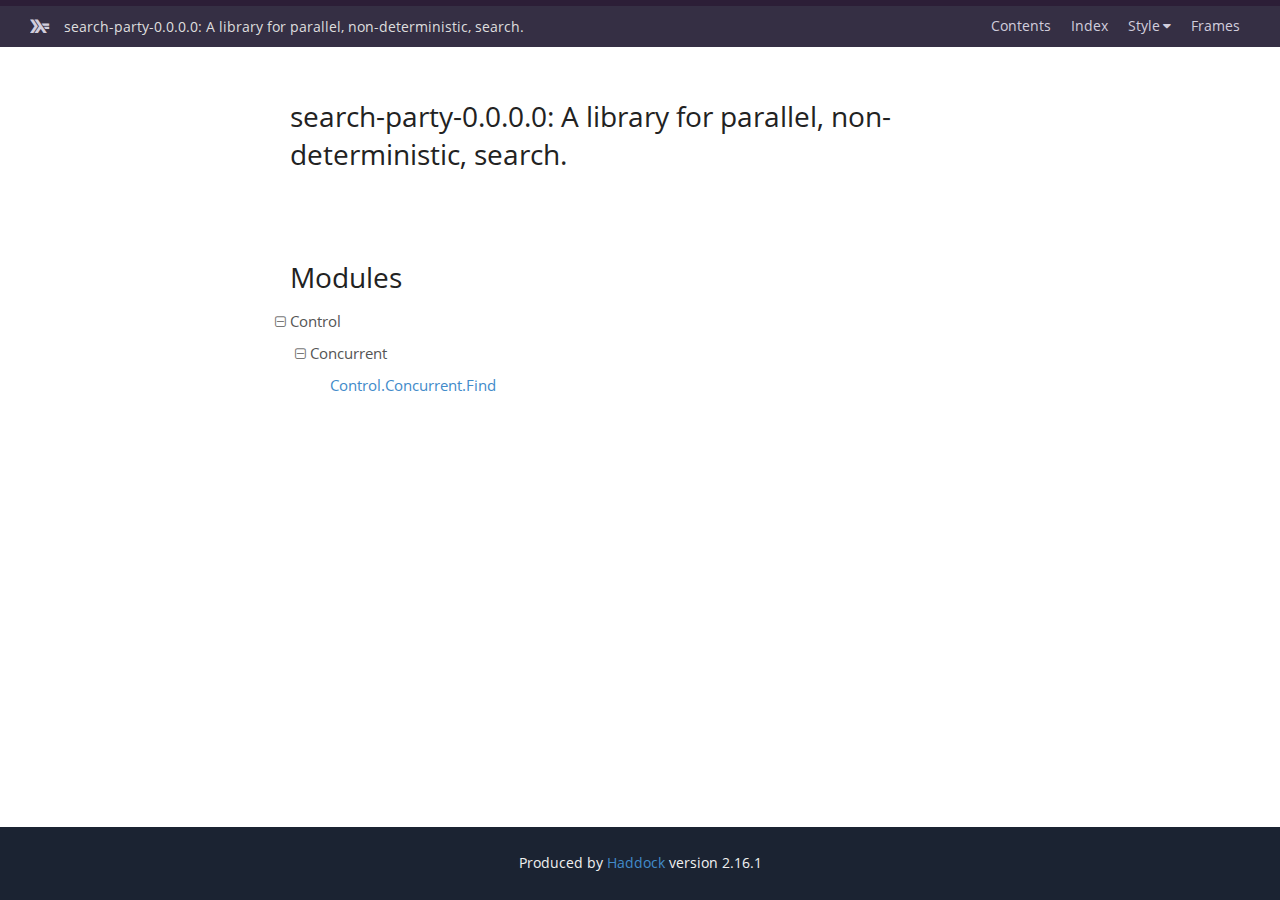
<file: index.html>
<!DOCTYPE html PUBLIC "-//W3C//DTD XHTML 1.0 Transitional//EN" "http://www.w3.org/TR/xhtml1/DTD/xhtml1-transitional.dtd"><html xmlns="http://www.w3.org/1999/xhtml"><head><meta http-equiv="Content-Type" content="text/html; charset=UTF-8" /><meta name="viewport" content="width=device-width, initial-scale=1.0" /><title>search-party-0.0.0.0: A library for parallel, non-deterministic, search.</title><link href="purity.css" rel="stylesheet" type="text/css" title="Purity" /><link href="ocean.css" rel="alternate stylesheet" type="text/css" title="Ocean" /><link href="xhaddock.css" rel="alternate stylesheet" type="text/css" title="Classic" /><script src="haddock-util.js" type="text/javascript"></script><script type="text/javascript">//<![CDATA[
window.onload = function () {pageLoad();};
//]]>
</script></head><body><div class="section" id="package-header"><ul class="links" id="page-menu"><li><a href="index.html">Contents</a></li><li><a href="doc-index.html">Index</a></li></ul><p class="caption">search-party-0.0.0.0: A library for parallel, non-deterministic, search.</p></div><div id="content"><div class="section" id="description"><h1>search-party-0.0.0.0: A library for parallel, non-deterministic, search.</h1><div class="doc empty">&nbsp;</div></div><div class="section" id="module-list"><p class="caption">Modules</p><ul><li><span id="control.n.1" class="module collapser" onclick="toggleSection('n.1')">Control</span><ul id="section.n.1" class="show"><li><span id="control.n.1.1" class="module collapser" onclick="toggleSection('n.1.1')">Concurrent</span><ul id="section.n.1.1" class="show"><li><span class="module"><a href="Control-Concurrent-Find.html">Control.Concurrent.Find</a></span></li></ul></li></ul></li></ul></div></div><div class="section" id="footer"><p>Produced by <a href="http://www.haskell.org/haddock/">Haddock</a> version 2.16.1</p></div></body></html>
</file>
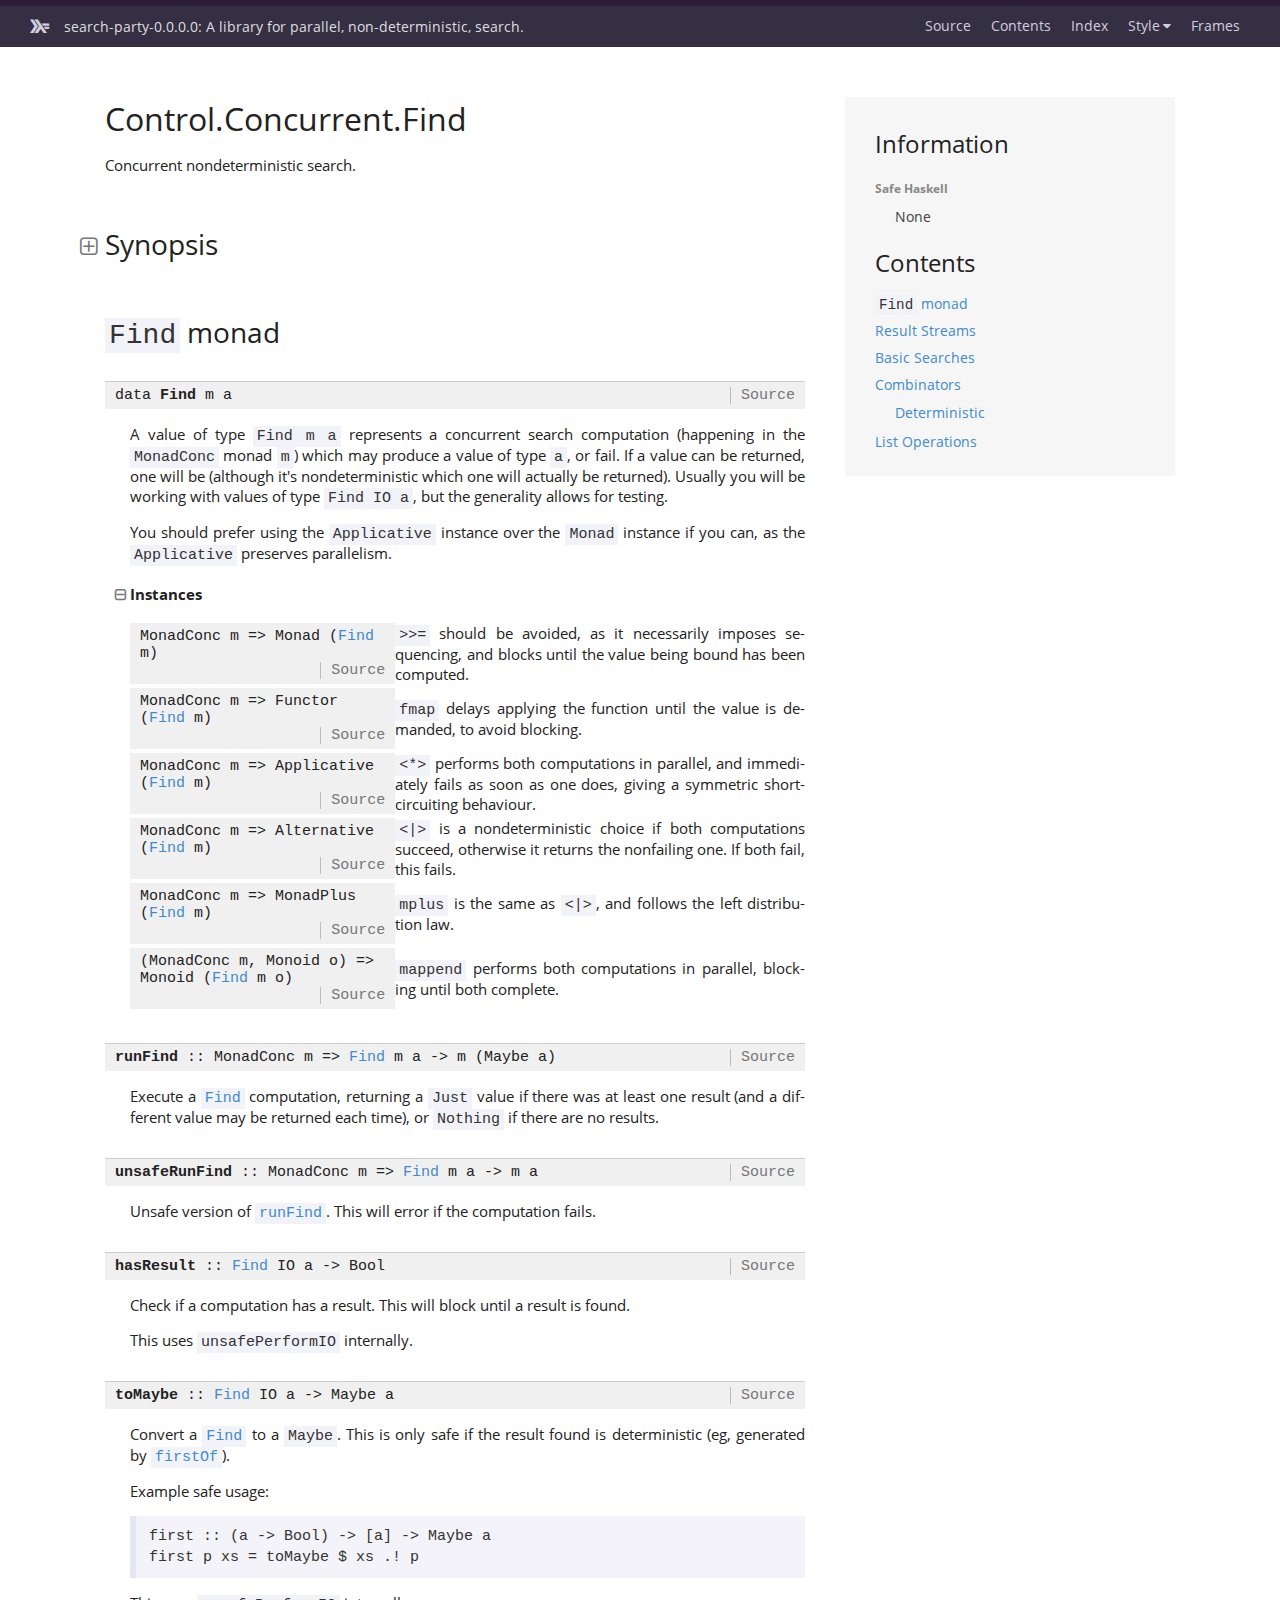
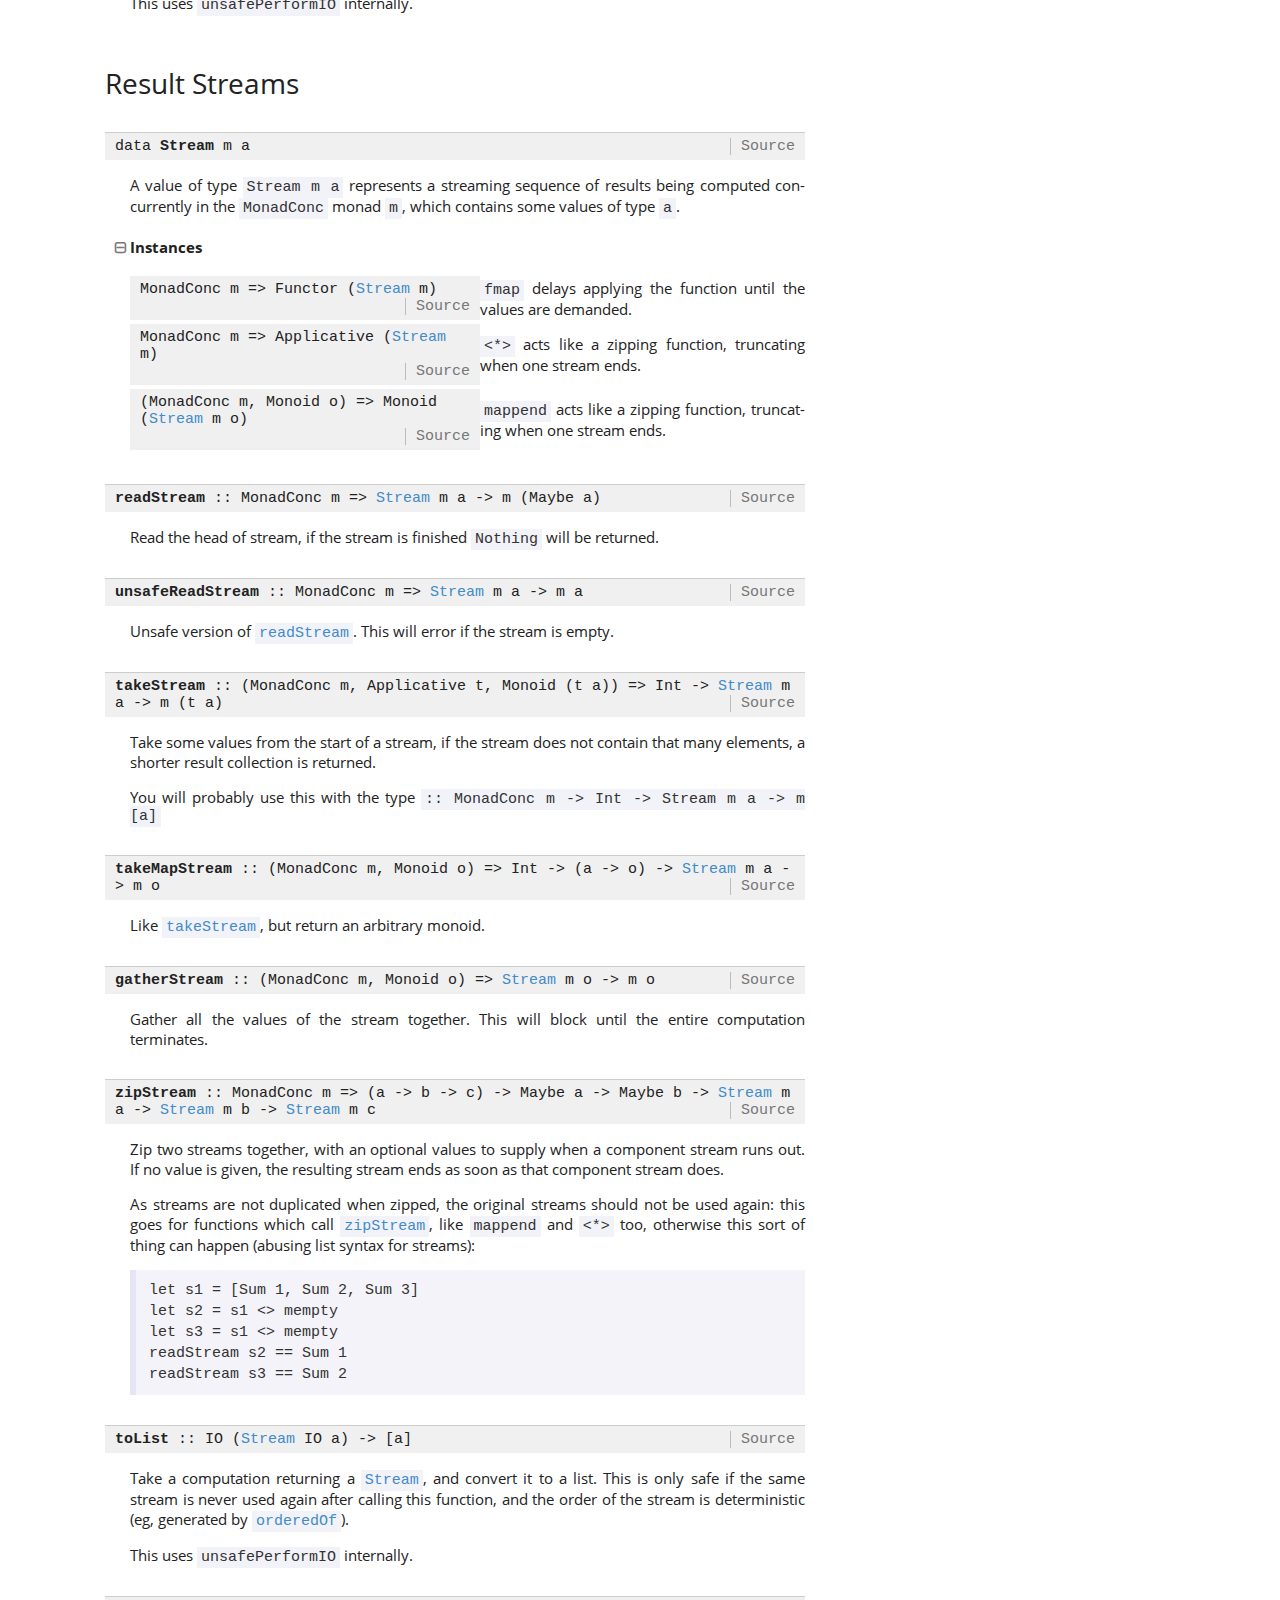
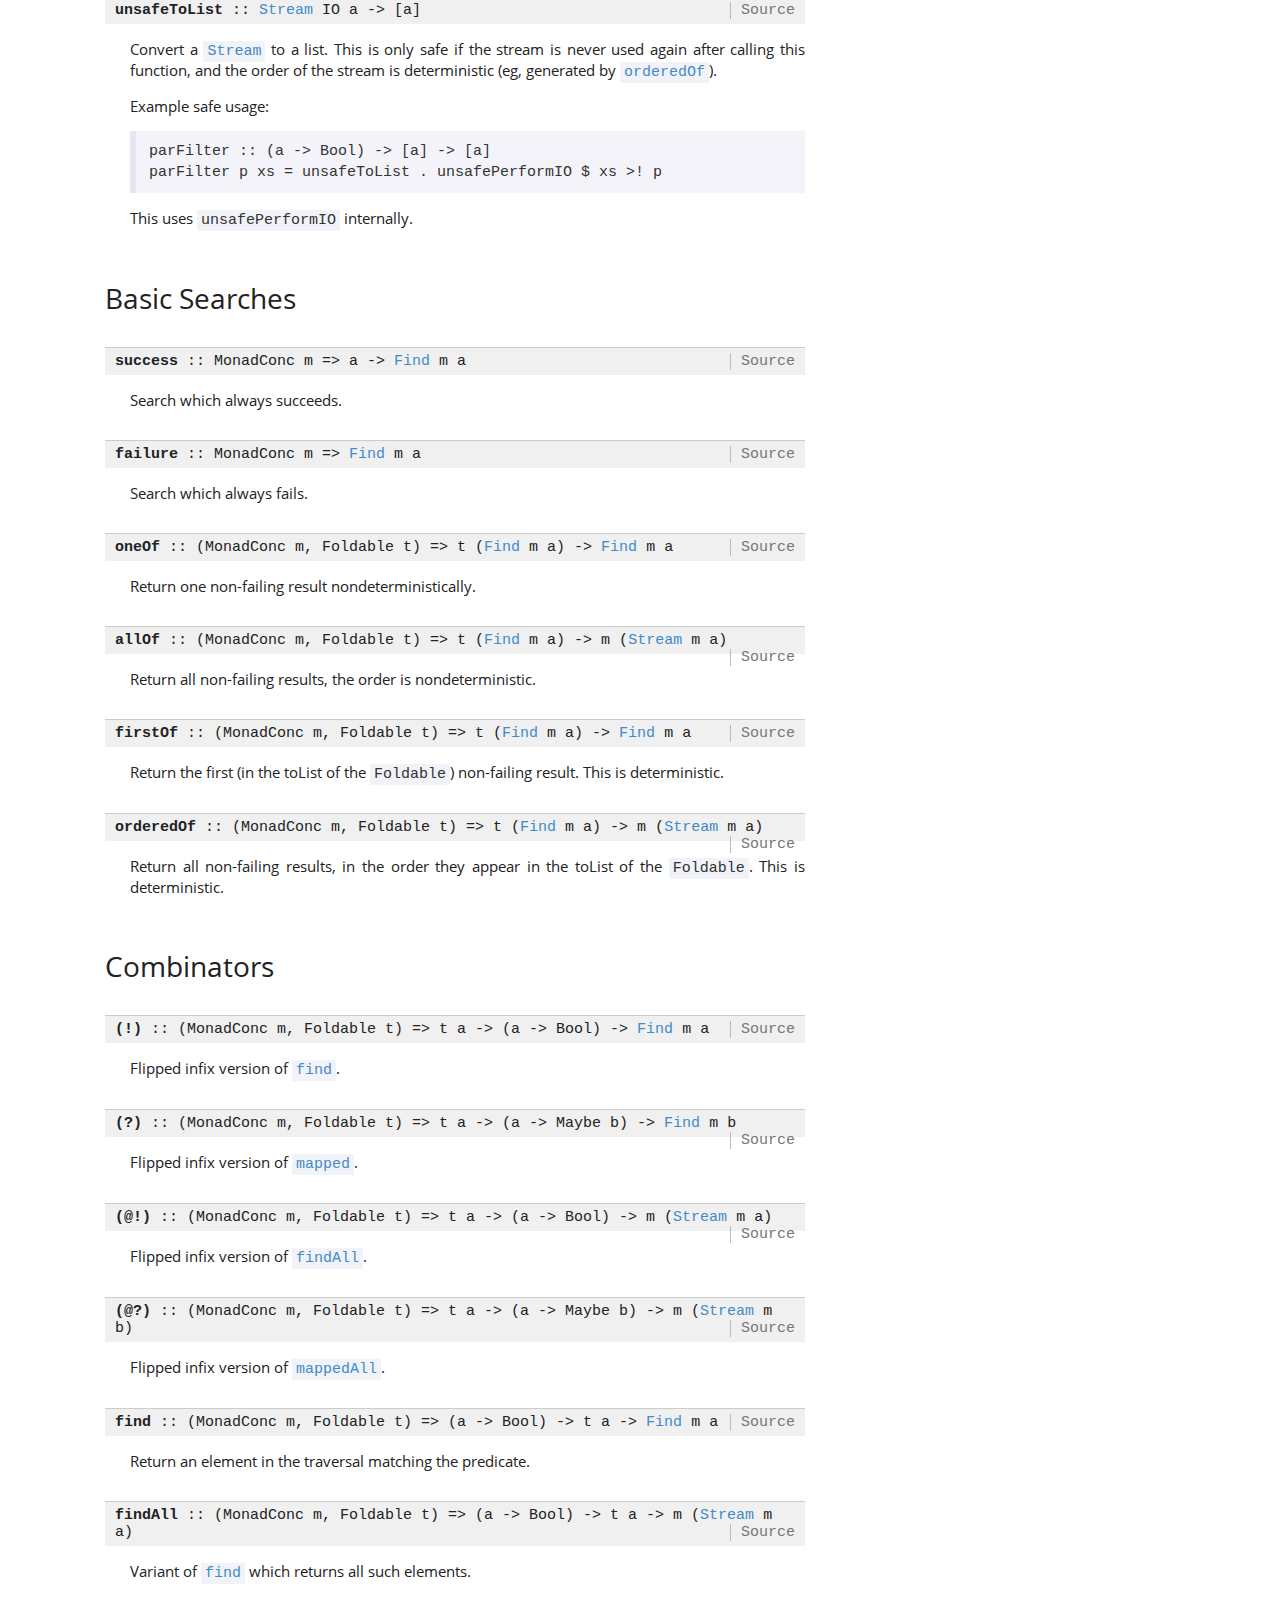
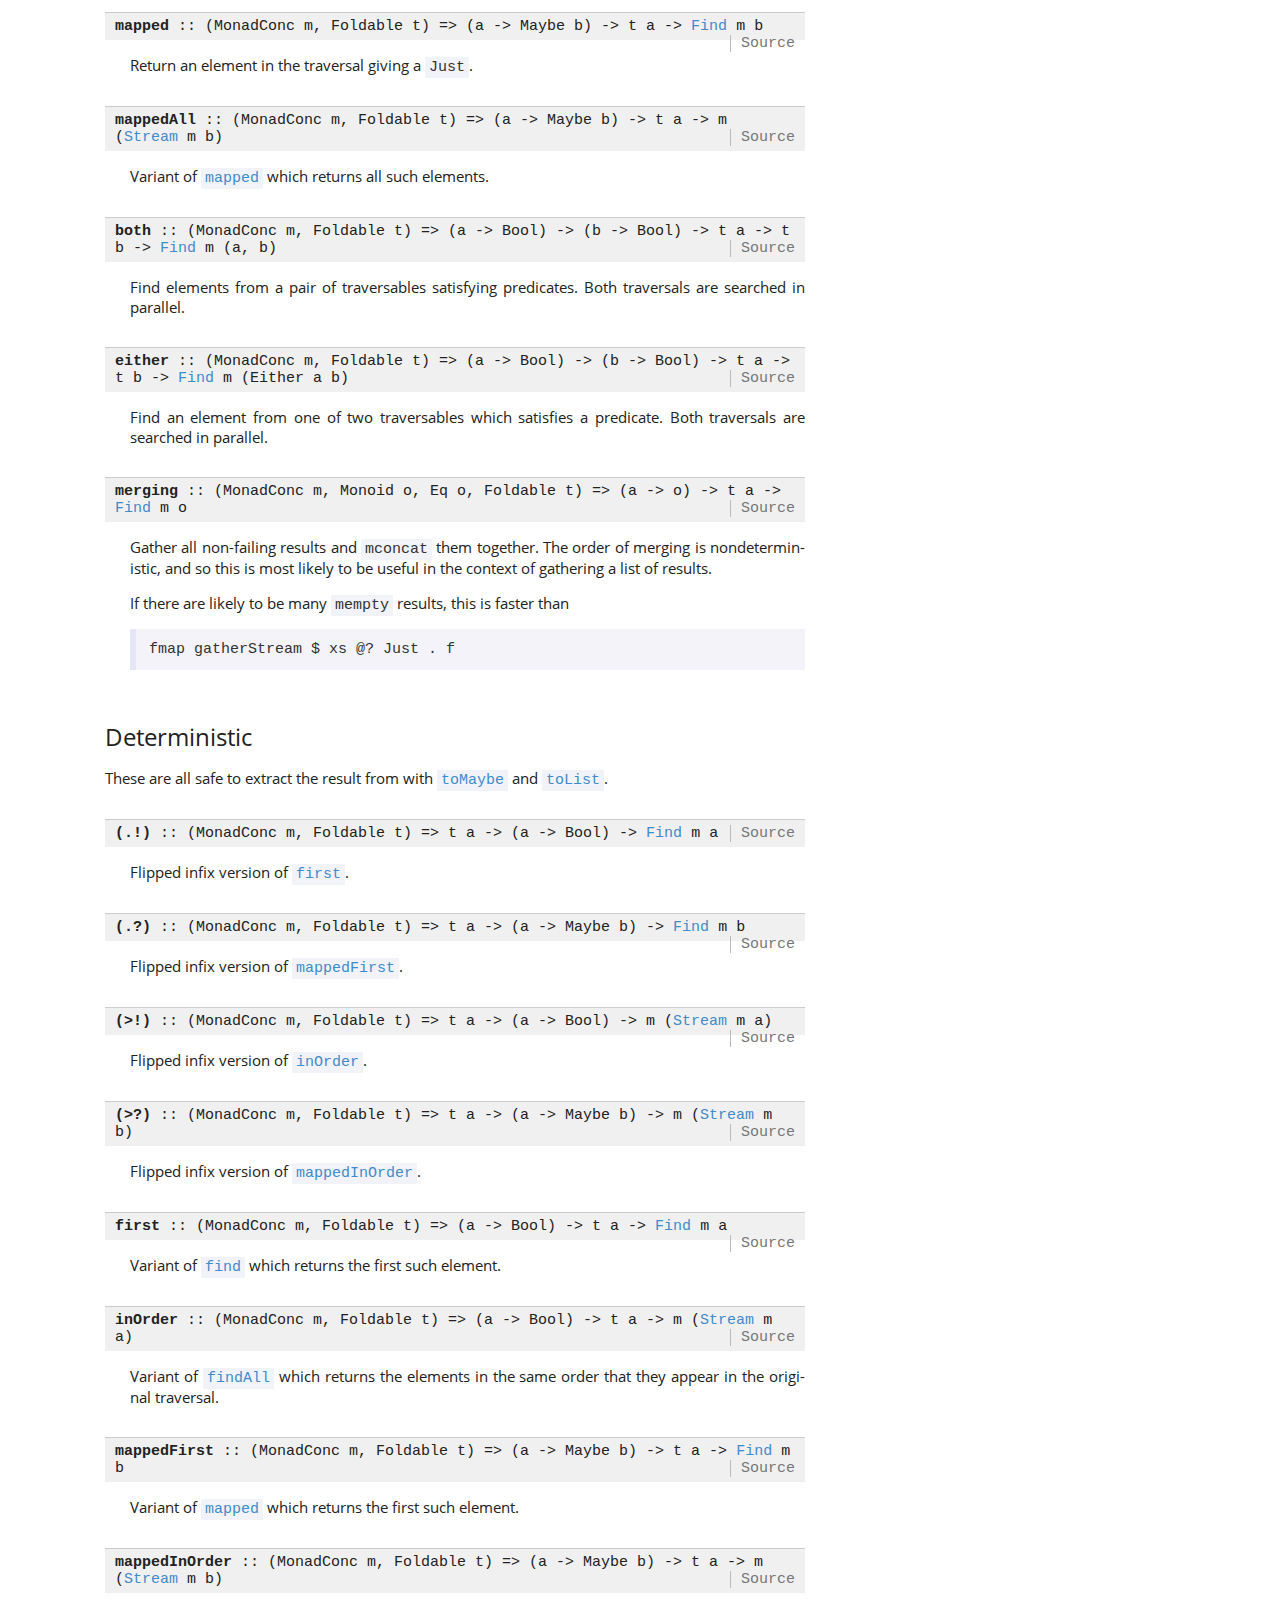
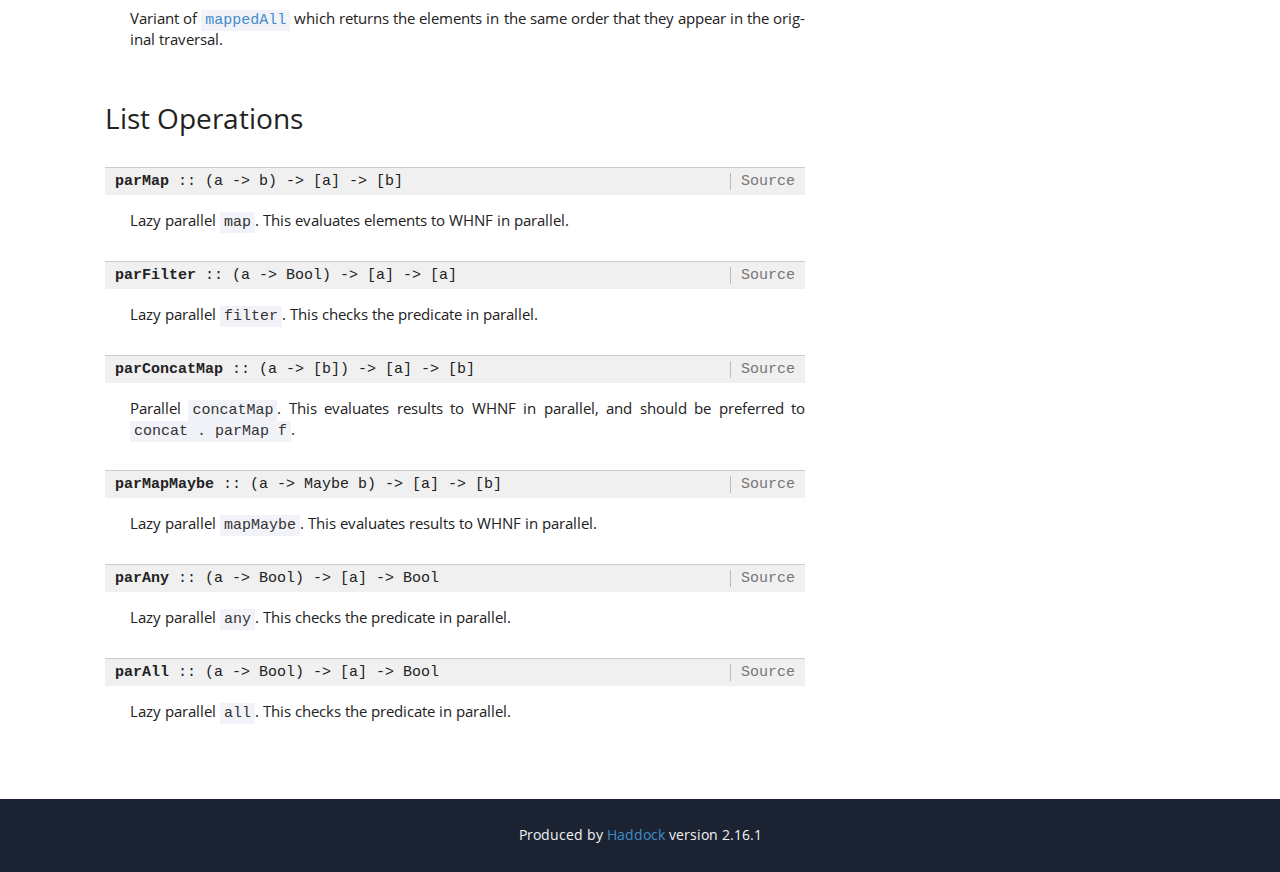
<file: Control-Concurrent-Find.html>
<!DOCTYPE html PUBLIC "-//W3C//DTD XHTML 1.0 Transitional//EN" "http://www.w3.org/TR/xhtml1/DTD/xhtml1-transitional.dtd"><html xmlns="http://www.w3.org/1999/xhtml"><head><meta http-equiv="Content-Type" content="text/html; charset=UTF-8" /><meta name="viewport" content="width=device-width, initial-scale=1.0" /><title>Control.Concurrent.Find</title><link href="purity.css" rel="stylesheet" type="text/css" title="Purity" /><link href="ocean.css" rel="alternate stylesheet" type="text/css" title="Ocean" /><link href="xhaddock.css" rel="alternate stylesheet" type="text/css" title="Classic" /><script src="haddock-util.js" type="text/javascript"></script><script type="text/javascript">//<![CDATA[
window.onload = function () {pageLoad();setSynopsis("mini_Control-Concurrent-Find.html");};
//]]>
</script></head><body><div class="section" id="package-header"><ul class="links" id="page-menu"><li><a href="http://barrucadu.github.io/search-party/source/Control-Concurrent-Find.html">Source</a></li><li><a href="index.html">Contents</a></li><li><a href="doc-index.html">Index</a></li></ul><p class="caption">search-party-0.0.0.0: A library for parallel, non-deterministic, search.</p></div><div id="content" class="has-sidebar"><h1 class="module-name">Control.Concurrent.Find</h1><div id="sidebar"><div class="section" id="module-info"><p class="caption">Information</p><table class="info"><tr><th>Safe Haskell</th><td>None</td></tr></table></div><div class="section" id="table-of-contents"><p class="caption">Contents</p><ul><li><a href="#g:1"><code>Find</code> monad</a></li><li><a href="#g:2">Result Streams</a></li><li><a href="#g:3">Basic Searches</a></li><li><a href="#g:4">Combinators</a><ul><li><a href="#g:5">Deterministic</a></li></ul></li><li><a href="#g:6">List Operations</a></li></ul></div></div><div class="section" id="description"><p class="caption">Description</p><div class="doc" lang="en"><p>Concurrent nondeterministic search.</p></div></div><div class="section" id="synopsis"><p id="control.syn" class="caption expander" onclick="toggleSection('syn')">Synopsis</p><ul id="section.syn" class="hide" onclick="toggleSection('syn')"><li class="src short"><span class="keyword">data</span> <a href="#t:Find">Find</a> m a</li><li class="src short"><a href="#v:runFind">runFind</a> :: MonadConc m =&gt; <a href="Control-Concurrent-Find.html#t:Find">Find</a> m a -&gt; m (Maybe a)</li><li class="src short"><a href="#v:unsafeRunFind">unsafeRunFind</a> :: MonadConc m =&gt; <a href="Control-Concurrent-Find.html#t:Find">Find</a> m a -&gt; m a</li><li class="src short"><a href="#v:hasResult">hasResult</a> :: <a href="Control-Concurrent-Find.html#t:Find">Find</a> IO a -&gt; Bool</li><li class="src short"><a href="#v:toMaybe">toMaybe</a> :: <a href="Control-Concurrent-Find.html#t:Find">Find</a> IO a -&gt; Maybe a</li><li class="src short"><span class="keyword">data</span> <a href="#t:Stream">Stream</a> m a</li><li class="src short"><a href="#v:readStream">readStream</a> :: MonadConc m =&gt; <a href="Control-Concurrent-Find.html#t:Stream">Stream</a> m a -&gt; m (Maybe a)</li><li class="src short"><a href="#v:unsafeReadStream">unsafeReadStream</a> :: MonadConc m =&gt; <a href="Control-Concurrent-Find.html#t:Stream">Stream</a> m a -&gt; m a</li><li class="src short"><a href="#v:takeStream">takeStream</a> :: (MonadConc m, Applicative t, Monoid (t a)) =&gt; Int -&gt; <a href="Control-Concurrent-Find.html#t:Stream">Stream</a> m a -&gt; m (t a)</li><li class="src short"><a href="#v:takeMapStream">takeMapStream</a> :: (MonadConc m, Monoid o) =&gt; Int -&gt; (a -&gt; o) -&gt; <a href="Control-Concurrent-Find.html#t:Stream">Stream</a> m a -&gt; m o</li><li class="src short"><a href="#v:gatherStream">gatherStream</a> :: (MonadConc m, Monoid o) =&gt; <a href="Control-Concurrent-Find.html#t:Stream">Stream</a> m o -&gt; m o</li><li class="src short"><a href="#v:zipStream">zipStream</a> :: MonadConc m =&gt; (a -&gt; b -&gt; c) -&gt; Maybe a -&gt; Maybe b -&gt; <a href="Control-Concurrent-Find.html#t:Stream">Stream</a> m a -&gt; <a href="Control-Concurrent-Find.html#t:Stream">Stream</a> m b -&gt; <a href="Control-Concurrent-Find.html#t:Stream">Stream</a> m c</li><li class="src short"><a href="#v:toList">toList</a> :: IO (<a href="Control-Concurrent-Find.html#t:Stream">Stream</a> IO a) -&gt; [a]</li><li class="src short"><a href="#v:unsafeToList">unsafeToList</a> :: <a href="Control-Concurrent-Find.html#t:Stream">Stream</a> IO a -&gt; [a]</li><li class="src short"><a href="#v:success">success</a> :: MonadConc m =&gt; a -&gt; <a href="Control-Concurrent-Find.html#t:Find">Find</a> m a</li><li class="src short"><a href="#v:failure">failure</a> :: MonadConc m =&gt; <a href="Control-Concurrent-Find.html#t:Find">Find</a> m a</li><li class="src short"><a href="#v:oneOf">oneOf</a> :: (MonadConc m, Foldable t) =&gt; t (<a href="Control-Concurrent-Find.html#t:Find">Find</a> m a) -&gt; <a href="Control-Concurrent-Find.html#t:Find">Find</a> m a</li><li class="src short"><a href="#v:allOf">allOf</a> :: (MonadConc m, Foldable t) =&gt; t (<a href="Control-Concurrent-Find.html#t:Find">Find</a> m a) -&gt; m (<a href="Control-Concurrent-Find.html#t:Stream">Stream</a> m a)</li><li class="src short"><a href="#v:firstOf">firstOf</a> :: (MonadConc m, Foldable t) =&gt; t (<a href="Control-Concurrent-Find.html#t:Find">Find</a> m a) -&gt; <a href="Control-Concurrent-Find.html#t:Find">Find</a> m a</li><li class="src short"><a href="#v:orderedOf">orderedOf</a> :: (MonadConc m, Foldable t) =&gt; t (<a href="Control-Concurrent-Find.html#t:Find">Find</a> m a) -&gt; m (<a href="Control-Concurrent-Find.html#t:Stream">Stream</a> m a)</li><li class="src short"><a href="#v:-33-">(!)</a> :: (MonadConc m, Foldable t) =&gt; t a -&gt; (a -&gt; Bool) -&gt; <a href="Control-Concurrent-Find.html#t:Find">Find</a> m a</li><li class="src short"><a href="#v:-63-">(?)</a> :: (MonadConc m, Foldable t) =&gt; t a -&gt; (a -&gt; Maybe b) -&gt; <a href="Control-Concurrent-Find.html#t:Find">Find</a> m b</li><li class="src short"><a href="#v:-64--33-">(@!)</a> :: (MonadConc m, Foldable t) =&gt; t a -&gt; (a -&gt; Bool) -&gt; m (<a href="Control-Concurrent-Find.html#t:Stream">Stream</a> m a)</li><li class="src short"><a href="#v:-64--63-">(@?)</a> :: (MonadConc m, Foldable t) =&gt; t a -&gt; (a -&gt; Maybe b) -&gt; m (<a href="Control-Concurrent-Find.html#t:Stream">Stream</a> m b)</li><li class="src short"><a href="#v:find">find</a> :: (MonadConc m, Foldable t) =&gt; (a -&gt; Bool) -&gt; t a -&gt; <a href="Control-Concurrent-Find.html#t:Find">Find</a> m a</li><li class="src short"><a href="#v:findAll">findAll</a> :: (MonadConc m, Foldable t) =&gt; (a -&gt; Bool) -&gt; t a -&gt; m (<a href="Control-Concurrent-Find.html#t:Stream">Stream</a> m a)</li><li class="src short"><a href="#v:mapped">mapped</a> :: (MonadConc m, Foldable t) =&gt; (a -&gt; Maybe b) -&gt; t a -&gt; <a href="Control-Concurrent-Find.html#t:Find">Find</a> m b</li><li class="src short"><a href="#v:mappedAll">mappedAll</a> :: (MonadConc m, Foldable t) =&gt; (a -&gt; Maybe b) -&gt; t a -&gt; m (<a href="Control-Concurrent-Find.html#t:Stream">Stream</a> m b)</li><li class="src short"><a href="#v:both">both</a> :: (MonadConc m, Foldable t) =&gt; (a -&gt; Bool) -&gt; (b -&gt; Bool) -&gt; t a -&gt; t b -&gt; <a href="Control-Concurrent-Find.html#t:Find">Find</a> m (a, b)</li><li class="src short"><a href="#v:either">either</a> :: (MonadConc m, Foldable t) =&gt; (a -&gt; Bool) -&gt; (b -&gt; Bool) -&gt; t a -&gt; t b -&gt; <a href="Control-Concurrent-Find.html#t:Find">Find</a> m (Either a b)</li><li class="src short"><a href="#v:merging">merging</a> :: (MonadConc m, Monoid o, Eq o, Foldable t) =&gt; (a -&gt; o) -&gt; t a -&gt; <a href="Control-Concurrent-Find.html#t:Find">Find</a> m o</li><li class="src short"><a href="#v:.-33-">(.!)</a> :: (MonadConc m, Foldable t) =&gt; t a -&gt; (a -&gt; Bool) -&gt; <a href="Control-Concurrent-Find.html#t:Find">Find</a> m a</li><li class="src short"><a href="#v:.-63-">(.?)</a> :: (MonadConc m, Foldable t) =&gt; t a -&gt; (a -&gt; Maybe b) -&gt; <a href="Control-Concurrent-Find.html#t:Find">Find</a> m b</li><li class="src short"><a href="#v:-62--33-">(&gt;!)</a> :: (MonadConc m, Foldable t) =&gt; t a -&gt; (a -&gt; Bool) -&gt; m (<a href="Control-Concurrent-Find.html#t:Stream">Stream</a> m a)</li><li class="src short"><a href="#v:-62--63-">(&gt;?)</a> :: (MonadConc m, Foldable t) =&gt; t a -&gt; (a -&gt; Maybe b) -&gt; m (<a href="Control-Concurrent-Find.html#t:Stream">Stream</a> m b)</li><li class="src short"><a href="#v:first">first</a> :: (MonadConc m, Foldable t) =&gt; (a -&gt; Bool) -&gt; t a -&gt; <a href="Control-Concurrent-Find.html#t:Find">Find</a> m a</li><li class="src short"><a href="#v:inOrder">inOrder</a> :: (MonadConc m, Foldable t) =&gt; (a -&gt; Bool) -&gt; t a -&gt; m (<a href="Control-Concurrent-Find.html#t:Stream">Stream</a> m a)</li><li class="src short"><a href="#v:mappedFirst">mappedFirst</a> :: (MonadConc m, Foldable t) =&gt; (a -&gt; Maybe b) -&gt; t a -&gt; <a href="Control-Concurrent-Find.html#t:Find">Find</a> m b</li><li class="src short"><a href="#v:mappedInOrder">mappedInOrder</a> :: (MonadConc m, Foldable t) =&gt; (a -&gt; Maybe b) -&gt; t a -&gt; m (<a href="Control-Concurrent-Find.html#t:Stream">Stream</a> m b)</li><li class="src short"><a href="#v:parMap">parMap</a> :: (a -&gt; b) -&gt; [a] -&gt; [b]</li><li class="src short"><a href="#v:parFilter">parFilter</a> :: (a -&gt; Bool) -&gt; [a] -&gt; [a]</li><li class="src short"><a href="#v:parConcatMap">parConcatMap</a> :: (a -&gt; [b]) -&gt; [a] -&gt; [b]</li><li class="src short"><a href="#v:parMapMaybe">parMapMaybe</a> :: (a -&gt; Maybe b) -&gt; [a] -&gt; [b]</li><li class="src short"><a href="#v:parAny">parAny</a> :: (a -&gt; Bool) -&gt; [a] -&gt; Bool</li><li class="src short"><a href="#v:parAll">parAll</a> :: (a -&gt; Bool) -&gt; [a] -&gt; Bool</li></ul></div><div class="section" id="interface"><h1 id="g:1"><code>Find</code> monad</h1><div class="top"><p class="src"><span class="keyword">data</span> <a name="t:Find" class="def">Find</a> m a <a href="http://barrucadu.github.io/search-party/source/Control-Concurrent-Find.html#Find" class="link">Source</a></p><div class="doc" lang="en"><p>A value of type <code>Find m a</code> represents a concurrent search
 computation (happening in the <code>MonadConc</code> monad <code>m</code>) which may
 produce a value of type <code>a</code>, or fail. If a value can be returned,
 one will be (although it's nondeterministic which one will actually
 be returned). Usually you will be working with values of type <code>Find
 IO a</code>, but the generality allows for testing.</p><p>You should prefer using the <code>Applicative</code> instance over the <code>Monad</code>
 instance if you can, as the <code>Applicative</code> preserves parallelism.</p></div><div class="subs instances"><p id="control.i:Find" class="caption collapser" onclick="toggleSection('i:Find')">Instances</p><div id="section.i:Find" class="show"><table><tr><td class="src clearfix"><span class="inst-left">MonadConc m =&gt; Monad (<a href="Control-Concurrent-Find.html#t:Find">Find</a> m)</span> <a href="http://barrucadu.github.io/search-party/source/Control-Concurrent-Find.html#line-107" class="link">Source</a></td><td class="doc" lang="en"><p><code>&gt;&gt;=</code> should be avoided, as it necessarily imposes sequencing,
 and blocks until the value being bound has been computed.</p></td></tr><tr><td class="src clearfix"><span class="inst-left">MonadConc m =&gt; Functor (<a href="Control-Concurrent-Find.html#t:Find">Find</a> m)</span> <a href="http://barrucadu.github.io/search-party/source/Control-Concurrent-Find.html#line-70" class="link">Source</a></td><td class="doc" lang="en"><p><code>fmap</code> delays applying the function until the value is demanded,
 to avoid blocking.</p></td></tr><tr><td class="src clearfix"><span class="inst-left">MonadConc m =&gt; Applicative (<a href="Control-Concurrent-Find.html#t:Find">Find</a> m)</span> <a href="http://barrucadu.github.io/search-party/source/Control-Concurrent-Find.html#line-81" class="link">Source</a></td><td class="doc" lang="en"><p><code>&lt;*&gt;</code> performs both computations in parallel, and immediately
 fails as soon as one does, giving a symmetric short-circuiting
 behaviour.</p></td></tr><tr><td class="src clearfix"><span class="inst-left">MonadConc m =&gt; Alternative (<a href="Control-Concurrent-Find.html#t:Find">Find</a> m)</span> <a href="http://barrucadu.github.io/search-party/source/Control-Concurrent-Find.html#line-122" class="link">Source</a></td><td class="doc" lang="en"><p><code>&lt;|&gt;</code> is a nondeterministic choice if both computations succeed,
 otherwise it returns the nonfailing one. If both fail, this fails.</p></td></tr><tr><td class="src clearfix"><span class="inst-left">MonadConc m =&gt; MonadPlus (<a href="Control-Concurrent-Find.html#t:Find">Find</a> m)</span> <a href="http://barrucadu.github.io/search-party/source/Control-Concurrent-Find.html#line-128" class="link">Source</a></td><td class="doc" lang="en"><p><code>mplus</code> is the same as <code>&lt;|&gt;</code>, and follows the left distribution
 law.</p></td></tr><tr><td class="src clearfix"><span class="inst-left">(MonadConc m, Monoid o) =&gt; Monoid (<a href="Control-Concurrent-Find.html#t:Find">Find</a> m o)</span> <a href="http://barrucadu.github.io/search-party/source/Control-Concurrent-Find.html#line-134" class="link">Source</a></td><td class="doc" lang="en"><p><code>mappend</code> performs both computations in parallel, blocking until
 both complete.</p></td></tr></table></div></div></div><div class="top"><p class="src"><a name="v:runFind" class="def">runFind</a> :: MonadConc m =&gt; <a href="Control-Concurrent-Find.html#t:Find">Find</a> m a -&gt; m (Maybe a) <a href="http://barrucadu.github.io/search-party/source/Control-Concurrent-Find.html#runFind" class="link">Source</a></p><div class="doc" lang="en"><p>Execute a <code><a href="Control-Concurrent-Find.html#t:Find">Find</a></code> computation, returning a <code>Just</code> value if there
 was at least one result (and a different value may be returned each
 time), or <code>Nothing</code> if there are no results.</p></div></div><div class="top"><p class="src"><a name="v:unsafeRunFind" class="def">unsafeRunFind</a> :: MonadConc m =&gt; <a href="Control-Concurrent-Find.html#t:Find">Find</a> m a -&gt; m a <a href="http://barrucadu.github.io/search-party/source/Control-Concurrent-Find.html#unsafeRunFind" class="link">Source</a></p><div class="doc" lang="en"><p>Unsafe version of <code><a href="Control-Concurrent-Find.html#v:runFind">runFind</a></code>. This will error if the computation
 fails.</p></div></div><div class="top"><p class="src"><a name="v:hasResult" class="def">hasResult</a> :: <a href="Control-Concurrent-Find.html#t:Find">Find</a> IO a -&gt; Bool <a href="http://barrucadu.github.io/search-party/source/Control-Concurrent-Find.html#hasResult" class="link">Source</a></p><div class="doc" lang="en"><p>Check if a computation has a result. This will block until a
 result is found.</p><p>This uses <code>unsafePerformIO</code> internally.</p></div></div><div class="top"><p class="src"><a name="v:toMaybe" class="def">toMaybe</a> :: <a href="Control-Concurrent-Find.html#t:Find">Find</a> IO a -&gt; Maybe a <a href="http://barrucadu.github.io/search-party/source/Control-Concurrent-Find.html#toMaybe" class="link">Source</a></p><div class="doc" lang="en"><p>Convert a <code><a href="Control-Concurrent-Find.html#t:Find">Find</a></code> to a <code>Maybe</code>. This is only safe if the result
 found is deterministic (eg, generated by <code><a href="Control-Concurrent-Find.html#v:firstOf">firstOf</a></code>).</p><p>Example safe usage:</p><pre>first :: (a -&gt; Bool) -&gt; [a] -&gt; Maybe a
first p xs = toMaybe $ xs .! p</pre><p>This uses <code>unsafePerformIO</code> internally.</p></div></div><h1 id="g:2">Result Streams</h1><div class="top"><p class="src"><span class="keyword">data</span> <a name="t:Stream" class="def">Stream</a> m a <a href="http://barrucadu.github.io/search-party/source/Control-Concurrent-Find.html#Stream" class="link">Source</a></p><div class="doc" lang="en"><p>A value of type <code>Stream m a</code> represents a streaming sequence of
 results being computed concurrently in the <code>MonadConc</code> monad <code>m</code>,
 which contains some values of type <code>a</code>.</p></div><div class="subs instances"><p id="control.i:Stream" class="caption collapser" onclick="toggleSection('i:Stream')">Instances</p><div id="section.i:Stream" class="show"><table><tr><td class="src clearfix"><span class="inst-left">MonadConc m =&gt; Functor (<a href="Control-Concurrent-Find.html#t:Stream">Stream</a> m)</span> <a href="http://barrucadu.github.io/search-party/source/Control-Concurrent-Find.html#line-75" class="link">Source</a></td><td class="doc" lang="en"><p><code>fmap</code> delays applying the function until the values are
 demanded.</p></td></tr><tr><td class="src clearfix"><span class="inst-left">MonadConc m =&gt; Applicative (<a href="Control-Concurrent-Find.html#t:Stream">Stream</a> m)</span> <a href="http://barrucadu.github.io/search-party/source/Control-Concurrent-Find.html#line-101" class="link">Source</a></td><td class="doc" lang="en"><p><code>&lt;*&gt;</code> acts like a zipping function, truncating when one stream
 ends.</p></td></tr><tr><td class="src clearfix"><span class="inst-left">(MonadConc m, Monoid o) =&gt; Monoid (<a href="Control-Concurrent-Find.html#t:Stream">Stream</a> m o)</span> <a href="http://barrucadu.github.io/search-party/source/Control-Concurrent-Find.html#line-151" class="link">Source</a></td><td class="doc" lang="en"><p><code>mappend</code> acts like a zipping function, truncating when one
 stream ends.</p></td></tr></table></div></div></div><div class="top"><p class="src"><a name="v:readStream" class="def">readStream</a> :: MonadConc m =&gt; <a href="Control-Concurrent-Find.html#t:Stream">Stream</a> m a -&gt; m (Maybe a) <a href="http://barrucadu.github.io/search-party/source/Control-Concurrent-Find.html#readStream" class="link">Source</a></p><div class="doc" lang="en"><p>Read the head of stream, if the stream is finished <code>Nothing</code> will
 be returned.</p></div></div><div class="top"><p class="src"><a name="v:unsafeReadStream" class="def">unsafeReadStream</a> :: MonadConc m =&gt; <a href="Control-Concurrent-Find.html#t:Stream">Stream</a> m a -&gt; m a <a href="http://barrucadu.github.io/search-party/source/Control-Concurrent-Find.html#unsafeReadStream" class="link">Source</a></p><div class="doc" lang="en"><p>Unsafe version of <code><a href="Control-Concurrent-Find.html#v:readStream">readStream</a></code>. This will error if the stream is
 empty.</p></div></div><div class="top"><p class="src"><a name="v:takeStream" class="def">takeStream</a> :: (MonadConc m, Applicative t, Monoid (t a)) =&gt; Int -&gt; <a href="Control-Concurrent-Find.html#t:Stream">Stream</a> m a -&gt; m (t a) <a href="http://barrucadu.github.io/search-party/source/Control-Concurrent-Find.html#takeStream" class="link">Source</a></p><div class="doc" lang="en"><p>Take some values from the start of a stream, if the stream does
 not contain that many elements, a shorter result collection is
 returned.</p><p>You will probably use this with the type <code>:: MonadConc m -&gt; Int -&gt; Stream m a -&gt; m [a]</code></p></div></div><div class="top"><p class="src"><a name="v:takeMapStream" class="def">takeMapStream</a> :: (MonadConc m, Monoid o) =&gt; Int -&gt; (a -&gt; o) -&gt; <a href="Control-Concurrent-Find.html#t:Stream">Stream</a> m a -&gt; m o <a href="http://barrucadu.github.io/search-party/source/Control-Concurrent-Find.html#takeMapStream" class="link">Source</a></p><div class="doc" lang="en"><p>Like <code><a href="Control-Concurrent-Find.html#v:takeStream">takeStream</a></code>, but return an arbitrary monoid.</p></div></div><div class="top"><p class="src"><a name="v:gatherStream" class="def">gatherStream</a> :: (MonadConc m, Monoid o) =&gt; <a href="Control-Concurrent-Find.html#t:Stream">Stream</a> m o -&gt; m o <a href="http://barrucadu.github.io/search-party/source/Control-Concurrent-Find.html#gatherStream" class="link">Source</a></p><div class="doc" lang="en"><p>Gather all the values of the stream together. This will block
 until the entire computation terminates.</p></div></div><div class="top"><p class="src"><a name="v:zipStream" class="def">zipStream</a> :: MonadConc m =&gt; (a -&gt; b -&gt; c) -&gt; Maybe a -&gt; Maybe b -&gt; <a href="Control-Concurrent-Find.html#t:Stream">Stream</a> m a -&gt; <a href="Control-Concurrent-Find.html#t:Stream">Stream</a> m b -&gt; <a href="Control-Concurrent-Find.html#t:Stream">Stream</a> m c <a href="http://barrucadu.github.io/search-party/source/Control-Concurrent-Find.html#zipStream" class="link">Source</a></p><div class="doc" lang="en"><p>Zip two streams together, with an optional values to supply when
 a component stream runs out. If no value is given, the resulting
 stream ends as soon as that component stream does.</p><p>As streams are not duplicated when zipped, the original streams
 should not be used again: this goes for functions which call
 <code><a href="Control-Concurrent-Find.html#v:zipStream">zipStream</a></code>, like <code>mappend</code> and <code>&lt;*&gt;</code> too, otherwise this sort of
 thing can happen (abusing list syntax for streams):</p><pre>let s1 = [Sum 1, Sum 2, Sum 3]
let s2 = s1 &lt;&gt; mempty
let s3 = s1 &lt;&gt; mempty
readStream s2 == Sum 1
readStream s3 == Sum 2</pre></div></div><div class="top"><p class="src"><a name="v:toList" class="def">toList</a> :: IO (<a href="Control-Concurrent-Find.html#t:Stream">Stream</a> IO a) -&gt; [a] <a href="http://barrucadu.github.io/search-party/source/Control-Concurrent-Find.html#toList" class="link">Source</a></p><div class="doc" lang="en"><p>Take a computation returning a <code><a href="Control-Concurrent-Find.html#t:Stream">Stream</a></code>, and convert it to a
 list. This is only safe if the same stream is never used again
 after calling this function, and the order of the stream is
 deterministic (eg, generated by <code><a href="Control-Concurrent-Find.html#v:orderedOf">orderedOf</a></code>).</p><p>This uses <code>unsafePerformIO</code> internally.</p></div></div><div class="top"><p class="src"><a name="v:unsafeToList" class="def">unsafeToList</a> :: <a href="Control-Concurrent-Find.html#t:Stream">Stream</a> IO a -&gt; [a] <a href="http://barrucadu.github.io/search-party/source/Control-Concurrent-Find.html#unsafeToList" class="link">Source</a></p><div class="doc" lang="en"><p>Convert a <code><a href="Control-Concurrent-Find.html#t:Stream">Stream</a></code> to a list. This is only safe if the stream is
 never used again after calling this function, and the order of the
 stream is deterministic (eg, generated by <code><a href="Control-Concurrent-Find.html#v:orderedOf">orderedOf</a></code>).</p><p>Example safe usage:</p><pre>parFilter :: (a -&gt; Bool) -&gt; [a] -&gt; [a]
parFilter p xs = unsafeToList . unsafePerformIO $ xs &gt;! p</pre><p>This uses <code>unsafePerformIO</code> internally.</p></div></div><h1 id="g:3">Basic Searches</h1><div class="top"><p class="src"><a name="v:success" class="def">success</a> :: MonadConc m =&gt; a -&gt; <a href="Control-Concurrent-Find.html#t:Find">Find</a> m a <a href="http://barrucadu.github.io/search-party/source/Control-Concurrent-Find.html#success" class="link">Source</a></p><div class="doc" lang="en"><p>Search which always succeeds.</p></div></div><div class="top"><p class="src"><a name="v:failure" class="def">failure</a> :: MonadConc m =&gt; <a href="Control-Concurrent-Find.html#t:Find">Find</a> m a <a href="http://barrucadu.github.io/search-party/source/Control-Concurrent-Find.html#failure" class="link">Source</a></p><div class="doc" lang="en"><p>Search which always fails.</p></div></div><div class="top"><p class="src"><a name="v:oneOf" class="def">oneOf</a> :: (MonadConc m, Foldable t) =&gt; t (<a href="Control-Concurrent-Find.html#t:Find">Find</a> m a) -&gt; <a href="Control-Concurrent-Find.html#t:Find">Find</a> m a <a href="http://barrucadu.github.io/search-party/source/Control-Concurrent-Find.html#oneOf" class="link">Source</a></p><div class="doc" lang="en"><p>Return one non-failing result nondeterministically.</p></div></div><div class="top"><p class="src"><a name="v:allOf" class="def">allOf</a> :: (MonadConc m, Foldable t) =&gt; t (<a href="Control-Concurrent-Find.html#t:Find">Find</a> m a) -&gt; m (<a href="Control-Concurrent-Find.html#t:Stream">Stream</a> m a) <a href="http://barrucadu.github.io/search-party/source/Control-Concurrent-Find.html#allOf" class="link">Source</a></p><div class="doc" lang="en"><p>Return all non-failing results, the order is nondeterministic.</p></div></div><div class="top"><p class="src"><a name="v:firstOf" class="def">firstOf</a> :: (MonadConc m, Foldable t) =&gt; t (<a href="Control-Concurrent-Find.html#t:Find">Find</a> m a) -&gt; <a href="Control-Concurrent-Find.html#t:Find">Find</a> m a <a href="http://barrucadu.github.io/search-party/source/Control-Concurrent-Find.html#firstOf" class="link">Source</a></p><div class="doc" lang="en"><p>Return the first (in the toList of the <code>Foldable</code>) non-failing
 result. This is deterministic.</p></div></div><div class="top"><p class="src"><a name="v:orderedOf" class="def">orderedOf</a> :: (MonadConc m, Foldable t) =&gt; t (<a href="Control-Concurrent-Find.html#t:Find">Find</a> m a) -&gt; m (<a href="Control-Concurrent-Find.html#t:Stream">Stream</a> m a) <a href="http://barrucadu.github.io/search-party/source/Control-Concurrent-Find.html#orderedOf" class="link">Source</a></p><div class="doc" lang="en"><p>Return all non-failing results, in the order they appear in the
 toList of the <code>Foldable</code>. This is deterministic.</p></div></div><h1 id="g:4">Combinators</h1><div class="top"><p class="src"><a name="v:-33-" class="def">(!)</a> :: (MonadConc m, Foldable t) =&gt; t a -&gt; (a -&gt; Bool) -&gt; <a href="Control-Concurrent-Find.html#t:Find">Find</a> m a <a href="http://barrucadu.github.io/search-party/source/Control-Concurrent-Find.html#%21" class="link">Source</a></p><div class="doc" lang="en"><p>Flipped infix version of <code><a href="Control-Concurrent-Find.html#v:find">find</a></code>.</p></div></div><div class="top"><p class="src"><a name="v:-63-" class="def">(?)</a> :: (MonadConc m, Foldable t) =&gt; t a -&gt; (a -&gt; Maybe b) -&gt; <a href="Control-Concurrent-Find.html#t:Find">Find</a> m b <a href="http://barrucadu.github.io/search-party/source/Control-Concurrent-Find.html#%3F" class="link">Source</a></p><div class="doc" lang="en"><p>Flipped infix version of <code><a href="Control-Concurrent-Find.html#v:mapped">mapped</a></code>.</p></div></div><div class="top"><p class="src"><a name="v:-64--33-" class="def">(@!)</a> :: (MonadConc m, Foldable t) =&gt; t a -&gt; (a -&gt; Bool) -&gt; m (<a href="Control-Concurrent-Find.html#t:Stream">Stream</a> m a) <a href="http://barrucadu.github.io/search-party/source/Control-Concurrent-Find.html#%40%21" class="link">Source</a></p><div class="doc" lang="en"><p>Flipped infix version of <code><a href="Control-Concurrent-Find.html#v:findAll">findAll</a></code>.</p></div></div><div class="top"><p class="src"><a name="v:-64--63-" class="def">(@?)</a> :: (MonadConc m, Foldable t) =&gt; t a -&gt; (a -&gt; Maybe b) -&gt; m (<a href="Control-Concurrent-Find.html#t:Stream">Stream</a> m b) <a href="http://barrucadu.github.io/search-party/source/Control-Concurrent-Find.html#%40%3F" class="link">Source</a></p><div class="doc" lang="en"><p>Flipped infix version of <code><a href="Control-Concurrent-Find.html#v:mappedAll">mappedAll</a></code>.</p></div></div><div class="top"><p class="src"><a name="v:find" class="def">find</a> :: (MonadConc m, Foldable t) =&gt; (a -&gt; Bool) -&gt; t a -&gt; <a href="Control-Concurrent-Find.html#t:Find">Find</a> m a <a href="http://barrucadu.github.io/search-party/source/Control-Concurrent-Find.html#find" class="link">Source</a></p><div class="doc" lang="en"><p>Return an element in the traversal matching the predicate.</p></div></div><div class="top"><p class="src"><a name="v:findAll" class="def">findAll</a> :: (MonadConc m, Foldable t) =&gt; (a -&gt; Bool) -&gt; t a -&gt; m (<a href="Control-Concurrent-Find.html#t:Stream">Stream</a> m a) <a href="http://barrucadu.github.io/search-party/source/Control-Concurrent-Find.html#findAll" class="link">Source</a></p><div class="doc" lang="en"><p>Variant of <code><a href="Control-Concurrent-Find.html#v:find">find</a></code> which returns all such elements.</p></div></div><div class="top"><p class="src"><a name="v:mapped" class="def">mapped</a> :: (MonadConc m, Foldable t) =&gt; (a -&gt; Maybe b) -&gt; t a -&gt; <a href="Control-Concurrent-Find.html#t:Find">Find</a> m b <a href="http://barrucadu.github.io/search-party/source/Control-Concurrent-Find.html#mapped" class="link">Source</a></p><div class="doc" lang="en"><p>Return an element in the traversal giving a <code>Just</code>.</p></div></div><div class="top"><p class="src"><a name="v:mappedAll" class="def">mappedAll</a> :: (MonadConc m, Foldable t) =&gt; (a -&gt; Maybe b) -&gt; t a -&gt; m (<a href="Control-Concurrent-Find.html#t:Stream">Stream</a> m b) <a href="http://barrucadu.github.io/search-party/source/Control-Concurrent-Find.html#mappedAll" class="link">Source</a></p><div class="doc" lang="en"><p>Variant of <code><a href="Control-Concurrent-Find.html#v:mapped">mapped</a></code> which returns all such elements.</p></div></div><div class="top"><p class="src"><a name="v:both" class="def">both</a> :: (MonadConc m, Foldable t) =&gt; (a -&gt; Bool) -&gt; (b -&gt; Bool) -&gt; t a -&gt; t b -&gt; <a href="Control-Concurrent-Find.html#t:Find">Find</a> m (a, b) <a href="http://barrucadu.github.io/search-party/source/Control-Concurrent-Find.html#both" class="link">Source</a></p><div class="doc" lang="en"><p>Find elements from a pair of traversables satisfying
 predicates. Both traversals are searched in parallel.</p></div></div><div class="top"><p class="src"><a name="v:either" class="def">either</a> :: (MonadConc m, Foldable t) =&gt; (a -&gt; Bool) -&gt; (b -&gt; Bool) -&gt; t a -&gt; t b -&gt; <a href="Control-Concurrent-Find.html#t:Find">Find</a> m (Either a b) <a href="http://barrucadu.github.io/search-party/source/Control-Concurrent-Find.html#either" class="link">Source</a></p><div class="doc" lang="en"><p>Find an element from one of two traversables which satisfies a
 predicate. Both traversals are searched in parallel.</p></div></div><div class="top"><p class="src"><a name="v:merging" class="def">merging</a> :: (MonadConc m, Monoid o, Eq o, Foldable t) =&gt; (a -&gt; o) -&gt; t a -&gt; <a href="Control-Concurrent-Find.html#t:Find">Find</a> m o <a href="http://barrucadu.github.io/search-party/source/Control-Concurrent-Find.html#merging" class="link">Source</a></p><div class="doc" lang="en"><p>Gather all non-failing results and <code>mconcat</code> them together. The
 order of merging is nondeterministic, and so this is most likely to
 be useful in the context of gathering a list of results.</p><p>If there are likely to be many <code>mempty</code> results, this is faster
 than</p><pre>fmap gatherStream $ xs @? Just . f</pre></div></div><h2 id="g:5">Deterministic</h2><div class="doc" lang="en"><p>These are all safe to extract the result from with
 <code><a href="Control-Concurrent-Find.html#v:toMaybe">toMaybe</a></code> and <code><a href="Control-Concurrent-Find.html#v:toList">toList</a></code>.</p></div><div class="top"><p class="src"><a name="v:.-33-" class="def">(.!)</a> :: (MonadConc m, Foldable t) =&gt; t a -&gt; (a -&gt; Bool) -&gt; <a href="Control-Concurrent-Find.html#t:Find">Find</a> m a <a href="http://barrucadu.github.io/search-party/source/Control-Concurrent-Find.html#.%21" class="link">Source</a></p><div class="doc" lang="en"><p>Flipped infix version of <code><a href="Control-Concurrent-Find.html#v:first">first</a></code>.</p></div></div><div class="top"><p class="src"><a name="v:.-63-" class="def">(.?)</a> :: (MonadConc m, Foldable t) =&gt; t a -&gt; (a -&gt; Maybe b) -&gt; <a href="Control-Concurrent-Find.html#t:Find">Find</a> m b <a href="http://barrucadu.github.io/search-party/source/Control-Concurrent-Find.html#.%3F" class="link">Source</a></p><div class="doc" lang="en"><p>Flipped infix version of <code><a href="Control-Concurrent-Find.html#v:mappedFirst">mappedFirst</a></code>.</p></div></div><div class="top"><p class="src"><a name="v:-62--33-" class="def">(&gt;!)</a> :: (MonadConc m, Foldable t) =&gt; t a -&gt; (a -&gt; Bool) -&gt; m (<a href="Control-Concurrent-Find.html#t:Stream">Stream</a> m a) <a href="http://barrucadu.github.io/search-party/source/Control-Concurrent-Find.html#%3E%21" class="link">Source</a></p><div class="doc" lang="en"><p>Flipped infix version of <code><a href="Control-Concurrent-Find.html#v:inOrder">inOrder</a></code>.</p></div></div><div class="top"><p class="src"><a name="v:-62--63-" class="def">(&gt;?)</a> :: (MonadConc m, Foldable t) =&gt; t a -&gt; (a -&gt; Maybe b) -&gt; m (<a href="Control-Concurrent-Find.html#t:Stream">Stream</a> m b) <a href="http://barrucadu.github.io/search-party/source/Control-Concurrent-Find.html#%3E%3F" class="link">Source</a></p><div class="doc" lang="en"><p>Flipped infix version of <code><a href="Control-Concurrent-Find.html#v:mappedInOrder">mappedInOrder</a></code>.</p></div></div><div class="top"><p class="src"><a name="v:first" class="def">first</a> :: (MonadConc m, Foldable t) =&gt; (a -&gt; Bool) -&gt; t a -&gt; <a href="Control-Concurrent-Find.html#t:Find">Find</a> m a <a href="http://barrucadu.github.io/search-party/source/Control-Concurrent-Find.html#first" class="link">Source</a></p><div class="doc" lang="en"><p>Variant of <code><a href="Control-Concurrent-Find.html#v:find">find</a></code> which returns the first such element.</p></div></div><div class="top"><p class="src"><a name="v:inOrder" class="def">inOrder</a> :: (MonadConc m, Foldable t) =&gt; (a -&gt; Bool) -&gt; t a -&gt; m (<a href="Control-Concurrent-Find.html#t:Stream">Stream</a> m a) <a href="http://barrucadu.github.io/search-party/source/Control-Concurrent-Find.html#inOrder" class="link">Source</a></p><div class="doc" lang="en"><p>Variant of <code><a href="Control-Concurrent-Find.html#v:findAll">findAll</a></code> which returns the elements in the same order
 that they appear in the original traversal.</p></div></div><div class="top"><p class="src"><a name="v:mappedFirst" class="def">mappedFirst</a> :: (MonadConc m, Foldable t) =&gt; (a -&gt; Maybe b) -&gt; t a -&gt; <a href="Control-Concurrent-Find.html#t:Find">Find</a> m b <a href="http://barrucadu.github.io/search-party/source/Control-Concurrent-Find.html#mappedFirst" class="link">Source</a></p><div class="doc" lang="en"><p>Variant of <code><a href="Control-Concurrent-Find.html#v:mapped">mapped</a></code> which returns the first such element.</p></div></div><div class="top"><p class="src"><a name="v:mappedInOrder" class="def">mappedInOrder</a> :: (MonadConc m, Foldable t) =&gt; (a -&gt; Maybe b) -&gt; t a -&gt; m (<a href="Control-Concurrent-Find.html#t:Stream">Stream</a> m b) <a href="http://barrucadu.github.io/search-party/source/Control-Concurrent-Find.html#mappedInOrder" class="link">Source</a></p><div class="doc" lang="en"><p>Variant of <code><a href="Control-Concurrent-Find.html#v:mappedAll">mappedAll</a></code> which returns the elements in the same
 order that they appear in the original traversal.</p></div></div><h1 id="g:6">List Operations</h1><div class="top"><p class="src"><a name="v:parMap" class="def">parMap</a> :: (a -&gt; b) -&gt; [a] -&gt; [b] <a href="http://barrucadu.github.io/search-party/source/Control-Concurrent-Find.html#parMap" class="link">Source</a></p><div class="doc" lang="en"><p>Lazy parallel <code>map</code>. This evaluates elements to WHNF in parallel.</p></div></div><div class="top"><p class="src"><a name="v:parFilter" class="def">parFilter</a> :: (a -&gt; Bool) -&gt; [a] -&gt; [a] <a href="http://barrucadu.github.io/search-party/source/Control-Concurrent-Find.html#parFilter" class="link">Source</a></p><div class="doc" lang="en"><p>Lazy parallel <code>filter</code>. This checks the predicate in parallel.</p></div></div><div class="top"><p class="src"><a name="v:parConcatMap" class="def">parConcatMap</a> :: (a -&gt; [b]) -&gt; [a] -&gt; [b] <a href="http://barrucadu.github.io/search-party/source/Control-Concurrent-Find.html#parConcatMap" class="link">Source</a></p><div class="doc" lang="en"><p>Parallel <code>concatMap</code>. This evaluates results to WHNF in parallel,
 and should be preferred to <code>concat . parMap f</code>.</p></div></div><div class="top"><p class="src"><a name="v:parMapMaybe" class="def">parMapMaybe</a> :: (a -&gt; Maybe b) -&gt; [a] -&gt; [b] <a href="http://barrucadu.github.io/search-party/source/Control-Concurrent-Find.html#parMapMaybe" class="link">Source</a></p><div class="doc" lang="en"><p>Lazy parallel <code>mapMaybe</code>. This evaluates results to WHNF in
 parallel.</p></div></div><div class="top"><p class="src"><a name="v:parAny" class="def">parAny</a> :: (a -&gt; Bool) -&gt; [a] -&gt; Bool <a href="http://barrucadu.github.io/search-party/source/Control-Concurrent-Find.html#parAny" class="link">Source</a></p><div class="doc" lang="en"><p>Lazy parallel <code>any</code>. This checks the predicate in parallel.</p></div></div><div class="top"><p class="src"><a name="v:parAll" class="def">parAll</a> :: (a -&gt; Bool) -&gt; [a] -&gt; Bool <a href="http://barrucadu.github.io/search-party/source/Control-Concurrent-Find.html#parAll" class="link">Source</a></p><div class="doc" lang="en"><p>Lazy parallel <code>all</code>. This checks the predicate in parallel.</p></div></div></div></div><div class="section" id="footer"><p>Produced by <a href="http://www.haskell.org/haddock/">Haddock</a> version 2.16.1</p></div></body></html>
</file>
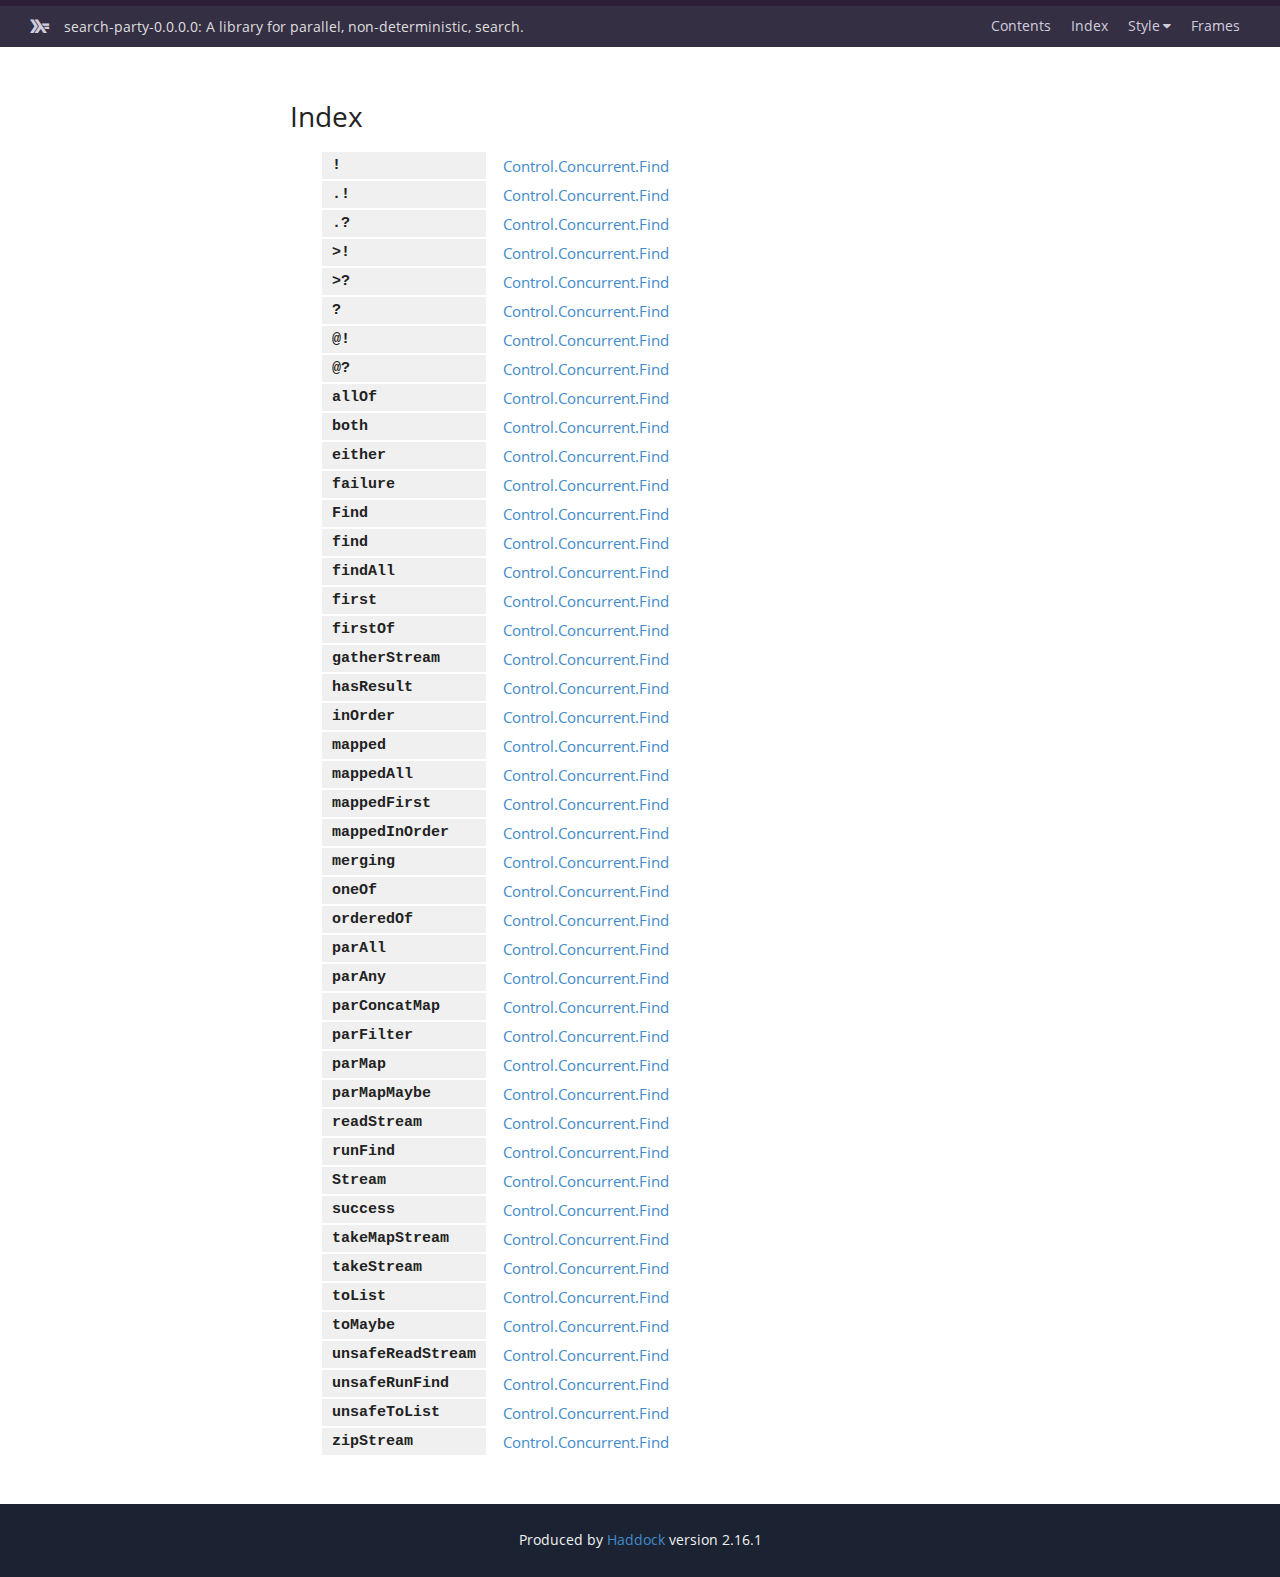
<file: doc-index.html>
<!DOCTYPE html PUBLIC "-//W3C//DTD XHTML 1.0 Transitional//EN" "http://www.w3.org/TR/xhtml1/DTD/xhtml1-transitional.dtd"><html xmlns="http://www.w3.org/1999/xhtml"><head><meta http-equiv="Content-Type" content="text/html; charset=UTF-8" /><meta name="viewport" content="width=device-width, initial-scale=1.0" /><title>search-party-0.0.0.0: A library for parallel, non-deterministic, search. (Index)</title><link href="purity.css" rel="stylesheet" type="text/css" title="Purity" /><link href="ocean.css" rel="alternate stylesheet" type="text/css" title="Ocean" /><link href="xhaddock.css" rel="alternate stylesheet" type="text/css" title="Classic" /><script src="haddock-util.js" type="text/javascript"></script><script type="text/javascript">//<![CDATA[
window.onload = function () {pageLoad();};
//]]>
</script></head><body><div class="section" id="package-header"><ul class="links" id="page-menu"><li><a href="index.html">Contents</a></li><li><a href="doc-index.html">Index</a></li></ul><p class="caption">search-party-0.0.0.0: A library for parallel, non-deterministic, search.</p></div><div id="content"><div class="section" id="index"><p class="caption">Index</p><table><tr><td class="src">!</td><td class="module"><a href="Control-Concurrent-Find.html#v:-33-">Control.Concurrent.Find</a></td></tr><tr><td class="src">.!</td><td class="module"><a href="Control-Concurrent-Find.html#v:.-33-">Control.Concurrent.Find</a></td></tr><tr><td class="src">.?</td><td class="module"><a href="Control-Concurrent-Find.html#v:.-63-">Control.Concurrent.Find</a></td></tr><tr><td class="src">&gt;!</td><td class="module"><a href="Control-Concurrent-Find.html#v:-62--33-">Control.Concurrent.Find</a></td></tr><tr><td class="src">&gt;?</td><td class="module"><a href="Control-Concurrent-Find.html#v:-62--63-">Control.Concurrent.Find</a></td></tr><tr><td class="src">?</td><td class="module"><a href="Control-Concurrent-Find.html#v:-63-">Control.Concurrent.Find</a></td></tr><tr><td class="src">@!</td><td class="module"><a href="Control-Concurrent-Find.html#v:-64--33-">Control.Concurrent.Find</a></td></tr><tr><td class="src">@?</td><td class="module"><a href="Control-Concurrent-Find.html#v:-64--63-">Control.Concurrent.Find</a></td></tr><tr><td class="src">allOf</td><td class="module"><a href="Control-Concurrent-Find.html#v:allOf">Control.Concurrent.Find</a></td></tr><tr><td class="src">both</td><td class="module"><a href="Control-Concurrent-Find.html#v:both">Control.Concurrent.Find</a></td></tr><tr><td class="src">either</td><td class="module"><a href="Control-Concurrent-Find.html#v:either">Control.Concurrent.Find</a></td></tr><tr><td class="src">failure</td><td class="module"><a href="Control-Concurrent-Find.html#v:failure">Control.Concurrent.Find</a></td></tr><tr><td class="src">Find</td><td class="module"><a href="Control-Concurrent-Find.html#t:Find">Control.Concurrent.Find</a></td></tr><tr><td class="src">find</td><td class="module"><a href="Control-Concurrent-Find.html#v:find">Control.Concurrent.Find</a></td></tr><tr><td class="src">findAll</td><td class="module"><a href="Control-Concurrent-Find.html#v:findAll">Control.Concurrent.Find</a></td></tr><tr><td class="src">first</td><td class="module"><a href="Control-Concurrent-Find.html#v:first">Control.Concurrent.Find</a></td></tr><tr><td class="src">firstOf</td><td class="module"><a href="Control-Concurrent-Find.html#v:firstOf">Control.Concurrent.Find</a></td></tr><tr><td class="src">gatherStream</td><td class="module"><a href="Control-Concurrent-Find.html#v:gatherStream">Control.Concurrent.Find</a></td></tr><tr><td class="src">hasResult</td><td class="module"><a href="Control-Concurrent-Find.html#v:hasResult">Control.Concurrent.Find</a></td></tr><tr><td class="src">inOrder</td><td class="module"><a href="Control-Concurrent-Find.html#v:inOrder">Control.Concurrent.Find</a></td></tr><tr><td class="src">mapped</td><td class="module"><a href="Control-Concurrent-Find.html#v:mapped">Control.Concurrent.Find</a></td></tr><tr><td class="src">mappedAll</td><td class="module"><a href="Control-Concurrent-Find.html#v:mappedAll">Control.Concurrent.Find</a></td></tr><tr><td class="src">mappedFirst</td><td class="module"><a href="Control-Concurrent-Find.html#v:mappedFirst">Control.Concurrent.Find</a></td></tr><tr><td class="src">mappedInOrder</td><td class="module"><a href="Control-Concurrent-Find.html#v:mappedInOrder">Control.Concurrent.Find</a></td></tr><tr><td class="src">merging</td><td class="module"><a href="Control-Concurrent-Find.html#v:merging">Control.Concurrent.Find</a></td></tr><tr><td class="src">oneOf</td><td class="module"><a href="Control-Concurrent-Find.html#v:oneOf">Control.Concurrent.Find</a></td></tr><tr><td class="src">orderedOf</td><td class="module"><a href="Control-Concurrent-Find.html#v:orderedOf">Control.Concurrent.Find</a></td></tr><tr><td class="src">parAll</td><td class="module"><a href="Control-Concurrent-Find.html#v:parAll">Control.Concurrent.Find</a></td></tr><tr><td class="src">parAny</td><td class="module"><a href="Control-Concurrent-Find.html#v:parAny">Control.Concurrent.Find</a></td></tr><tr><td class="src">parConcatMap</td><td class="module"><a href="Control-Concurrent-Find.html#v:parConcatMap">Control.Concurrent.Find</a></td></tr><tr><td class="src">parFilter</td><td class="module"><a href="Control-Concurrent-Find.html#v:parFilter">Control.Concurrent.Find</a></td></tr><tr><td class="src">parMap</td><td class="module"><a href="Control-Concurrent-Find.html#v:parMap">Control.Concurrent.Find</a></td></tr><tr><td class="src">parMapMaybe</td><td class="module"><a href="Control-Concurrent-Find.html#v:parMapMaybe">Control.Concurrent.Find</a></td></tr><tr><td class="src">readStream</td><td class="module"><a href="Control-Concurrent-Find.html#v:readStream">Control.Concurrent.Find</a></td></tr><tr><td class="src">runFind</td><td class="module"><a href="Control-Concurrent-Find.html#v:runFind">Control.Concurrent.Find</a></td></tr><tr><td class="src">Stream</td><td class="module"><a href="Control-Concurrent-Find.html#t:Stream">Control.Concurrent.Find</a></td></tr><tr><td class="src">success</td><td class="module"><a href="Control-Concurrent-Find.html#v:success">Control.Concurrent.Find</a></td></tr><tr><td class="src">takeMapStream</td><td class="module"><a href="Control-Concurrent-Find.html#v:takeMapStream">Control.Concurrent.Find</a></td></tr><tr><td class="src">takeStream</td><td class="module"><a href="Control-Concurrent-Find.html#v:takeStream">Control.Concurrent.Find</a></td></tr><tr><td class="src">toList</td><td class="module"><a href="Control-Concurrent-Find.html#v:toList">Control.Concurrent.Find</a></td></tr><tr><td class="src">toMaybe</td><td class="module"><a href="Control-Concurrent-Find.html#v:toMaybe">Control.Concurrent.Find</a></td></tr><tr><td class="src">unsafeReadStream</td><td class="module"><a href="Control-Concurrent-Find.html#v:unsafeReadStream">Control.Concurrent.Find</a></td></tr><tr><td class="src">unsafeRunFind</td><td class="module"><a href="Control-Concurrent-Find.html#v:unsafeRunFind">Control.Concurrent.Find</a></td></tr><tr><td class="src">unsafeToList</td><td class="module"><a href="Control-Concurrent-Find.html#v:unsafeToList">Control.Concurrent.Find</a></td></tr><tr><td class="src">zipStream</td><td class="module"><a href="Control-Concurrent-Find.html#v:zipStream">Control.Concurrent.Find</a></td></tr></table></div></div><div class="section" id="footer"><p>Produced by <a href="http://www.haskell.org/haddock/">Haddock</a> version 2.16.1</p></div></body></html>
</file>
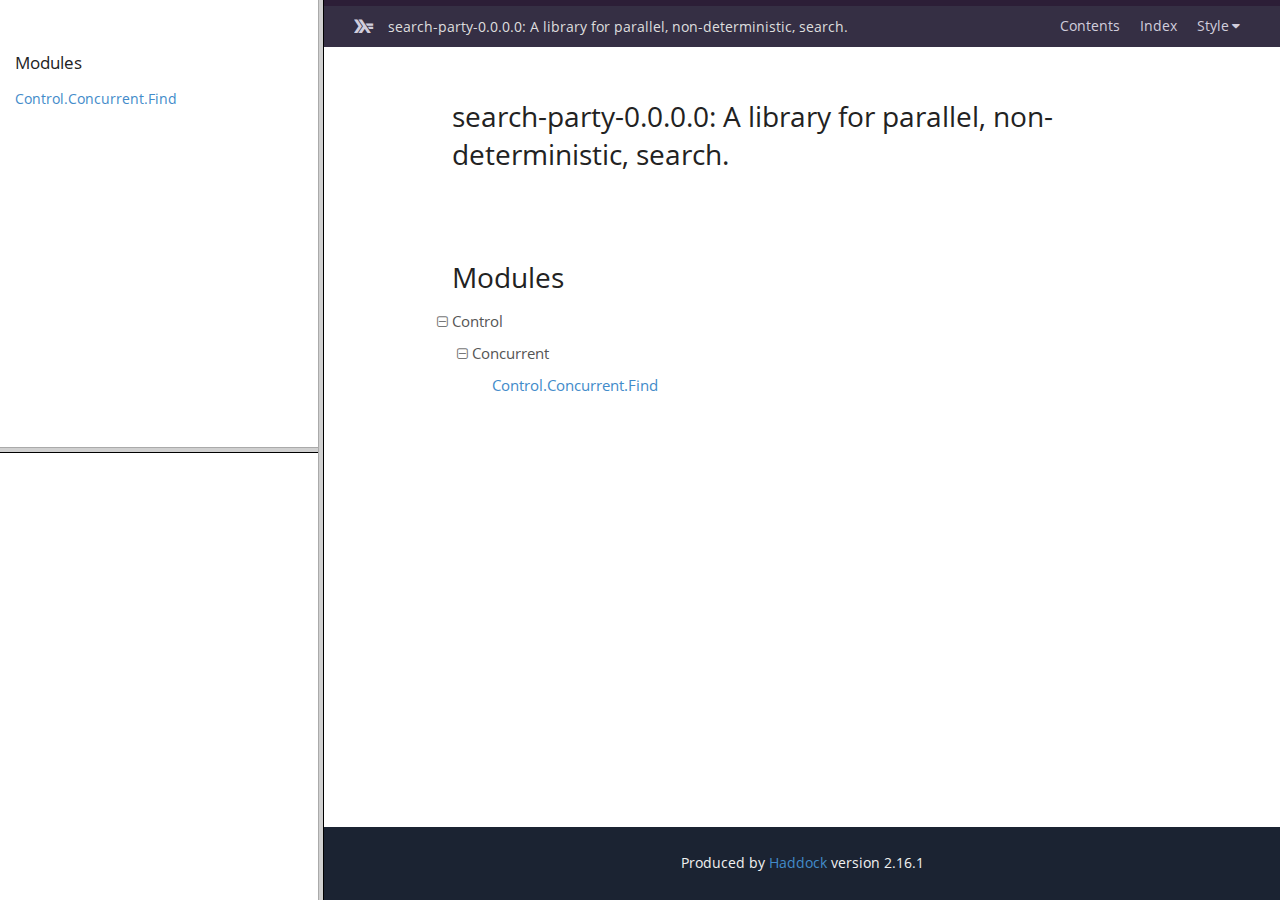
<file: frames.html>
<!DOCTYPE html 
     PUBLIC "-//W3C//DTD XHTML 1.0 Frameset//EN"
     "http://www.w3.org/TR/xhtml1/DTD/xhtml1-frameset.dtd">
<html xmlns="http://www.w3.org/1999/xhtml">
<head>
<title></title>
<script src="haddock-util.js" type="text/javascript"></script>
<script type="text/javascript"><!--
/*

  The synopsis frame needs to be updated using javascript, so we hide
  it by default and only show it if javascript is enabled.

  TODO: provide some means to disable it.
*/
function load() {
  var d = document.getElementById("inner-fs");
  d.rows = "50%,50%";
  postReframe();
}
--></script>
</head>
<frameset id="outer-fs" cols="25%,75%" onload="load()">
  <frameset id="inner-fs" rows="100%,0%">
    <frame src="index-frames.html" name="modules" />
    <frame src="" name="synopsis" />
  </frameset>
  <frame src="index.html" name="main" />
</frameset>
</html>
</file>
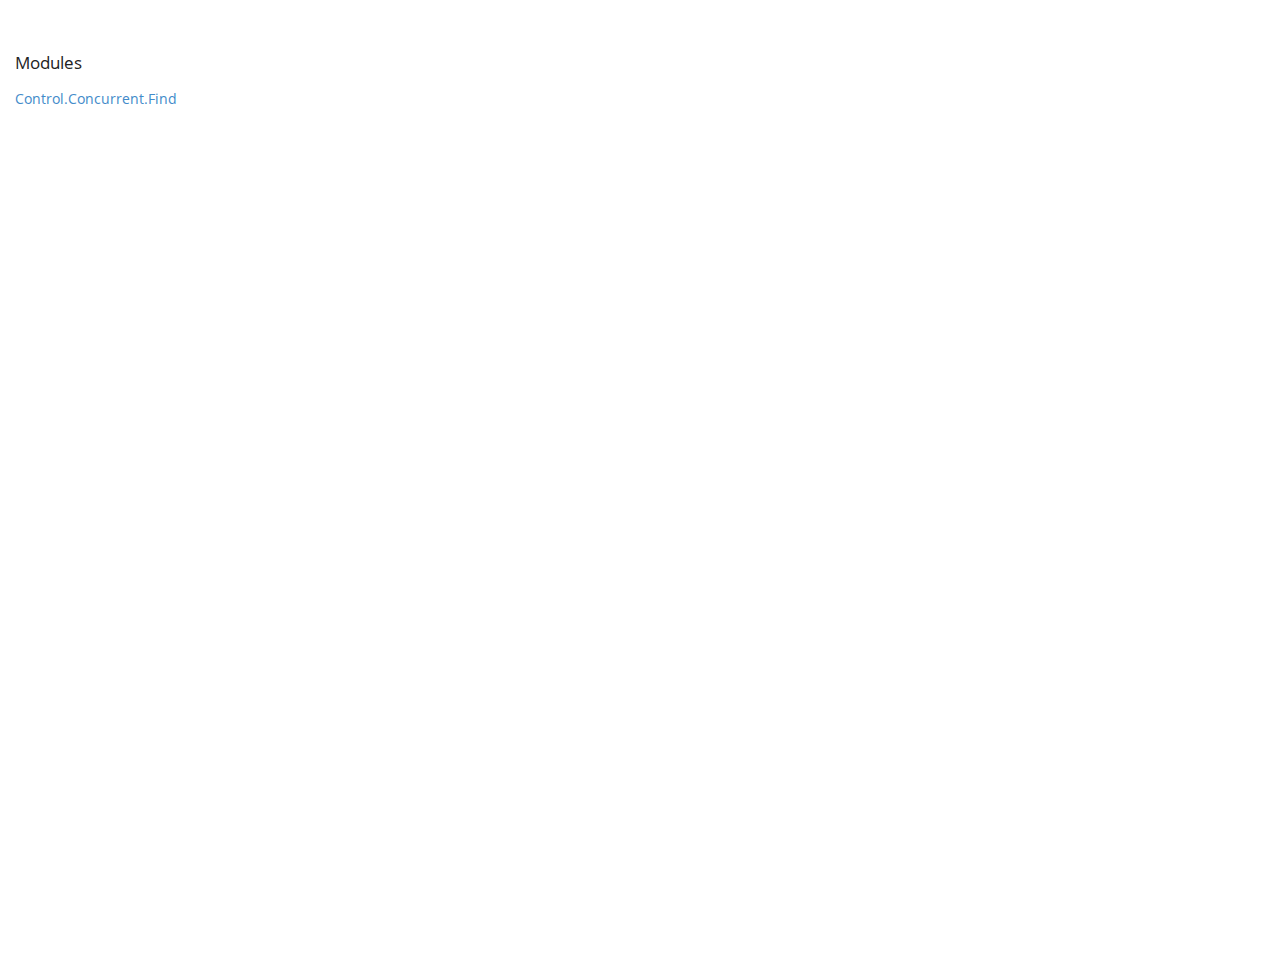
<file: index-frames.html>
<!DOCTYPE html PUBLIC "-//W3C//DTD XHTML 1.0 Transitional//EN" "http://www.w3.org/TR/xhtml1/DTD/xhtml1-transitional.dtd"><html xmlns="http://www.w3.org/1999/xhtml"><head><meta http-equiv="Content-Type" content="text/html; charset=UTF-8" /><meta name="viewport" content="width=device-width, initial-scale=1.0" /><title>search-party-0.0.0.0: A library for parallel, non-deterministic, search.</title><link href="purity.css" rel="stylesheet" type="text/css" title="Purity" /><link href="ocean.css" rel="alternate stylesheet" type="text/css" title="Ocean" /><link href="xhaddock.css" rel="alternate stylesheet" type="text/css" title="Classic" /><script src="haddock-util.js" type="text/javascript"></script><script type="text/javascript">//<![CDATA[
window.onload = function () {pageLoad();};
//]]>
</script></head><body id="mini"><div class="section" id="module-list"><p class="caption">Modules</p><ul><li class="module"><a href="Control-Concurrent-Find.html" target="main">Control.Concurrent.Find</a></li></ul></div></body></html>
</file>
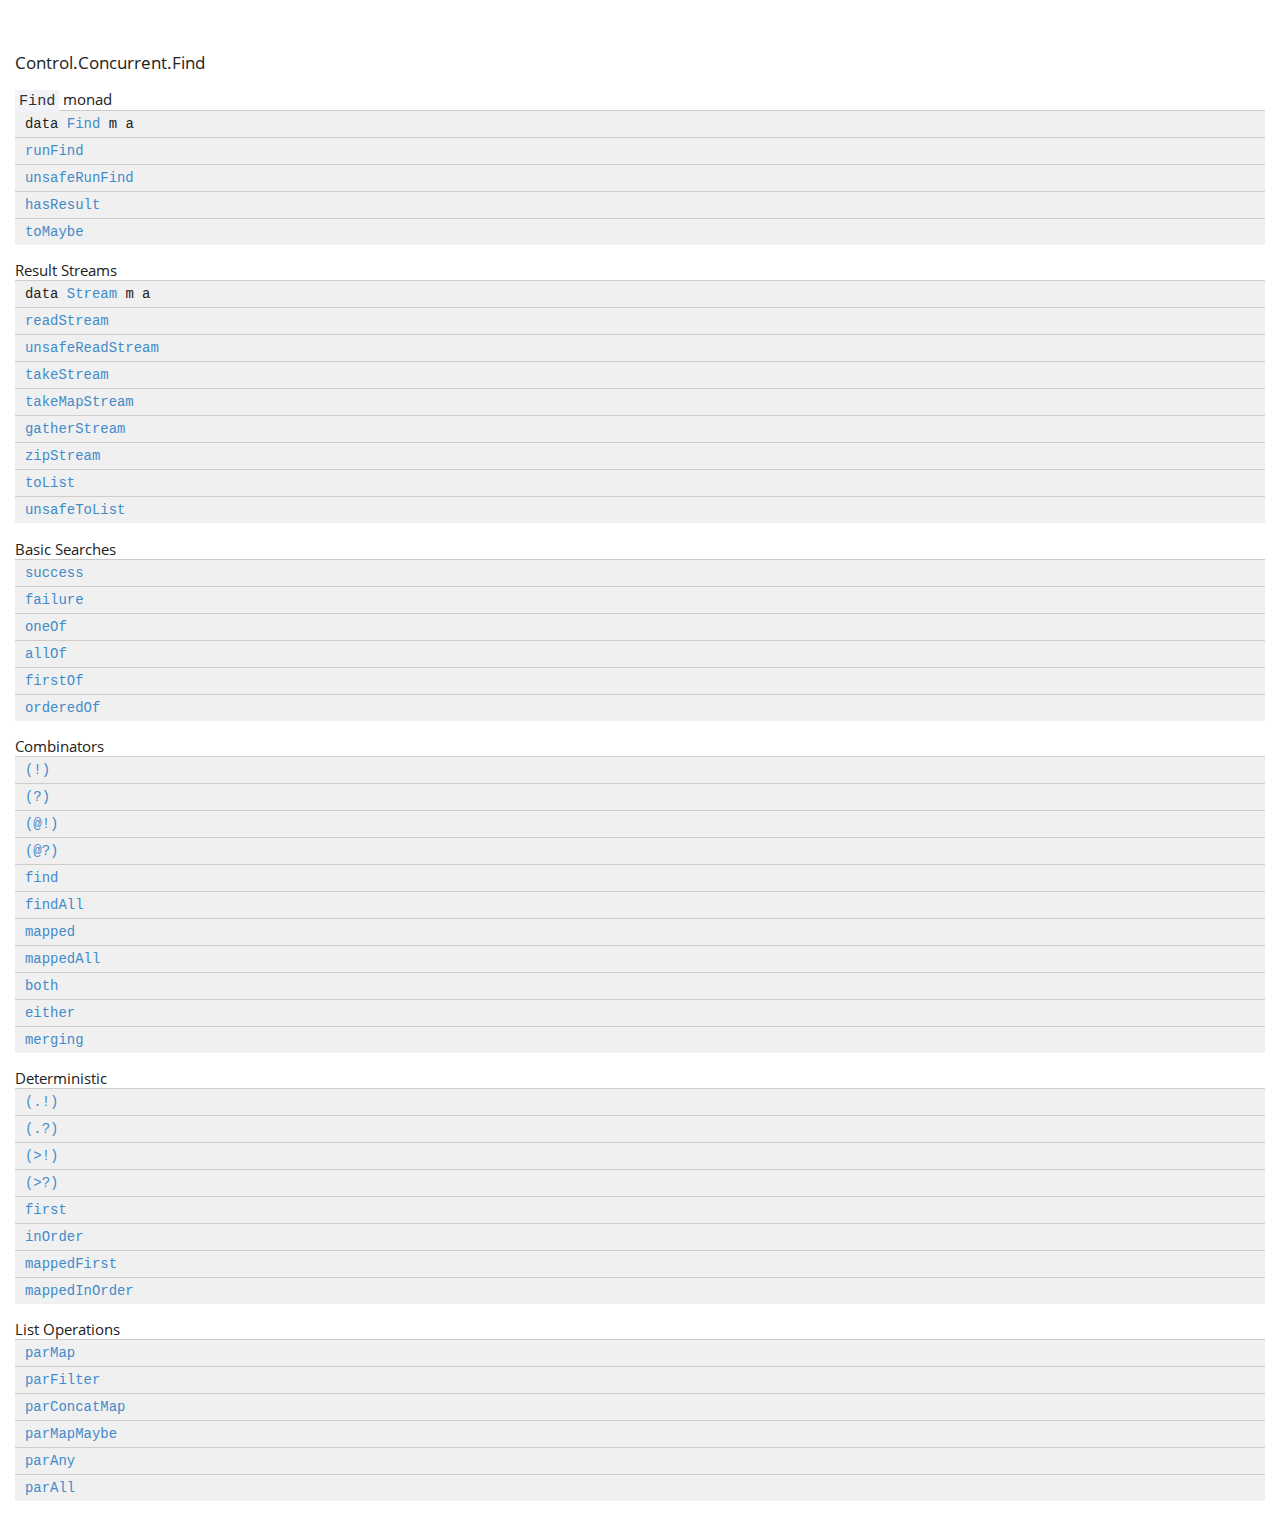
<file: mini_Control-Concurrent-Find.html>
<!DOCTYPE html PUBLIC "-//W3C//DTD XHTML 1.0 Transitional//EN" "http://www.w3.org/TR/xhtml1/DTD/xhtml1-transitional.dtd"><html xmlns="http://www.w3.org/1999/xhtml"><head><meta http-equiv="Content-Type" content="text/html; charset=UTF-8" /><meta name="viewport" content="width=device-width, initial-scale=1.0" /><title>Control.Concurrent.Find</title><link href="purity.css" rel="stylesheet" type="text/css" title="Purity" /><link href="ocean.css" rel="alternate stylesheet" type="text/css" title="Ocean" /><link href="xhaddock.css" rel="alternate stylesheet" type="text/css" title="Classic" /><script src="haddock-util.js" type="text/javascript"></script><script type="text/javascript">//<![CDATA[
window.onload = function () {pageLoad();};
//]]>
</script></head><body id="mini"><div class="section" id="module-header"><p class="caption">Control.Concurrent.Find</p></div><div class="section" id="interface"><h1><code>Find</code> monad</h1><div class="top"><p class="src"><span class="keyword">data</span> <a href="Control-Concurrent-Find.html#t:Find" target="main">Find</a> m a</p></div><div class="top"><p class="src"><a href="Control-Concurrent-Find.html#v:runFind" target="main">runFind</a></p></div><div class="top"><p class="src"><a href="Control-Concurrent-Find.html#v:unsafeRunFind" target="main">unsafeRunFind</a></p></div><div class="top"><p class="src"><a href="Control-Concurrent-Find.html#v:hasResult" target="main">hasResult</a></p></div><div class="top"><p class="src"><a href="Control-Concurrent-Find.html#v:toMaybe" target="main">toMaybe</a></p></div><h1>Result Streams</h1><div class="top"><p class="src"><span class="keyword">data</span> <a href="Control-Concurrent-Find.html#t:Stream" target="main">Stream</a> m a</p></div><div class="top"><p class="src"><a href="Control-Concurrent-Find.html#v:readStream" target="main">readStream</a></p></div><div class="top"><p class="src"><a href="Control-Concurrent-Find.html#v:unsafeReadStream" target="main">unsafeReadStream</a></p></div><div class="top"><p class="src"><a href="Control-Concurrent-Find.html#v:takeStream" target="main">takeStream</a></p></div><div class="top"><p class="src"><a href="Control-Concurrent-Find.html#v:takeMapStream" target="main">takeMapStream</a></p></div><div class="top"><p class="src"><a href="Control-Concurrent-Find.html#v:gatherStream" target="main">gatherStream</a></p></div><div class="top"><p class="src"><a href="Control-Concurrent-Find.html#v:zipStream" target="main">zipStream</a></p></div><div class="top"><p class="src"><a href="Control-Concurrent-Find.html#v:toList" target="main">toList</a></p></div><div class="top"><p class="src"><a href="Control-Concurrent-Find.html#v:unsafeToList" target="main">unsafeToList</a></p></div><h1>Basic Searches</h1><div class="top"><p class="src"><a href="Control-Concurrent-Find.html#v:success" target="main">success</a></p></div><div class="top"><p class="src"><a href="Control-Concurrent-Find.html#v:failure" target="main">failure</a></p></div><div class="top"><p class="src"><a href="Control-Concurrent-Find.html#v:oneOf" target="main">oneOf</a></p></div><div class="top"><p class="src"><a href="Control-Concurrent-Find.html#v:allOf" target="main">allOf</a></p></div><div class="top"><p class="src"><a href="Control-Concurrent-Find.html#v:firstOf" target="main">firstOf</a></p></div><div class="top"><p class="src"><a href="Control-Concurrent-Find.html#v:orderedOf" target="main">orderedOf</a></p></div><h1>Combinators</h1><div class="top"><p class="src"><a href="Control-Concurrent-Find.html#v:-33-" target="main">(!)</a></p></div><div class="top"><p class="src"><a href="Control-Concurrent-Find.html#v:-63-" target="main">(?)</a></p></div><div class="top"><p class="src"><a href="Control-Concurrent-Find.html#v:-64--33-" target="main">(@!)</a></p></div><div class="top"><p class="src"><a href="Control-Concurrent-Find.html#v:-64--63-" target="main">(@?)</a></p></div><div class="top"><p class="src"><a href="Control-Concurrent-Find.html#v:find" target="main">find</a></p></div><div class="top"><p class="src"><a href="Control-Concurrent-Find.html#v:findAll" target="main">findAll</a></p></div><div class="top"><p class="src"><a href="Control-Concurrent-Find.html#v:mapped" target="main">mapped</a></p></div><div class="top"><p class="src"><a href="Control-Concurrent-Find.html#v:mappedAll" target="main">mappedAll</a></p></div><div class="top"><p class="src"><a href="Control-Concurrent-Find.html#v:both" target="main">both</a></p></div><div class="top"><p class="src"><a href="Control-Concurrent-Find.html#v:either" target="main">either</a></p></div><div class="top"><p class="src"><a href="Control-Concurrent-Find.html#v:merging" target="main">merging</a></p></div><h2>Deterministic</h2><div class="top"><p class="src"><a href="Control-Concurrent-Find.html#v:.-33-" target="main">(.!)</a></p></div><div class="top"><p class="src"><a href="Control-Concurrent-Find.html#v:.-63-" target="main">(.?)</a></p></div><div class="top"><p class="src"><a href="Control-Concurrent-Find.html#v:-62--33-" target="main">(&gt;!)</a></p></div><div class="top"><p class="src"><a href="Control-Concurrent-Find.html#v:-62--63-" target="main">(&gt;?)</a></p></div><div class="top"><p class="src"><a href="Control-Concurrent-Find.html#v:first" target="main">first</a></p></div><div class="top"><p class="src"><a href="Control-Concurrent-Find.html#v:inOrder" target="main">inOrder</a></p></div><div class="top"><p class="src"><a href="Control-Concurrent-Find.html#v:mappedFirst" target="main">mappedFirst</a></p></div><div class="top"><p class="src"><a href="Control-Concurrent-Find.html#v:mappedInOrder" target="main">mappedInOrder</a></p></div><h1>List Operations</h1><div class="top"><p class="src"><a href="Control-Concurrent-Find.html#v:parMap" target="main">parMap</a></p></div><div class="top"><p class="src"><a href="Control-Concurrent-Find.html#v:parFilter" target="main">parFilter</a></p></div><div class="top"><p class="src"><a href="Control-Concurrent-Find.html#v:parConcatMap" target="main">parConcatMap</a></p></div><div class="top"><p class="src"><a href="Control-Concurrent-Find.html#v:parMapMaybe" target="main">parMapMaybe</a></p></div><div class="top"><p class="src"><a href="Control-Concurrent-Find.html#v:parAny" target="main">parAny</a></p></div><div class="top"><p class="src"><a href="Control-Concurrent-Find.html#v:parAll" target="main">parAll</a></p></div></div></body></html>
</file>
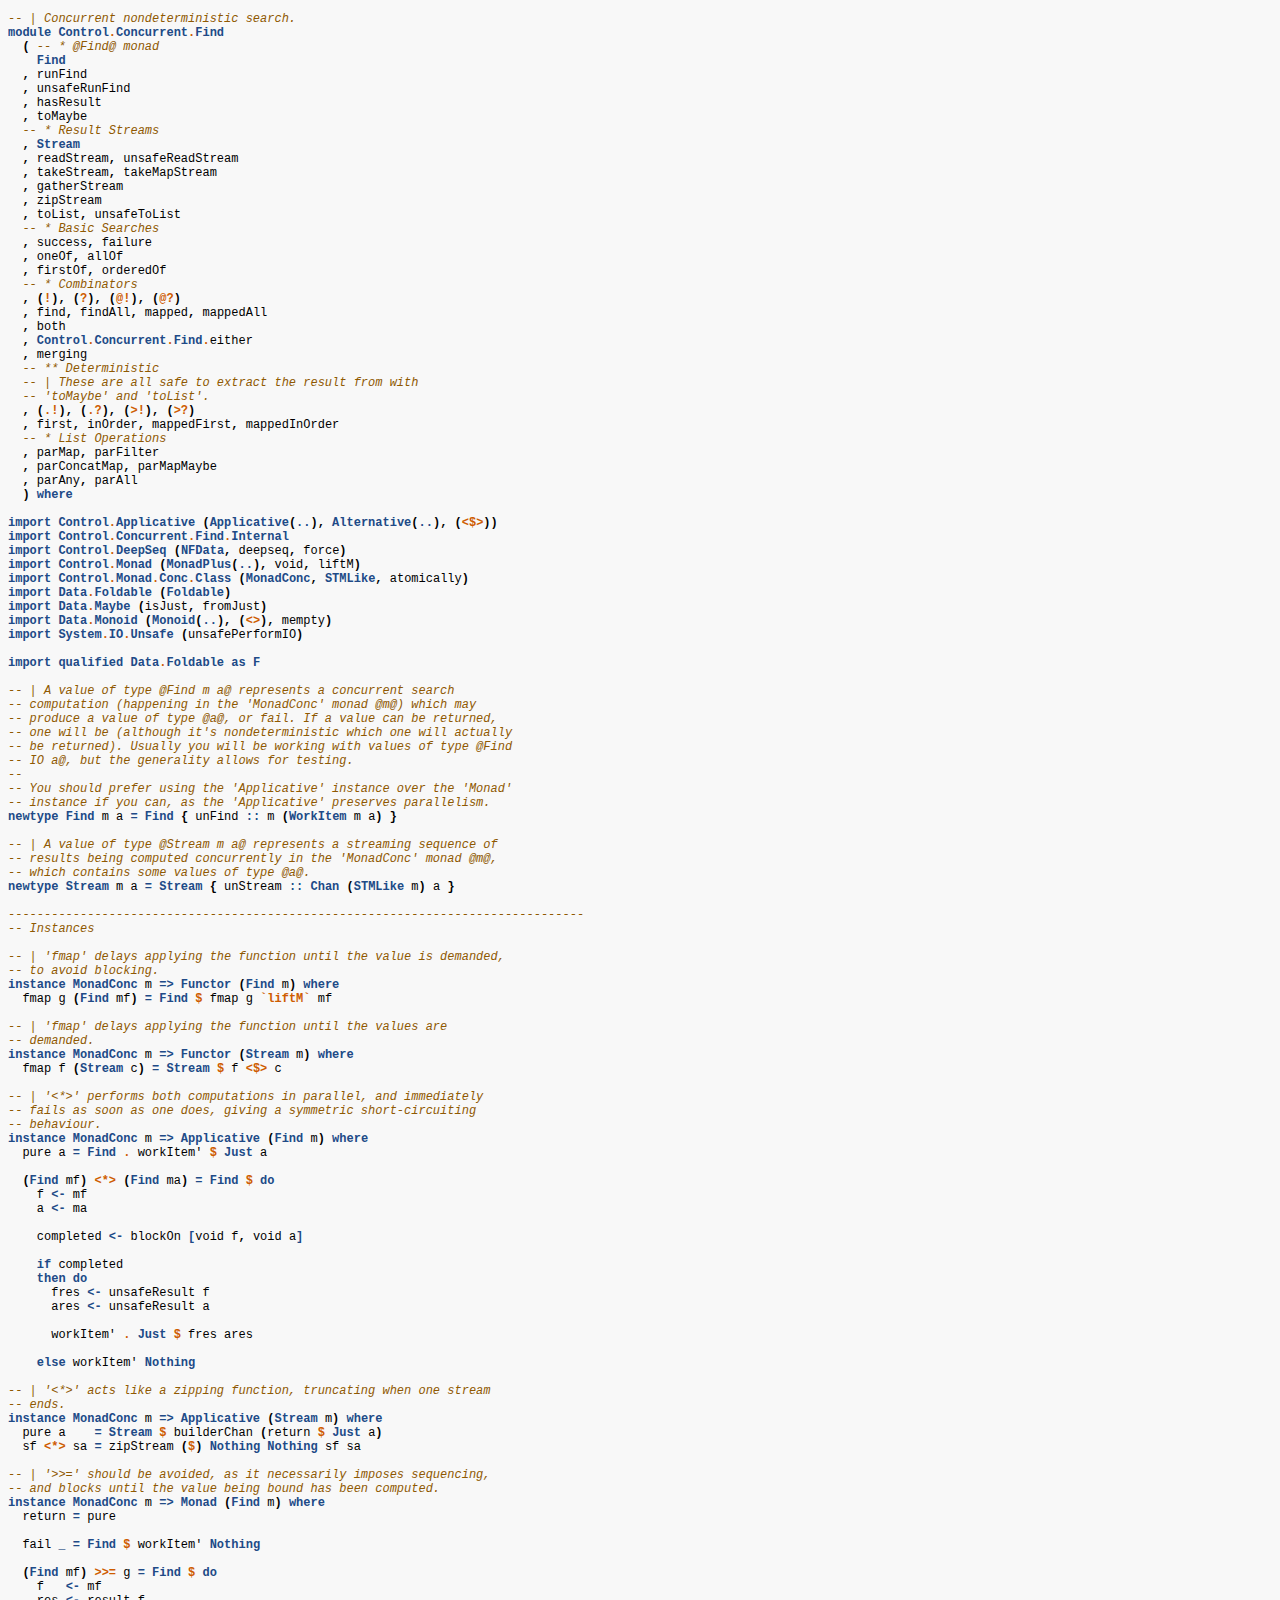
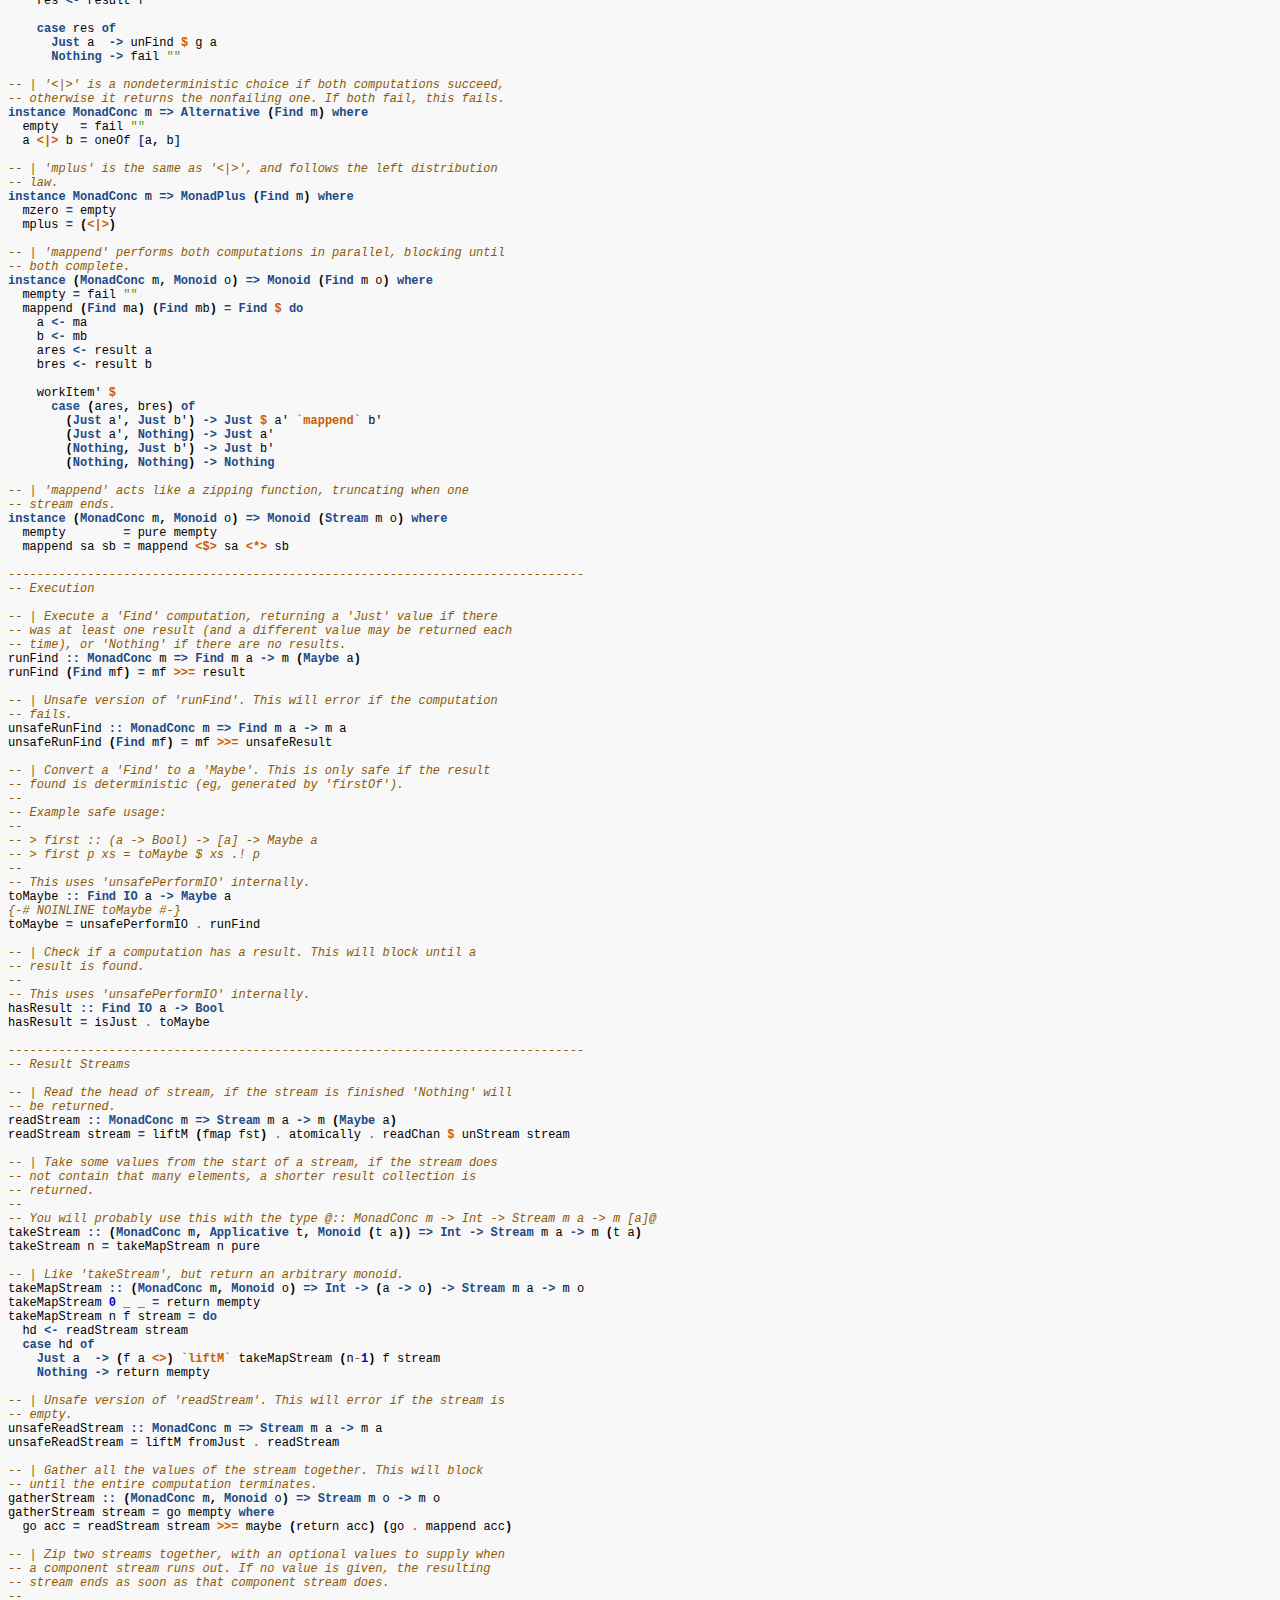
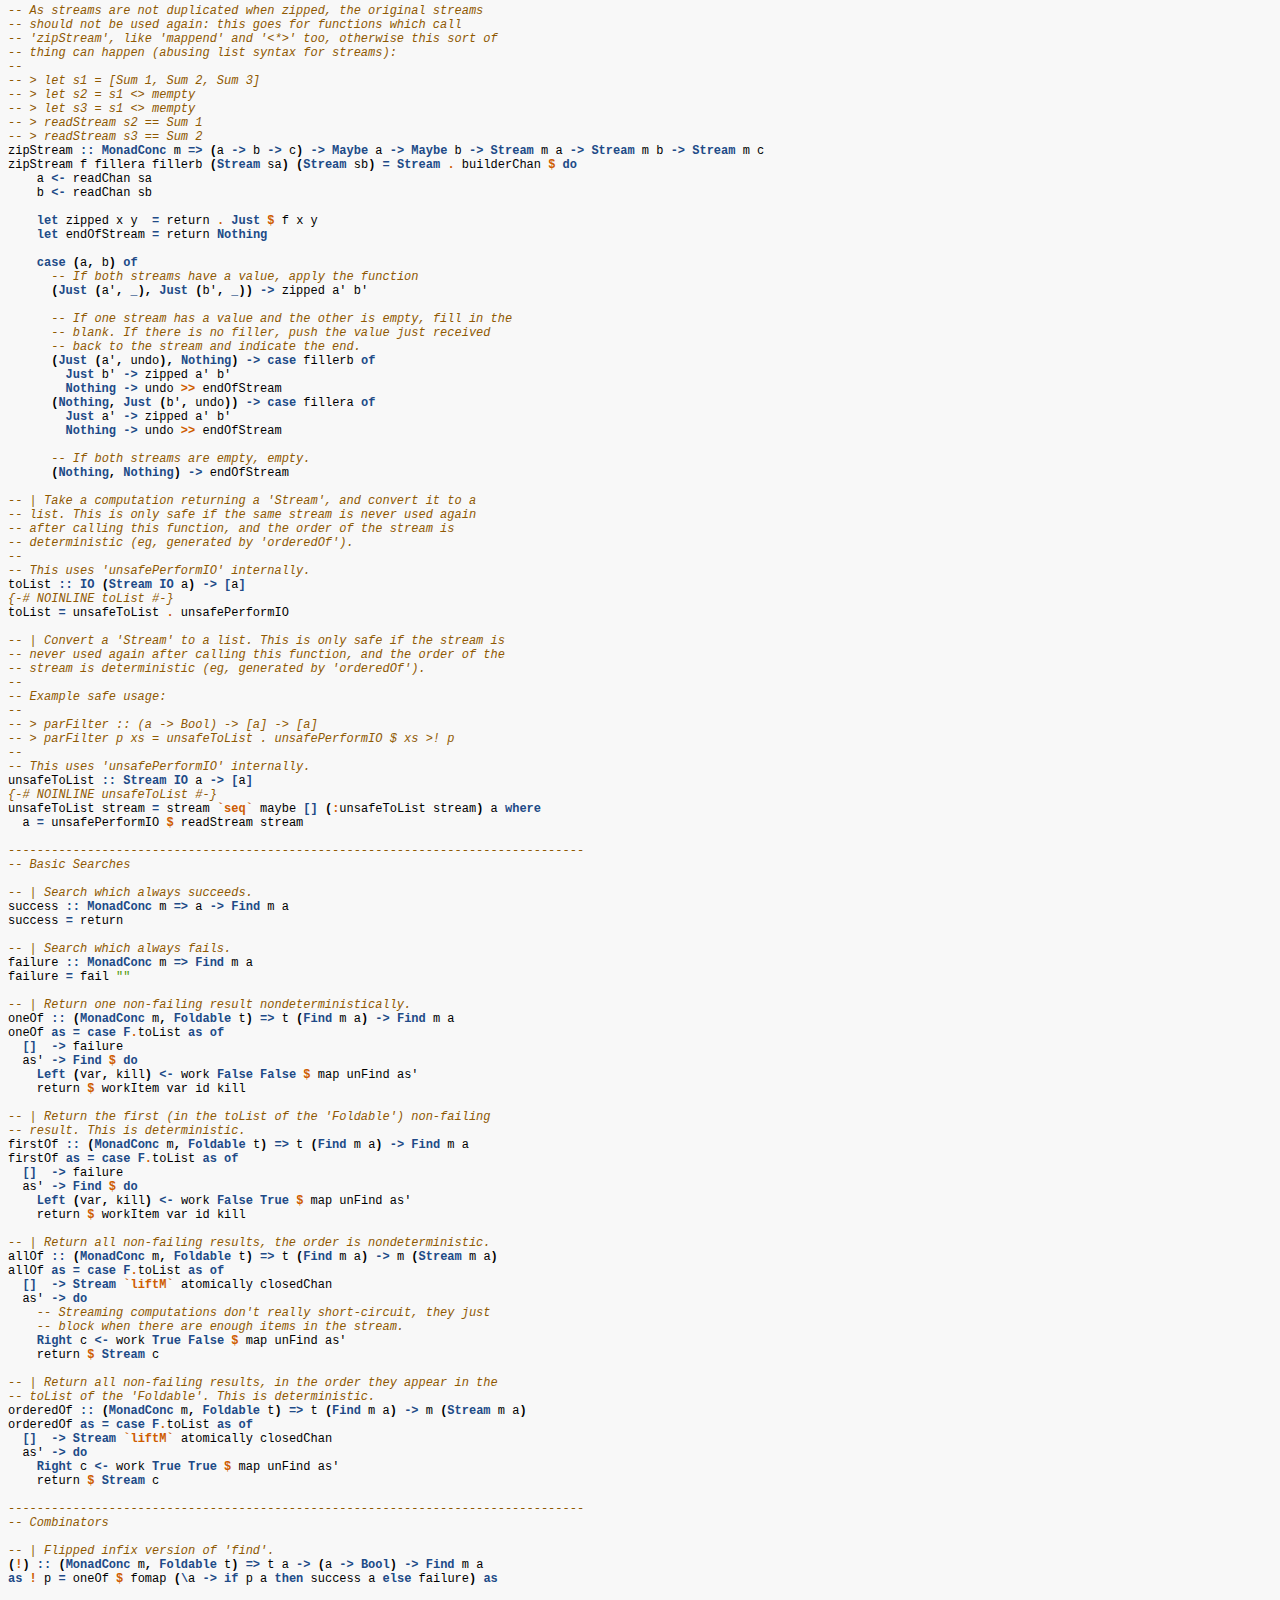
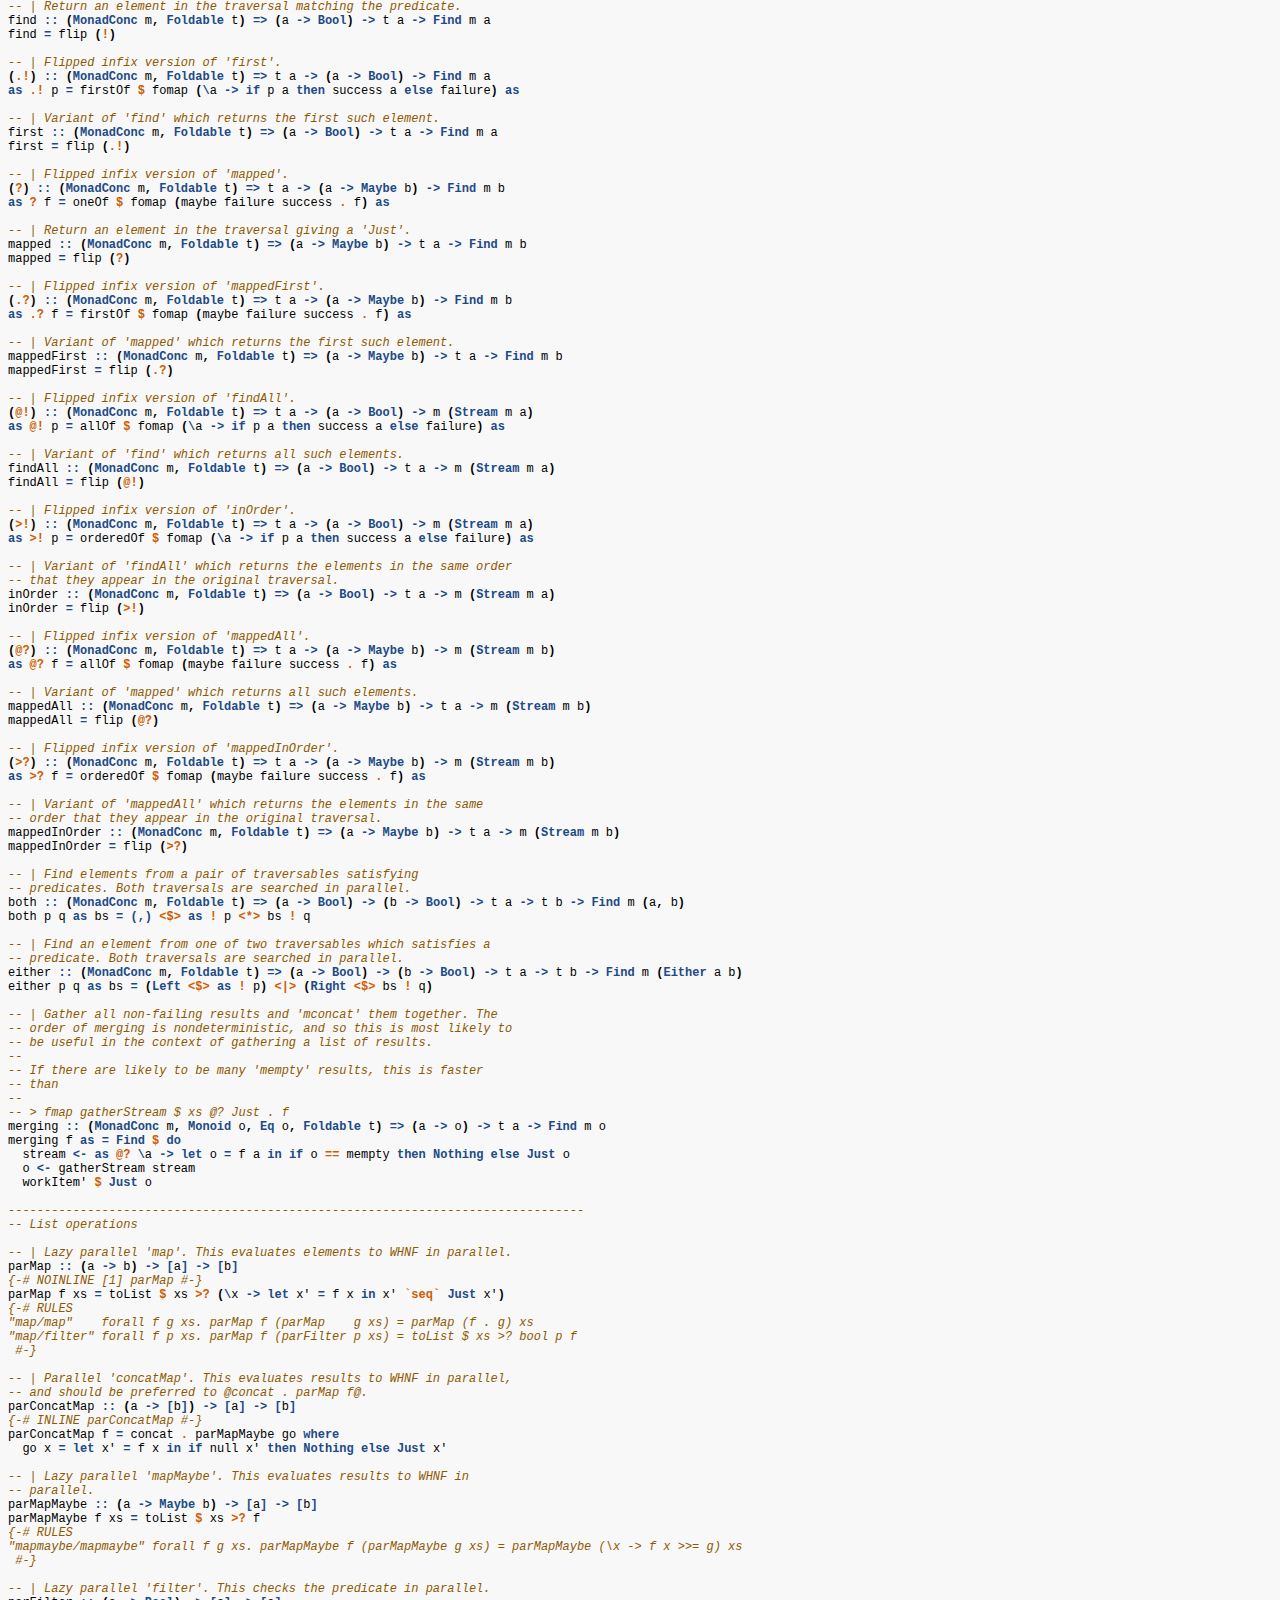
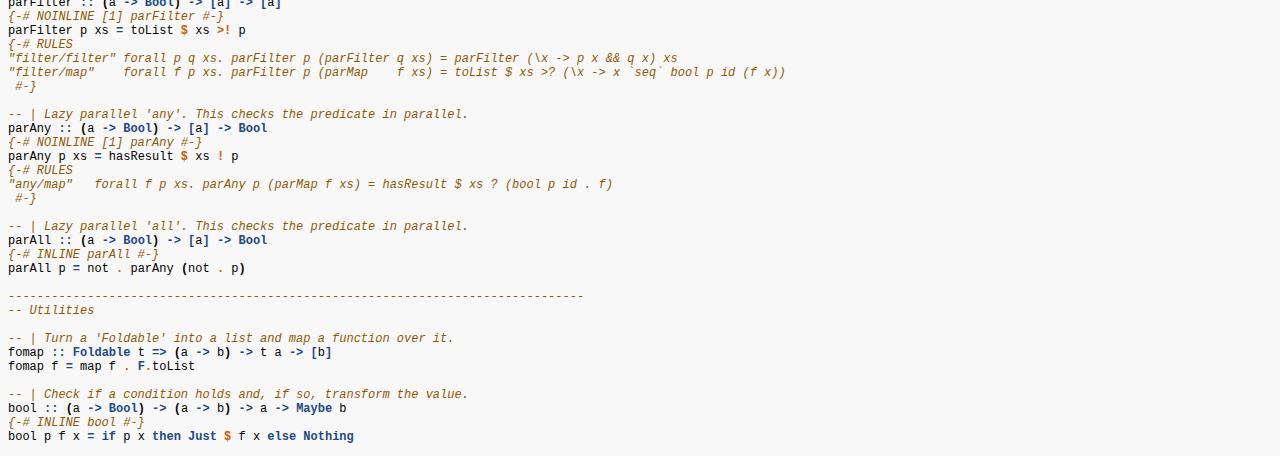
<file: source/Control-Concurrent-Find.hs.html>
<?xml version="1.0" encoding="UTF-8"?>
<!DOCTYPE html PUBLIC "-//W3C//DTD XHTML 1.0 Strict//EN" "http://www.w3.org/TR/xhtml1/DTD/xhtml1-strict.dtd">
<html>
<head>
<!-- Generated by HsColour, http://code.haskell.org/~malcolm/hscolour/ -->
<title>Control/Concurrent/Find.hs</title>
<link type='text/css' rel='stylesheet' href='hscolour.css' />
</head>
<body>
<pre><a name="line-1"></a><span class='hs-comment'>-- | Concurrent nondeterministic search.</span>
<a name="line-2"></a><span class='hs-keyword'>module</span> <span class='hs-conid'>Control</span><span class='hs-varop'>.</span><span class='hs-conid'>Concurrent</span><span class='hs-varop'>.</span><span class='hs-conid'>Find</span>
<a name="line-3"></a>  <span class='hs-layout'>(</span> <span class='hs-comment'>-- * @Find@ monad</span>
<a name="line-4"></a>    <span class='hs-conid'>Find</span>
<a name="line-5"></a>  <span class='hs-layout'>,</span> <span class='hs-varid'>runFind</span>
<a name="line-6"></a>  <span class='hs-layout'>,</span> <span class='hs-varid'>unsafeRunFind</span>
<a name="line-7"></a>  <span class='hs-layout'>,</span> <span class='hs-varid'>hasResult</span>
<a name="line-8"></a>  <span class='hs-layout'>,</span> <span class='hs-varid'>toMaybe</span>
<a name="line-9"></a>  <span class='hs-comment'>-- * Result Streams</span>
<a name="line-10"></a>  <span class='hs-layout'>,</span> <span class='hs-conid'>Stream</span>
<a name="line-11"></a>  <span class='hs-layout'>,</span> <span class='hs-varid'>readStream</span><span class='hs-layout'>,</span> <span class='hs-varid'>unsafeReadStream</span>
<a name="line-12"></a>  <span class='hs-layout'>,</span> <span class='hs-varid'>takeStream</span><span class='hs-layout'>,</span> <span class='hs-varid'>takeMapStream</span>
<a name="line-13"></a>  <span class='hs-layout'>,</span> <span class='hs-varid'>gatherStream</span>
<a name="line-14"></a>  <span class='hs-layout'>,</span> <span class='hs-varid'>zipStream</span>
<a name="line-15"></a>  <span class='hs-layout'>,</span> <span class='hs-varid'>toList</span><span class='hs-layout'>,</span> <span class='hs-varid'>unsafeToList</span>
<a name="line-16"></a>  <span class='hs-comment'>-- * Basic Searches</span>
<a name="line-17"></a>  <span class='hs-layout'>,</span> <span class='hs-varid'>success</span><span class='hs-layout'>,</span> <span class='hs-varid'>failure</span>
<a name="line-18"></a>  <span class='hs-layout'>,</span> <span class='hs-varid'>oneOf</span><span class='hs-layout'>,</span> <span class='hs-varid'>allOf</span>
<a name="line-19"></a>  <span class='hs-layout'>,</span> <span class='hs-varid'>firstOf</span><span class='hs-layout'>,</span> <span class='hs-varid'>orderedOf</span>
<a name="line-20"></a>  <span class='hs-comment'>-- * Combinators</span>
<a name="line-21"></a>  <span class='hs-layout'>,</span> <span class='hs-layout'>(</span><span class='hs-varop'>!</span><span class='hs-layout'>)</span><span class='hs-layout'>,</span> <span class='hs-layout'>(</span><span class='hs-varop'>?</span><span class='hs-layout'>)</span><span class='hs-layout'>,</span> <span class='hs-layout'>(</span><span class='hs-varop'>@!</span><span class='hs-layout'>)</span><span class='hs-layout'>,</span> <span class='hs-layout'>(</span><span class='hs-varop'>@?</span><span class='hs-layout'>)</span>
<a name="line-22"></a>  <span class='hs-layout'>,</span> <span class='hs-varid'>find</span><span class='hs-layout'>,</span> <span class='hs-varid'>findAll</span><span class='hs-layout'>,</span> <span class='hs-varid'>mapped</span><span class='hs-layout'>,</span> <span class='hs-varid'>mappedAll</span>
<a name="line-23"></a>  <span class='hs-layout'>,</span> <span class='hs-varid'>both</span>
<a name="line-24"></a>  <span class='hs-layout'>,</span> <span class='hs-conid'>Control</span><span class='hs-varop'>.</span><span class='hs-conid'>Concurrent</span><span class='hs-varop'>.</span><span class='hs-conid'>Find</span><span class='hs-varop'>.</span><span class='hs-varid'>either</span>
<a name="line-25"></a>  <span class='hs-layout'>,</span> <span class='hs-varid'>merging</span>
<a name="line-26"></a>  <span class='hs-comment'>-- ** Deterministic</span>
<a name="line-27"></a>  <span class='hs-comment'>-- | These are all safe to extract the result from with</span>
<a name="line-28"></a>  <span class='hs-comment'>-- 'toMaybe' and 'toList'.</span>
<a name="line-29"></a>  <span class='hs-layout'>,</span> <span class='hs-layout'>(</span><span class='hs-varop'>.!</span><span class='hs-layout'>)</span><span class='hs-layout'>,</span> <span class='hs-layout'>(</span><span class='hs-varop'>.?</span><span class='hs-layout'>)</span><span class='hs-layout'>,</span> <span class='hs-layout'>(</span><span class='hs-varop'>&gt;!</span><span class='hs-layout'>)</span><span class='hs-layout'>,</span> <span class='hs-layout'>(</span><span class='hs-varop'>&gt;?</span><span class='hs-layout'>)</span>
<a name="line-30"></a>  <span class='hs-layout'>,</span> <span class='hs-varid'>first</span><span class='hs-layout'>,</span> <span class='hs-varid'>inOrder</span><span class='hs-layout'>,</span> <span class='hs-varid'>mappedFirst</span><span class='hs-layout'>,</span> <span class='hs-varid'>mappedInOrder</span>
<a name="line-31"></a>  <span class='hs-comment'>-- * List Operations</span>
<a name="line-32"></a>  <span class='hs-layout'>,</span> <span class='hs-varid'>parMap</span><span class='hs-layout'>,</span> <span class='hs-varid'>parFilter</span>
<a name="line-33"></a>  <span class='hs-layout'>,</span> <span class='hs-varid'>parConcatMap</span><span class='hs-layout'>,</span> <span class='hs-varid'>parMapMaybe</span>
<a name="line-34"></a>  <span class='hs-layout'>,</span> <span class='hs-varid'>parAny</span><span class='hs-layout'>,</span> <span class='hs-varid'>parAll</span>
<a name="line-35"></a>  <span class='hs-layout'>)</span> <span class='hs-keyword'>where</span>
<a name="line-36"></a>
<a name="line-37"></a><span class='hs-keyword'>import</span> <span class='hs-conid'>Control</span><span class='hs-varop'>.</span><span class='hs-conid'>Applicative</span> <span class='hs-layout'>(</span><span class='hs-conid'>Applicative</span><span class='hs-layout'>(</span><span class='hs-keyglyph'>..</span><span class='hs-layout'>)</span><span class='hs-layout'>,</span> <span class='hs-conid'>Alternative</span><span class='hs-layout'>(</span><span class='hs-keyglyph'>..</span><span class='hs-layout'>)</span><span class='hs-layout'>,</span> <span class='hs-layout'>(</span><span class='hs-varop'>&lt;$&gt;</span><span class='hs-layout'>)</span><span class='hs-layout'>)</span>
<a name="line-38"></a><span class='hs-keyword'>import</span> <span class='hs-conid'>Control</span><span class='hs-varop'>.</span><span class='hs-conid'>Concurrent</span><span class='hs-varop'>.</span><span class='hs-conid'>Find</span><span class='hs-varop'>.</span><span class='hs-conid'>Internal</span>
<a name="line-39"></a><span class='hs-keyword'>import</span> <span class='hs-conid'>Control</span><span class='hs-varop'>.</span><span class='hs-conid'>DeepSeq</span> <span class='hs-layout'>(</span><span class='hs-conid'>NFData</span><span class='hs-layout'>,</span> <span class='hs-varid'>deepseq</span><span class='hs-layout'>,</span> <span class='hs-varid'>force</span><span class='hs-layout'>)</span>
<a name="line-40"></a><span class='hs-keyword'>import</span> <span class='hs-conid'>Control</span><span class='hs-varop'>.</span><span class='hs-conid'>Monad</span> <span class='hs-layout'>(</span><span class='hs-conid'>MonadPlus</span><span class='hs-layout'>(</span><span class='hs-keyglyph'>..</span><span class='hs-layout'>)</span><span class='hs-layout'>,</span> <span class='hs-varid'>void</span><span class='hs-layout'>,</span> <span class='hs-varid'>liftM</span><span class='hs-layout'>)</span>
<a name="line-41"></a><span class='hs-keyword'>import</span> <span class='hs-conid'>Control</span><span class='hs-varop'>.</span><span class='hs-conid'>Monad</span><span class='hs-varop'>.</span><span class='hs-conid'>Conc</span><span class='hs-varop'>.</span><span class='hs-conid'>Class</span> <span class='hs-layout'>(</span><span class='hs-conid'>MonadConc</span><span class='hs-layout'>,</span> <span class='hs-conid'>STMLike</span><span class='hs-layout'>,</span> <span class='hs-varid'>atomically</span><span class='hs-layout'>)</span>
<a name="line-42"></a><span class='hs-keyword'>import</span> <span class='hs-conid'>Data</span><span class='hs-varop'>.</span><span class='hs-conid'>Foldable</span> <span class='hs-layout'>(</span><span class='hs-conid'>Foldable</span><span class='hs-layout'>)</span>
<a name="line-43"></a><span class='hs-keyword'>import</span> <span class='hs-conid'>Data</span><span class='hs-varop'>.</span><span class='hs-conid'>Maybe</span> <span class='hs-layout'>(</span><span class='hs-varid'>isJust</span><span class='hs-layout'>,</span> <span class='hs-varid'>fromJust</span><span class='hs-layout'>)</span>
<a name="line-44"></a><span class='hs-keyword'>import</span> <span class='hs-conid'>Data</span><span class='hs-varop'>.</span><span class='hs-conid'>Monoid</span> <span class='hs-layout'>(</span><span class='hs-conid'>Monoid</span><span class='hs-layout'>(</span><span class='hs-keyglyph'>..</span><span class='hs-layout'>)</span><span class='hs-layout'>,</span> <span class='hs-layout'>(</span><span class='hs-varop'>&lt;&gt;</span><span class='hs-layout'>)</span><span class='hs-layout'>,</span> <span class='hs-varid'>mempty</span><span class='hs-layout'>)</span>
<a name="line-45"></a><span class='hs-keyword'>import</span> <span class='hs-conid'>System</span><span class='hs-varop'>.</span><span class='hs-conid'>IO</span><span class='hs-varop'>.</span><span class='hs-conid'>Unsafe</span> <span class='hs-layout'>(</span><span class='hs-varid'>unsafePerformIO</span><span class='hs-layout'>)</span>
<a name="line-46"></a>
<a name="line-47"></a><span class='hs-keyword'>import</span> <span class='hs-keyword'>qualified</span> <span class='hs-conid'>Data</span><span class='hs-varop'>.</span><span class='hs-conid'>Foldable</span> <span class='hs-keyword'>as</span> <span class='hs-conid'>F</span>
<a name="line-48"></a>
<a name="line-49"></a><a name="Find"></a><span class='hs-comment'>-- | A value of type @Find m a@ represents a concurrent search</span>
<a name="line-50"></a><a name="Find"></a><span class='hs-comment'>-- computation (happening in the 'MonadConc' monad @m@) which may</span>
<a name="line-51"></a><a name="Find"></a><span class='hs-comment'>-- produce a value of type @a@, or fail. If a value can be returned,</span>
<a name="line-52"></a><a name="Find"></a><span class='hs-comment'>-- one will be (although it's nondeterministic which one will actually</span>
<a name="line-53"></a><a name="Find"></a><span class='hs-comment'>-- be returned). Usually you will be working with values of type @Find</span>
<a name="line-54"></a><a name="Find"></a><span class='hs-comment'>-- IO a@, but the generality allows for testing.</span>
<a name="line-55"></a><a name="Find"></a><span class='hs-comment'>--</span>
<a name="line-56"></a><a name="Find"></a><span class='hs-comment'>-- You should prefer using the 'Applicative' instance over the 'Monad'</span>
<a name="line-57"></a><a name="Find"></a><span class='hs-comment'>-- instance if you can, as the 'Applicative' preserves parallelism.</span>
<a name="line-58"></a><a name="Find"></a><span class='hs-keyword'>newtype</span> <span class='hs-conid'>Find</span> <span class='hs-varid'>m</span> <span class='hs-varid'>a</span> <span class='hs-keyglyph'>=</span> <span class='hs-conid'>Find</span> <span class='hs-layout'>{</span> <span class='hs-varid'>unFind</span> <span class='hs-keyglyph'>::</span> <span class='hs-varid'>m</span> <span class='hs-layout'>(</span><span class='hs-conid'>WorkItem</span> <span class='hs-varid'>m</span> <span class='hs-varid'>a</span><span class='hs-layout'>)</span> <span class='hs-layout'>}</span>
<a name="line-59"></a>
<a name="line-60"></a><a name="Stream"></a><span class='hs-comment'>-- | A value of type @Stream m a@ represents a streaming sequence of</span>
<a name="line-61"></a><a name="Stream"></a><span class='hs-comment'>-- results being computed concurrently in the 'MonadConc' monad @m@,</span>
<a name="line-62"></a><a name="Stream"></a><span class='hs-comment'>-- which contains some values of type @a@.</span>
<a name="line-63"></a><a name="Stream"></a><span class='hs-keyword'>newtype</span> <span class='hs-conid'>Stream</span> <span class='hs-varid'>m</span> <span class='hs-varid'>a</span> <span class='hs-keyglyph'>=</span> <span class='hs-conid'>Stream</span> <span class='hs-layout'>{</span> <span class='hs-varid'>unStream</span> <span class='hs-keyglyph'>::</span> <span class='hs-conid'>Chan</span> <span class='hs-layout'>(</span><span class='hs-conid'>STMLike</span> <span class='hs-varid'>m</span><span class='hs-layout'>)</span> <span class='hs-varid'>a</span> <span class='hs-layout'>}</span>
<a name="line-64"></a>
<a name="line-65"></a><span class='hs-comment'>--------------------------------------------------------------------------------</span>
<a name="line-66"></a><span class='hs-comment'>-- Instances</span>
<a name="line-67"></a>
<a name="line-68"></a><a name="instance%20Functor%20(Find%20m)"></a><span class='hs-comment'>-- | 'fmap' delays applying the function until the value is demanded,</span>
<a name="line-69"></a><a name="instance%20Functor%20(Find%20m)"></a><span class='hs-comment'>-- to avoid blocking.</span>
<a name="line-70"></a><a name="instance%20Functor%20(Find%20m)"></a><span class='hs-keyword'>instance</span> <span class='hs-conid'>MonadConc</span> <span class='hs-varid'>m</span> <span class='hs-keyglyph'>=&gt;</span> <span class='hs-conid'>Functor</span> <span class='hs-layout'>(</span><span class='hs-conid'>Find</span> <span class='hs-varid'>m</span><span class='hs-layout'>)</span> <span class='hs-keyword'>where</span>
<a name="line-71"></a>  <span class='hs-varid'>fmap</span> <span class='hs-varid'>g</span> <span class='hs-layout'>(</span><span class='hs-conid'>Find</span> <span class='hs-varid'>mf</span><span class='hs-layout'>)</span> <span class='hs-keyglyph'>=</span> <span class='hs-conid'>Find</span> <span class='hs-varop'>$</span> <span class='hs-varid'>fmap</span> <span class='hs-varid'>g</span> <span class='hs-varop'>`liftM`</span> <span class='hs-varid'>mf</span>
<a name="line-72"></a>
<a name="line-73"></a><a name="instance%20Functor%20(Stream%20m)"></a><span class='hs-comment'>-- | 'fmap' delays applying the function until the values are</span>
<a name="line-74"></a><a name="instance%20Functor%20(Stream%20m)"></a><span class='hs-comment'>-- demanded.</span>
<a name="line-75"></a><a name="instance%20Functor%20(Stream%20m)"></a><span class='hs-keyword'>instance</span> <span class='hs-conid'>MonadConc</span> <span class='hs-varid'>m</span> <span class='hs-keyglyph'>=&gt;</span> <span class='hs-conid'>Functor</span> <span class='hs-layout'>(</span><span class='hs-conid'>Stream</span> <span class='hs-varid'>m</span><span class='hs-layout'>)</span> <span class='hs-keyword'>where</span>
<a name="line-76"></a>  <span class='hs-varid'>fmap</span> <span class='hs-varid'>f</span> <span class='hs-layout'>(</span><span class='hs-conid'>Stream</span> <span class='hs-varid'>c</span><span class='hs-layout'>)</span> <span class='hs-keyglyph'>=</span> <span class='hs-conid'>Stream</span> <span class='hs-varop'>$</span> <span class='hs-varid'>f</span> <span class='hs-varop'>&lt;$&gt;</span> <span class='hs-varid'>c</span>
<a name="line-77"></a>
<a name="line-78"></a><a name="instance%20Applicative%20(Find%20m)"></a><span class='hs-comment'>-- | '&lt;*&gt;' performs both computations in parallel, and immediately</span>
<a name="line-79"></a><a name="instance%20Applicative%20(Find%20m)"></a><span class='hs-comment'>-- fails as soon as one does, giving a symmetric short-circuiting</span>
<a name="line-80"></a><a name="instance%20Applicative%20(Find%20m)"></a><span class='hs-comment'>-- behaviour.</span>
<a name="line-81"></a><a name="instance%20Applicative%20(Find%20m)"></a><span class='hs-keyword'>instance</span> <span class='hs-conid'>MonadConc</span> <span class='hs-varid'>m</span> <span class='hs-keyglyph'>=&gt;</span> <span class='hs-conid'>Applicative</span> <span class='hs-layout'>(</span><span class='hs-conid'>Find</span> <span class='hs-varid'>m</span><span class='hs-layout'>)</span> <span class='hs-keyword'>where</span>
<a name="line-82"></a>  <span class='hs-varid'>pure</span> <span class='hs-varid'>a</span> <span class='hs-keyglyph'>=</span> <span class='hs-conid'>Find</span> <span class='hs-varop'>.</span> <span class='hs-varid'>workItem'</span> <span class='hs-varop'>$</span> <span class='hs-conid'>Just</span> <span class='hs-varid'>a</span>
<a name="line-83"></a>
<a name="line-84"></a>  <span class='hs-layout'>(</span><span class='hs-conid'>Find</span> <span class='hs-varid'>mf</span><span class='hs-layout'>)</span> <span class='hs-varop'>&lt;*&gt;</span> <span class='hs-layout'>(</span><span class='hs-conid'>Find</span> <span class='hs-varid'>ma</span><span class='hs-layout'>)</span> <span class='hs-keyglyph'>=</span> <span class='hs-conid'>Find</span> <span class='hs-varop'>$</span> <span class='hs-keyword'>do</span>
<a name="line-85"></a>    <span class='hs-varid'>f</span> <span class='hs-keyglyph'>&lt;-</span> <span class='hs-varid'>mf</span>
<a name="line-86"></a>    <span class='hs-varid'>a</span> <span class='hs-keyglyph'>&lt;-</span> <span class='hs-varid'>ma</span>
<a name="line-87"></a>
<a name="line-88"></a>    <span class='hs-varid'>completed</span> <span class='hs-keyglyph'>&lt;-</span> <span class='hs-varid'>blockOn</span> <span class='hs-keyglyph'>[</span><span class='hs-varid'>void</span> <span class='hs-varid'>f</span><span class='hs-layout'>,</span> <span class='hs-varid'>void</span> <span class='hs-varid'>a</span><span class='hs-keyglyph'>]</span>
<a name="line-89"></a>
<a name="line-90"></a>    <span class='hs-keyword'>if</span> <span class='hs-varid'>completed</span>
<a name="line-91"></a>    <span class='hs-keyword'>then</span> <span class='hs-keyword'>do</span>
<a name="line-92"></a>      <span class='hs-varid'>fres</span> <span class='hs-keyglyph'>&lt;-</span> <span class='hs-varid'>unsafeResult</span> <span class='hs-varid'>f</span>
<a name="line-93"></a>      <span class='hs-varid'>ares</span> <span class='hs-keyglyph'>&lt;-</span> <span class='hs-varid'>unsafeResult</span> <span class='hs-varid'>a</span>
<a name="line-94"></a>
<a name="line-95"></a>      <span class='hs-varid'>workItem'</span> <span class='hs-varop'>.</span> <span class='hs-conid'>Just</span> <span class='hs-varop'>$</span> <span class='hs-varid'>fres</span> <span class='hs-varid'>ares</span>
<a name="line-96"></a>
<a name="line-97"></a>    <span class='hs-keyword'>else</span> <span class='hs-varid'>workItem'</span> <span class='hs-conid'>Nothing</span>
<a name="line-98"></a>
<a name="line-99"></a><a name="instance%20Applicative%20(Stream%20m)"></a><span class='hs-comment'>-- | '&lt;*&gt;' acts like a zipping function, truncating when one stream</span>
<a name="line-100"></a><a name="instance%20Applicative%20(Stream%20m)"></a><span class='hs-comment'>-- ends.</span>
<a name="line-101"></a><a name="instance%20Applicative%20(Stream%20m)"></a><span class='hs-keyword'>instance</span> <span class='hs-conid'>MonadConc</span> <span class='hs-varid'>m</span> <span class='hs-keyglyph'>=&gt;</span> <span class='hs-conid'>Applicative</span> <span class='hs-layout'>(</span><span class='hs-conid'>Stream</span> <span class='hs-varid'>m</span><span class='hs-layout'>)</span> <span class='hs-keyword'>where</span>
<a name="line-102"></a>  <span class='hs-varid'>pure</span> <span class='hs-varid'>a</span>    <span class='hs-keyglyph'>=</span> <span class='hs-conid'>Stream</span> <span class='hs-varop'>$</span> <span class='hs-varid'>builderChan</span> <span class='hs-layout'>(</span><span class='hs-varid'>return</span> <span class='hs-varop'>$</span> <span class='hs-conid'>Just</span> <span class='hs-varid'>a</span><span class='hs-layout'>)</span>
<a name="line-103"></a>  <span class='hs-varid'>sf</span> <span class='hs-varop'>&lt;*&gt;</span> <span class='hs-varid'>sa</span> <span class='hs-keyglyph'>=</span> <span class='hs-varid'>zipStream</span> <span class='hs-layout'>(</span><span class='hs-varop'>$</span><span class='hs-layout'>)</span> <span class='hs-conid'>Nothing</span> <span class='hs-conid'>Nothing</span> <span class='hs-varid'>sf</span> <span class='hs-varid'>sa</span>
<a name="line-104"></a>
<a name="line-105"></a><a name="instance%20Monad%20(Find%20m)"></a><span class='hs-comment'>-- | '&gt;&gt;=' should be avoided, as it necessarily imposes sequencing,</span>
<a name="line-106"></a><a name="instance%20Monad%20(Find%20m)"></a><span class='hs-comment'>-- and blocks until the value being bound has been computed.</span>
<a name="line-107"></a><a name="instance%20Monad%20(Find%20m)"></a><span class='hs-keyword'>instance</span> <span class='hs-conid'>MonadConc</span> <span class='hs-varid'>m</span> <span class='hs-keyglyph'>=&gt;</span> <span class='hs-conid'>Monad</span> <span class='hs-layout'>(</span><span class='hs-conid'>Find</span> <span class='hs-varid'>m</span><span class='hs-layout'>)</span> <span class='hs-keyword'>where</span>
<a name="line-108"></a>  <span class='hs-varid'>return</span> <span class='hs-keyglyph'>=</span> <span class='hs-varid'>pure</span>
<a name="line-109"></a>
<a name="line-110"></a>  <span class='hs-varid'>fail</span> <span class='hs-keyword'>_</span> <span class='hs-keyglyph'>=</span> <span class='hs-conid'>Find</span> <span class='hs-varop'>$</span> <span class='hs-varid'>workItem'</span> <span class='hs-conid'>Nothing</span>
<a name="line-111"></a>
<a name="line-112"></a>  <span class='hs-layout'>(</span><span class='hs-conid'>Find</span> <span class='hs-varid'>mf</span><span class='hs-layout'>)</span> <span class='hs-varop'>&gt;&gt;=</span> <span class='hs-varid'>g</span> <span class='hs-keyglyph'>=</span> <span class='hs-conid'>Find</span> <span class='hs-varop'>$</span> <span class='hs-keyword'>do</span>
<a name="line-113"></a>    <span class='hs-varid'>f</span>   <span class='hs-keyglyph'>&lt;-</span> <span class='hs-varid'>mf</span>
<a name="line-114"></a>    <span class='hs-varid'>res</span> <span class='hs-keyglyph'>&lt;-</span> <span class='hs-varid'>result</span> <span class='hs-varid'>f</span>
<a name="line-115"></a>
<a name="line-116"></a>    <span class='hs-keyword'>case</span> <span class='hs-varid'>res</span> <span class='hs-keyword'>of</span>
<a name="line-117"></a>      <span class='hs-conid'>Just</span> <span class='hs-varid'>a</span>  <span class='hs-keyglyph'>-&gt;</span> <span class='hs-varid'>unFind</span> <span class='hs-varop'>$</span> <span class='hs-varid'>g</span> <span class='hs-varid'>a</span>
<a name="line-118"></a>      <span class='hs-conid'>Nothing</span> <span class='hs-keyglyph'>-&gt;</span> <span class='hs-varid'>fail</span> <span class='hs-str'>""</span>
<a name="line-119"></a>
<a name="line-120"></a><a name="instance%20Alternative%20(Find%20m)"></a><span class='hs-comment'>-- | '&lt;|&gt;' is a nondeterministic choice if both computations succeed,</span>
<a name="line-121"></a><a name="instance%20Alternative%20(Find%20m)"></a><span class='hs-comment'>-- otherwise it returns the nonfailing one. If both fail, this fails.</span>
<a name="line-122"></a><a name="instance%20Alternative%20(Find%20m)"></a><span class='hs-keyword'>instance</span> <span class='hs-conid'>MonadConc</span> <span class='hs-varid'>m</span> <span class='hs-keyglyph'>=&gt;</span> <span class='hs-conid'>Alternative</span> <span class='hs-layout'>(</span><span class='hs-conid'>Find</span> <span class='hs-varid'>m</span><span class='hs-layout'>)</span> <span class='hs-keyword'>where</span>
<a name="line-123"></a>  <span class='hs-varid'>empty</span>   <span class='hs-keyglyph'>=</span> <span class='hs-varid'>fail</span> <span class='hs-str'>""</span>
<a name="line-124"></a>  <span class='hs-varid'>a</span> <span class='hs-varop'>&lt;|&gt;</span> <span class='hs-varid'>b</span> <span class='hs-keyglyph'>=</span> <span class='hs-varid'>oneOf</span> <span class='hs-keyglyph'>[</span><span class='hs-varid'>a</span><span class='hs-layout'>,</span> <span class='hs-varid'>b</span><span class='hs-keyglyph'>]</span>
<a name="line-125"></a>
<a name="line-126"></a><a name="instance%20MonadPlus%20(Find%20m)"></a><span class='hs-comment'>-- | 'mplus' is the same as '&lt;|&gt;', and follows the left distribution</span>
<a name="line-127"></a><a name="instance%20MonadPlus%20(Find%20m)"></a><span class='hs-comment'>-- law.</span>
<a name="line-128"></a><a name="instance%20MonadPlus%20(Find%20m)"></a><span class='hs-keyword'>instance</span> <span class='hs-conid'>MonadConc</span> <span class='hs-varid'>m</span> <span class='hs-keyglyph'>=&gt;</span> <span class='hs-conid'>MonadPlus</span> <span class='hs-layout'>(</span><span class='hs-conid'>Find</span> <span class='hs-varid'>m</span><span class='hs-layout'>)</span> <span class='hs-keyword'>where</span>
<a name="line-129"></a>  <span class='hs-varid'>mzero</span> <span class='hs-keyglyph'>=</span> <span class='hs-varid'>empty</span>
<a name="line-130"></a>  <span class='hs-varid'>mplus</span> <span class='hs-keyglyph'>=</span> <span class='hs-layout'>(</span><span class='hs-varop'>&lt;|&gt;</span><span class='hs-layout'>)</span>
<a name="line-131"></a>
<a name="line-132"></a><a name="instance%20Monoid%20(Find%20m%20o)"></a><span class='hs-comment'>-- | 'mappend' performs both computations in parallel, blocking until</span>
<a name="line-133"></a><a name="instance%20Monoid%20(Find%20m%20o)"></a><span class='hs-comment'>-- both complete.</span>
<a name="line-134"></a><a name="instance%20Monoid%20(Find%20m%20o)"></a><span class='hs-keyword'>instance</span> <span class='hs-layout'>(</span><span class='hs-conid'>MonadConc</span> <span class='hs-varid'>m</span><span class='hs-layout'>,</span> <span class='hs-conid'>Monoid</span> <span class='hs-varid'>o</span><span class='hs-layout'>)</span> <span class='hs-keyglyph'>=&gt;</span> <span class='hs-conid'>Monoid</span> <span class='hs-layout'>(</span><span class='hs-conid'>Find</span> <span class='hs-varid'>m</span> <span class='hs-varid'>o</span><span class='hs-layout'>)</span> <span class='hs-keyword'>where</span>
<a name="line-135"></a>  <span class='hs-varid'>mempty</span> <span class='hs-keyglyph'>=</span> <span class='hs-varid'>fail</span> <span class='hs-str'>""</span>
<a name="line-136"></a>  <span class='hs-varid'>mappend</span> <span class='hs-layout'>(</span><span class='hs-conid'>Find</span> <span class='hs-varid'>ma</span><span class='hs-layout'>)</span> <span class='hs-layout'>(</span><span class='hs-conid'>Find</span> <span class='hs-varid'>mb</span><span class='hs-layout'>)</span> <span class='hs-keyglyph'>=</span> <span class='hs-conid'>Find</span> <span class='hs-varop'>$</span> <span class='hs-keyword'>do</span>
<a name="line-137"></a>    <span class='hs-varid'>a</span> <span class='hs-keyglyph'>&lt;-</span> <span class='hs-varid'>ma</span>
<a name="line-138"></a>    <span class='hs-varid'>b</span> <span class='hs-keyglyph'>&lt;-</span> <span class='hs-varid'>mb</span>
<a name="line-139"></a>    <span class='hs-varid'>ares</span> <span class='hs-keyglyph'>&lt;-</span> <span class='hs-varid'>result</span> <span class='hs-varid'>a</span>
<a name="line-140"></a>    <span class='hs-varid'>bres</span> <span class='hs-keyglyph'>&lt;-</span> <span class='hs-varid'>result</span> <span class='hs-varid'>b</span>
<a name="line-141"></a>
<a name="line-142"></a>    <span class='hs-varid'>workItem'</span> <span class='hs-varop'>$</span>
<a name="line-143"></a>      <span class='hs-keyword'>case</span> <span class='hs-layout'>(</span><span class='hs-varid'>ares</span><span class='hs-layout'>,</span> <span class='hs-varid'>bres</span><span class='hs-layout'>)</span> <span class='hs-keyword'>of</span>
<a name="line-144"></a>        <span class='hs-layout'>(</span><span class='hs-conid'>Just</span> <span class='hs-varid'>a'</span><span class='hs-layout'>,</span> <span class='hs-conid'>Just</span> <span class='hs-varid'>b'</span><span class='hs-layout'>)</span> <span class='hs-keyglyph'>-&gt;</span> <span class='hs-conid'>Just</span> <span class='hs-varop'>$</span> <span class='hs-varid'>a'</span> <span class='hs-varop'>`mappend`</span> <span class='hs-varid'>b'</span>
<a name="line-145"></a>        <span class='hs-layout'>(</span><span class='hs-conid'>Just</span> <span class='hs-varid'>a'</span><span class='hs-layout'>,</span> <span class='hs-conid'>Nothing</span><span class='hs-layout'>)</span> <span class='hs-keyglyph'>-&gt;</span> <span class='hs-conid'>Just</span> <span class='hs-varid'>a'</span>
<a name="line-146"></a>        <span class='hs-layout'>(</span><span class='hs-conid'>Nothing</span><span class='hs-layout'>,</span> <span class='hs-conid'>Just</span> <span class='hs-varid'>b'</span><span class='hs-layout'>)</span> <span class='hs-keyglyph'>-&gt;</span> <span class='hs-conid'>Just</span> <span class='hs-varid'>b'</span>
<a name="line-147"></a>        <span class='hs-layout'>(</span><span class='hs-conid'>Nothing</span><span class='hs-layout'>,</span> <span class='hs-conid'>Nothing</span><span class='hs-layout'>)</span> <span class='hs-keyglyph'>-&gt;</span> <span class='hs-conid'>Nothing</span>
<a name="line-148"></a>
<a name="line-149"></a><a name="instance%20Monoid%20(Stream%20m%20o)"></a><span class='hs-comment'>-- | 'mappend' acts like a zipping function, truncating when one</span>
<a name="line-150"></a><a name="instance%20Monoid%20(Stream%20m%20o)"></a><span class='hs-comment'>-- stream ends.</span>
<a name="line-151"></a><a name="instance%20Monoid%20(Stream%20m%20o)"></a><span class='hs-keyword'>instance</span> <span class='hs-layout'>(</span><span class='hs-conid'>MonadConc</span> <span class='hs-varid'>m</span><span class='hs-layout'>,</span> <span class='hs-conid'>Monoid</span> <span class='hs-varid'>o</span><span class='hs-layout'>)</span> <span class='hs-keyglyph'>=&gt;</span> <span class='hs-conid'>Monoid</span> <span class='hs-layout'>(</span><span class='hs-conid'>Stream</span> <span class='hs-varid'>m</span> <span class='hs-varid'>o</span><span class='hs-layout'>)</span> <span class='hs-keyword'>where</span>
<a name="line-152"></a>  <span class='hs-varid'>mempty</span>        <span class='hs-keyglyph'>=</span> <span class='hs-varid'>pure</span> <span class='hs-varid'>mempty</span>
<a name="line-153"></a>  <span class='hs-varid'>mappend</span> <span class='hs-varid'>sa</span> <span class='hs-varid'>sb</span> <span class='hs-keyglyph'>=</span> <span class='hs-varid'>mappend</span> <span class='hs-varop'>&lt;$&gt;</span> <span class='hs-varid'>sa</span> <span class='hs-varop'>&lt;*&gt;</span> <span class='hs-varid'>sb</span>
<a name="line-154"></a>
<a name="line-155"></a><span class='hs-comment'>--------------------------------------------------------------------------------</span>
<a name="line-156"></a><span class='hs-comment'>-- Execution</span>
<a name="line-157"></a>
<a name="line-158"></a><a name="runFind"></a><span class='hs-comment'>-- | Execute a 'Find' computation, returning a 'Just' value if there</span>
<a name="line-159"></a><span class='hs-comment'>-- was at least one result (and a different value may be returned each</span>
<a name="line-160"></a><span class='hs-comment'>-- time), or 'Nothing' if there are no results.</span>
<a name="line-161"></a><span class='hs-definition'>runFind</span> <span class='hs-keyglyph'>::</span> <span class='hs-conid'>MonadConc</span> <span class='hs-varid'>m</span> <span class='hs-keyglyph'>=&gt;</span> <span class='hs-conid'>Find</span> <span class='hs-varid'>m</span> <span class='hs-varid'>a</span> <span class='hs-keyglyph'>-&gt;</span> <span class='hs-varid'>m</span> <span class='hs-layout'>(</span><span class='hs-conid'>Maybe</span> <span class='hs-varid'>a</span><span class='hs-layout'>)</span>
<a name="line-162"></a><span class='hs-definition'>runFind</span> <span class='hs-layout'>(</span><span class='hs-conid'>Find</span> <span class='hs-varid'>mf</span><span class='hs-layout'>)</span> <span class='hs-keyglyph'>=</span> <span class='hs-varid'>mf</span> <span class='hs-varop'>&gt;&gt;=</span> <span class='hs-varid'>result</span>
<a name="line-163"></a>
<a name="line-164"></a><a name="unsafeRunFind"></a><span class='hs-comment'>-- | Unsafe version of 'runFind'. This will error if the computation</span>
<a name="line-165"></a><span class='hs-comment'>-- fails.</span>
<a name="line-166"></a><span class='hs-definition'>unsafeRunFind</span> <span class='hs-keyglyph'>::</span> <span class='hs-conid'>MonadConc</span> <span class='hs-varid'>m</span> <span class='hs-keyglyph'>=&gt;</span> <span class='hs-conid'>Find</span> <span class='hs-varid'>m</span> <span class='hs-varid'>a</span> <span class='hs-keyglyph'>-&gt;</span> <span class='hs-varid'>m</span> <span class='hs-varid'>a</span>
<a name="line-167"></a><span class='hs-definition'>unsafeRunFind</span> <span class='hs-layout'>(</span><span class='hs-conid'>Find</span> <span class='hs-varid'>mf</span><span class='hs-layout'>)</span> <span class='hs-keyglyph'>=</span> <span class='hs-varid'>mf</span> <span class='hs-varop'>&gt;&gt;=</span> <span class='hs-varid'>unsafeResult</span>
<a name="line-168"></a>
<a name="line-169"></a><a name="toMaybe"></a><span class='hs-comment'>-- | Convert a 'Find' to a 'Maybe'. This is only safe if the result</span>
<a name="line-170"></a><span class='hs-comment'>-- found is deterministic (eg, generated by 'firstOf').</span>
<a name="line-171"></a><span class='hs-comment'>--</span>
<a name="line-172"></a><span class='hs-comment'>-- Example safe usage:</span>
<a name="line-173"></a><span class='hs-comment'>--</span>
<a name="line-174"></a><span class='hs-comment'>-- &gt; first :: (a -&gt; Bool) -&gt; [a] -&gt; Maybe a</span>
<a name="line-175"></a><span class='hs-comment'>-- &gt; first p xs = toMaybe $ xs .! p</span>
<a name="line-176"></a><span class='hs-comment'>--</span>
<a name="line-177"></a><span class='hs-comment'>-- This uses 'unsafePerformIO' internally.</span>
<a name="line-178"></a><span class='hs-definition'>toMaybe</span> <span class='hs-keyglyph'>::</span> <span class='hs-conid'>Find</span> <span class='hs-conid'>IO</span> <span class='hs-varid'>a</span> <span class='hs-keyglyph'>-&gt;</span> <span class='hs-conid'>Maybe</span> <span class='hs-varid'>a</span>
<a name="line-179"></a><span class='hs-comment'>{-# NOINLINE toMaybe #-}</span>
<a name="line-180"></a><span class='hs-definition'>toMaybe</span> <span class='hs-keyglyph'>=</span> <span class='hs-varid'>unsafePerformIO</span> <span class='hs-varop'>.</span> <span class='hs-varid'>runFind</span>
<a name="line-181"></a>
<a name="line-182"></a><a name="hasResult"></a><span class='hs-comment'>-- | Check if a computation has a result. This will block until a</span>
<a name="line-183"></a><span class='hs-comment'>-- result is found.</span>
<a name="line-184"></a><span class='hs-comment'>--</span>
<a name="line-185"></a><span class='hs-comment'>-- This uses 'unsafePerformIO' internally.</span>
<a name="line-186"></a><span class='hs-definition'>hasResult</span> <span class='hs-keyglyph'>::</span> <span class='hs-conid'>Find</span> <span class='hs-conid'>IO</span> <span class='hs-varid'>a</span> <span class='hs-keyglyph'>-&gt;</span> <span class='hs-conid'>Bool</span>
<a name="line-187"></a><span class='hs-definition'>hasResult</span> <span class='hs-keyglyph'>=</span> <span class='hs-varid'>isJust</span> <span class='hs-varop'>.</span> <span class='hs-varid'>toMaybe</span>
<a name="line-188"></a>
<a name="line-189"></a><span class='hs-comment'>--------------------------------------------------------------------------------</span>
<a name="line-190"></a><span class='hs-comment'>-- Result Streams</span>
<a name="line-191"></a>
<a name="line-192"></a><a name="readStream"></a><span class='hs-comment'>-- | Read the head of stream, if the stream is finished 'Nothing' will</span>
<a name="line-193"></a><span class='hs-comment'>-- be returned.</span>
<a name="line-194"></a><span class='hs-definition'>readStream</span> <span class='hs-keyglyph'>::</span> <span class='hs-conid'>MonadConc</span> <span class='hs-varid'>m</span> <span class='hs-keyglyph'>=&gt;</span> <span class='hs-conid'>Stream</span> <span class='hs-varid'>m</span> <span class='hs-varid'>a</span> <span class='hs-keyglyph'>-&gt;</span> <span class='hs-varid'>m</span> <span class='hs-layout'>(</span><span class='hs-conid'>Maybe</span> <span class='hs-varid'>a</span><span class='hs-layout'>)</span>
<a name="line-195"></a><span class='hs-definition'>readStream</span> <span class='hs-varid'>stream</span> <span class='hs-keyglyph'>=</span> <span class='hs-varid'>liftM</span> <span class='hs-layout'>(</span><span class='hs-varid'>fmap</span> <span class='hs-varid'>fst</span><span class='hs-layout'>)</span> <span class='hs-varop'>.</span> <span class='hs-varid'>atomically</span> <span class='hs-varop'>.</span> <span class='hs-varid'>readChan</span> <span class='hs-varop'>$</span> <span class='hs-varid'>unStream</span> <span class='hs-varid'>stream</span>
<a name="line-196"></a>
<a name="line-197"></a><a name="takeStream"></a><span class='hs-comment'>-- | Take some values from the start of a stream, if the stream does</span>
<a name="line-198"></a><span class='hs-comment'>-- not contain that many elements, a shorter result collection is</span>
<a name="line-199"></a><span class='hs-comment'>-- returned.</span>
<a name="line-200"></a><span class='hs-comment'>--</span>
<a name="line-201"></a><span class='hs-comment'>-- You will probably use this with the type @:: MonadConc m -&gt; Int -&gt; Stream m a -&gt; m [a]@</span>
<a name="line-202"></a><span class='hs-definition'>takeStream</span> <span class='hs-keyglyph'>::</span> <span class='hs-layout'>(</span><span class='hs-conid'>MonadConc</span> <span class='hs-varid'>m</span><span class='hs-layout'>,</span> <span class='hs-conid'>Applicative</span> <span class='hs-varid'>t</span><span class='hs-layout'>,</span> <span class='hs-conid'>Monoid</span> <span class='hs-layout'>(</span><span class='hs-varid'>t</span> <span class='hs-varid'>a</span><span class='hs-layout'>)</span><span class='hs-layout'>)</span> <span class='hs-keyglyph'>=&gt;</span> <span class='hs-conid'>Int</span> <span class='hs-keyglyph'>-&gt;</span> <span class='hs-conid'>Stream</span> <span class='hs-varid'>m</span> <span class='hs-varid'>a</span> <span class='hs-keyglyph'>-&gt;</span> <span class='hs-varid'>m</span> <span class='hs-layout'>(</span><span class='hs-varid'>t</span> <span class='hs-varid'>a</span><span class='hs-layout'>)</span>
<a name="line-203"></a><span class='hs-definition'>takeStream</span> <span class='hs-varid'>n</span> <span class='hs-keyglyph'>=</span> <span class='hs-varid'>takeMapStream</span> <span class='hs-varid'>n</span> <span class='hs-varid'>pure</span>
<a name="line-204"></a>
<a name="line-205"></a><a name="takeMapStream"></a><span class='hs-comment'>-- | Like 'takeStream', but return an arbitrary monoid.</span>
<a name="line-206"></a><span class='hs-definition'>takeMapStream</span> <span class='hs-keyglyph'>::</span> <span class='hs-layout'>(</span><span class='hs-conid'>MonadConc</span> <span class='hs-varid'>m</span><span class='hs-layout'>,</span> <span class='hs-conid'>Monoid</span> <span class='hs-varid'>o</span><span class='hs-layout'>)</span> <span class='hs-keyglyph'>=&gt;</span> <span class='hs-conid'>Int</span> <span class='hs-keyglyph'>-&gt;</span> <span class='hs-layout'>(</span><span class='hs-varid'>a</span> <span class='hs-keyglyph'>-&gt;</span> <span class='hs-varid'>o</span><span class='hs-layout'>)</span> <span class='hs-keyglyph'>-&gt;</span> <span class='hs-conid'>Stream</span> <span class='hs-varid'>m</span> <span class='hs-varid'>a</span> <span class='hs-keyglyph'>-&gt;</span> <span class='hs-varid'>m</span> <span class='hs-varid'>o</span>
<a name="line-207"></a><span class='hs-definition'>takeMapStream</span> <span class='hs-num'>0</span> <span class='hs-keyword'>_</span> <span class='hs-keyword'>_</span> <span class='hs-keyglyph'>=</span> <span class='hs-varid'>return</span> <span class='hs-varid'>mempty</span>
<a name="line-208"></a><span class='hs-definition'>takeMapStream</span> <span class='hs-varid'>n</span> <span class='hs-varid'>f</span> <span class='hs-varid'>stream</span> <span class='hs-keyglyph'>=</span> <span class='hs-keyword'>do</span>
<a name="line-209"></a>  <span class='hs-varid'>hd</span> <span class='hs-keyglyph'>&lt;-</span> <span class='hs-varid'>readStream</span> <span class='hs-varid'>stream</span>
<a name="line-210"></a>  <span class='hs-keyword'>case</span> <span class='hs-varid'>hd</span> <span class='hs-keyword'>of</span>
<a name="line-211"></a>    <span class='hs-conid'>Just</span> <span class='hs-varid'>a</span>  <span class='hs-keyglyph'>-&gt;</span> <span class='hs-layout'>(</span><span class='hs-varid'>f</span> <span class='hs-varid'>a</span> <span class='hs-varop'>&lt;&gt;</span><span class='hs-layout'>)</span> <span class='hs-varop'>`liftM`</span> <span class='hs-varid'>takeMapStream</span> <span class='hs-layout'>(</span><span class='hs-varid'>n</span><span class='hs-comment'>-</span><span class='hs-num'>1</span><span class='hs-layout'>)</span> <span class='hs-varid'>f</span> <span class='hs-varid'>stream</span>
<a name="line-212"></a>    <span class='hs-conid'>Nothing</span> <span class='hs-keyglyph'>-&gt;</span> <span class='hs-varid'>return</span> <span class='hs-varid'>mempty</span>
<a name="line-213"></a>
<a name="line-214"></a><a name="unsafeReadStream"></a><span class='hs-comment'>-- | Unsafe version of 'readStream'. This will error if the stream is</span>
<a name="line-215"></a><span class='hs-comment'>-- empty.</span>
<a name="line-216"></a><span class='hs-definition'>unsafeReadStream</span> <span class='hs-keyglyph'>::</span> <span class='hs-conid'>MonadConc</span> <span class='hs-varid'>m</span> <span class='hs-keyglyph'>=&gt;</span> <span class='hs-conid'>Stream</span> <span class='hs-varid'>m</span> <span class='hs-varid'>a</span> <span class='hs-keyglyph'>-&gt;</span> <span class='hs-varid'>m</span> <span class='hs-varid'>a</span>
<a name="line-217"></a><span class='hs-definition'>unsafeReadStream</span> <span class='hs-keyglyph'>=</span> <span class='hs-varid'>liftM</span> <span class='hs-varid'>fromJust</span> <span class='hs-varop'>.</span> <span class='hs-varid'>readStream</span>
<a name="line-218"></a>
<a name="line-219"></a><a name="gatherStream"></a><span class='hs-comment'>-- | Gather all the values of the stream together. This will block</span>
<a name="line-220"></a><span class='hs-comment'>-- until the entire computation terminates.</span>
<a name="line-221"></a><span class='hs-definition'>gatherStream</span> <span class='hs-keyglyph'>::</span> <span class='hs-layout'>(</span><span class='hs-conid'>MonadConc</span> <span class='hs-varid'>m</span><span class='hs-layout'>,</span> <span class='hs-conid'>Monoid</span> <span class='hs-varid'>o</span><span class='hs-layout'>)</span> <span class='hs-keyglyph'>=&gt;</span> <span class='hs-conid'>Stream</span> <span class='hs-varid'>m</span> <span class='hs-varid'>o</span> <span class='hs-keyglyph'>-&gt;</span> <span class='hs-varid'>m</span> <span class='hs-varid'>o</span>
<a name="line-222"></a><span class='hs-definition'>gatherStream</span> <span class='hs-varid'>stream</span> <span class='hs-keyglyph'>=</span> <span class='hs-varid'>go</span> <span class='hs-varid'>mempty</span> <span class='hs-keyword'>where</span>
<a name="line-223"></a>  <span class='hs-varid'>go</span> <span class='hs-varid'>acc</span> <span class='hs-keyglyph'>=</span> <span class='hs-varid'>readStream</span> <span class='hs-varid'>stream</span> <span class='hs-varop'>&gt;&gt;=</span> <span class='hs-varid'>maybe</span> <span class='hs-layout'>(</span><span class='hs-varid'>return</span> <span class='hs-varid'>acc</span><span class='hs-layout'>)</span> <span class='hs-layout'>(</span><span class='hs-varid'>go</span> <span class='hs-varop'>.</span> <span class='hs-varid'>mappend</span> <span class='hs-varid'>acc</span><span class='hs-layout'>)</span>
<a name="line-224"></a>
<a name="line-225"></a><a name="zipStream"></a><span class='hs-comment'>-- | Zip two streams together, with an optional values to supply when</span>
<a name="line-226"></a><span class='hs-comment'>-- a component stream runs out. If no value is given, the resulting</span>
<a name="line-227"></a><span class='hs-comment'>-- stream ends as soon as that component stream does.</span>
<a name="line-228"></a><span class='hs-comment'>--</span>
<a name="line-229"></a><span class='hs-comment'>-- As streams are not duplicated when zipped, the original streams</span>
<a name="line-230"></a><span class='hs-comment'>-- should not be used again: this goes for functions which call</span>
<a name="line-231"></a><span class='hs-comment'>-- 'zipStream', like 'mappend' and '&lt;*&gt;' too, otherwise this sort of</span>
<a name="line-232"></a><span class='hs-comment'>-- thing can happen (abusing list syntax for streams):</span>
<a name="line-233"></a><span class='hs-comment'>--</span>
<a name="line-234"></a><span class='hs-comment'>-- &gt; let s1 = [Sum 1, Sum 2, Sum 3]</span>
<a name="line-235"></a><span class='hs-comment'>-- &gt; let s2 = s1 &lt;&gt; mempty</span>
<a name="line-236"></a><span class='hs-comment'>-- &gt; let s3 = s1 &lt;&gt; mempty</span>
<a name="line-237"></a><span class='hs-comment'>-- &gt; readStream s2 == Sum 1</span>
<a name="line-238"></a><span class='hs-comment'>-- &gt; readStream s3 == Sum 2</span>
<a name="line-239"></a><span class='hs-definition'>zipStream</span> <span class='hs-keyglyph'>::</span> <span class='hs-conid'>MonadConc</span> <span class='hs-varid'>m</span> <span class='hs-keyglyph'>=&gt;</span> <span class='hs-layout'>(</span><span class='hs-varid'>a</span> <span class='hs-keyglyph'>-&gt;</span> <span class='hs-varid'>b</span> <span class='hs-keyglyph'>-&gt;</span> <span class='hs-varid'>c</span><span class='hs-layout'>)</span> <span class='hs-keyglyph'>-&gt;</span> <span class='hs-conid'>Maybe</span> <span class='hs-varid'>a</span> <span class='hs-keyglyph'>-&gt;</span> <span class='hs-conid'>Maybe</span> <span class='hs-varid'>b</span> <span class='hs-keyglyph'>-&gt;</span> <span class='hs-conid'>Stream</span> <span class='hs-varid'>m</span> <span class='hs-varid'>a</span> <span class='hs-keyglyph'>-&gt;</span> <span class='hs-conid'>Stream</span> <span class='hs-varid'>m</span> <span class='hs-varid'>b</span> <span class='hs-keyglyph'>-&gt;</span> <span class='hs-conid'>Stream</span> <span class='hs-varid'>m</span> <span class='hs-varid'>c</span>
<a name="line-240"></a><span class='hs-definition'>zipStream</span> <span class='hs-varid'>f</span> <span class='hs-varid'>fillera</span> <span class='hs-varid'>fillerb</span> <span class='hs-layout'>(</span><span class='hs-conid'>Stream</span> <span class='hs-varid'>sa</span><span class='hs-layout'>)</span> <span class='hs-layout'>(</span><span class='hs-conid'>Stream</span> <span class='hs-varid'>sb</span><span class='hs-layout'>)</span> <span class='hs-keyglyph'>=</span> <span class='hs-conid'>Stream</span> <span class='hs-varop'>.</span> <span class='hs-varid'>builderChan</span> <span class='hs-varop'>$</span> <span class='hs-keyword'>do</span>
<a name="line-241"></a>    <span class='hs-varid'>a</span> <span class='hs-keyglyph'>&lt;-</span> <span class='hs-varid'>readChan</span> <span class='hs-varid'>sa</span>
<a name="line-242"></a>    <span class='hs-varid'>b</span> <span class='hs-keyglyph'>&lt;-</span> <span class='hs-varid'>readChan</span> <span class='hs-varid'>sb</span>
<a name="line-243"></a>
<a name="line-244"></a>    <span class='hs-keyword'>let</span> <span class='hs-varid'>zipped</span> <span class='hs-varid'>x</span> <span class='hs-varid'>y</span>  <span class='hs-keyglyph'>=</span> <span class='hs-varid'>return</span> <span class='hs-varop'>.</span> <span class='hs-conid'>Just</span> <span class='hs-varop'>$</span> <span class='hs-varid'>f</span> <span class='hs-varid'>x</span> <span class='hs-varid'>y</span>
<a name="line-245"></a>    <span class='hs-keyword'>let</span> <span class='hs-varid'>endOfStream</span> <span class='hs-keyglyph'>=</span> <span class='hs-varid'>return</span> <span class='hs-conid'>Nothing</span>
<a name="line-246"></a>
<a name="line-247"></a>    <span class='hs-keyword'>case</span> <span class='hs-layout'>(</span><span class='hs-varid'>a</span><span class='hs-layout'>,</span> <span class='hs-varid'>b</span><span class='hs-layout'>)</span> <span class='hs-keyword'>of</span>
<a name="line-248"></a>      <span class='hs-comment'>-- If both streams have a value, apply the function</span>
<a name="line-249"></a>      <span class='hs-layout'>(</span><span class='hs-conid'>Just</span> <span class='hs-layout'>(</span><span class='hs-varid'>a'</span><span class='hs-layout'>,</span> <span class='hs-keyword'>_</span><span class='hs-layout'>)</span><span class='hs-layout'>,</span> <span class='hs-conid'>Just</span> <span class='hs-layout'>(</span><span class='hs-varid'>b'</span><span class='hs-layout'>,</span> <span class='hs-keyword'>_</span><span class='hs-layout'>)</span><span class='hs-layout'>)</span> <span class='hs-keyglyph'>-&gt;</span> <span class='hs-varid'>zipped</span> <span class='hs-varid'>a'</span> <span class='hs-varid'>b'</span>
<a name="line-250"></a>
<a name="line-251"></a>      <span class='hs-comment'>-- If one stream has a value and the other is empty, fill in the</span>
<a name="line-252"></a>      <span class='hs-comment'>-- blank. If there is no filler, push the value just received</span>
<a name="line-253"></a>      <span class='hs-comment'>-- back to the stream and indicate the end.</span>
<a name="line-254"></a>      <span class='hs-layout'>(</span><span class='hs-conid'>Just</span> <span class='hs-layout'>(</span><span class='hs-varid'>a'</span><span class='hs-layout'>,</span> <span class='hs-varid'>undo</span><span class='hs-layout'>)</span><span class='hs-layout'>,</span> <span class='hs-conid'>Nothing</span><span class='hs-layout'>)</span> <span class='hs-keyglyph'>-&gt;</span> <span class='hs-keyword'>case</span> <span class='hs-varid'>fillerb</span> <span class='hs-keyword'>of</span>
<a name="line-255"></a>        <span class='hs-conid'>Just</span> <span class='hs-varid'>b'</span> <span class='hs-keyglyph'>-&gt;</span> <span class='hs-varid'>zipped</span> <span class='hs-varid'>a'</span> <span class='hs-varid'>b'</span>
<a name="line-256"></a>        <span class='hs-conid'>Nothing</span> <span class='hs-keyglyph'>-&gt;</span> <span class='hs-varid'>undo</span> <span class='hs-varop'>&gt;&gt;</span> <span class='hs-varid'>endOfStream</span>
<a name="line-257"></a>      <span class='hs-layout'>(</span><span class='hs-conid'>Nothing</span><span class='hs-layout'>,</span> <span class='hs-conid'>Just</span> <span class='hs-layout'>(</span><span class='hs-varid'>b'</span><span class='hs-layout'>,</span> <span class='hs-varid'>undo</span><span class='hs-layout'>)</span><span class='hs-layout'>)</span> <span class='hs-keyglyph'>-&gt;</span> <span class='hs-keyword'>case</span> <span class='hs-varid'>fillera</span> <span class='hs-keyword'>of</span>
<a name="line-258"></a>        <span class='hs-conid'>Just</span> <span class='hs-varid'>a'</span> <span class='hs-keyglyph'>-&gt;</span> <span class='hs-varid'>zipped</span> <span class='hs-varid'>a'</span> <span class='hs-varid'>b'</span>
<a name="line-259"></a>        <span class='hs-conid'>Nothing</span> <span class='hs-keyglyph'>-&gt;</span> <span class='hs-varid'>undo</span> <span class='hs-varop'>&gt;&gt;</span> <span class='hs-varid'>endOfStream</span>
<a name="line-260"></a>
<a name="line-261"></a>      <span class='hs-comment'>-- If both streams are empty, empty.</span>
<a name="line-262"></a>      <span class='hs-layout'>(</span><span class='hs-conid'>Nothing</span><span class='hs-layout'>,</span> <span class='hs-conid'>Nothing</span><span class='hs-layout'>)</span> <span class='hs-keyglyph'>-&gt;</span> <span class='hs-varid'>endOfStream</span>
<a name="line-263"></a>
<a name="line-264"></a><a name="toList"></a><span class='hs-comment'>-- | Take a computation returning a 'Stream', and convert it to a</span>
<a name="line-265"></a><span class='hs-comment'>-- list. This is only safe if the same stream is never used again</span>
<a name="line-266"></a><span class='hs-comment'>-- after calling this function, and the order of the stream is</span>
<a name="line-267"></a><span class='hs-comment'>-- deterministic (eg, generated by 'orderedOf').</span>
<a name="line-268"></a><span class='hs-comment'>--</span>
<a name="line-269"></a><span class='hs-comment'>-- This uses 'unsafePerformIO' internally.</span>
<a name="line-270"></a><span class='hs-definition'>toList</span> <span class='hs-keyglyph'>::</span> <span class='hs-conid'>IO</span> <span class='hs-layout'>(</span><span class='hs-conid'>Stream</span> <span class='hs-conid'>IO</span> <span class='hs-varid'>a</span><span class='hs-layout'>)</span> <span class='hs-keyglyph'>-&gt;</span> <span class='hs-keyglyph'>[</span><span class='hs-varid'>a</span><span class='hs-keyglyph'>]</span>
<a name="line-271"></a><span class='hs-comment'>{-# NOINLINE toList #-}</span>
<a name="line-272"></a><span class='hs-definition'>toList</span> <span class='hs-keyglyph'>=</span> <span class='hs-varid'>unsafeToList</span> <span class='hs-varop'>.</span> <span class='hs-varid'>unsafePerformIO</span>
<a name="line-273"></a>
<a name="line-274"></a><a name="unsafeToList"></a><span class='hs-comment'>-- | Convert a 'Stream' to a list. This is only safe if the stream is</span>
<a name="line-275"></a><span class='hs-comment'>-- never used again after calling this function, and the order of the</span>
<a name="line-276"></a><span class='hs-comment'>-- stream is deterministic (eg, generated by 'orderedOf').</span>
<a name="line-277"></a><span class='hs-comment'>--</span>
<a name="line-278"></a><span class='hs-comment'>-- Example safe usage:</span>
<a name="line-279"></a><span class='hs-comment'>--</span>
<a name="line-280"></a><span class='hs-comment'>-- &gt; parFilter :: (a -&gt; Bool) -&gt; [a] -&gt; [a]</span>
<a name="line-281"></a><span class='hs-comment'>-- &gt; parFilter p xs = unsafeToList . unsafePerformIO $ xs &gt;! p</span>
<a name="line-282"></a><span class='hs-comment'>--</span>
<a name="line-283"></a><span class='hs-comment'>-- This uses 'unsafePerformIO' internally.</span>
<a name="line-284"></a><span class='hs-definition'>unsafeToList</span> <span class='hs-keyglyph'>::</span> <span class='hs-conid'>Stream</span> <span class='hs-conid'>IO</span> <span class='hs-varid'>a</span> <span class='hs-keyglyph'>-&gt;</span> <span class='hs-keyglyph'>[</span><span class='hs-varid'>a</span><span class='hs-keyglyph'>]</span>
<a name="line-285"></a><span class='hs-comment'>{-# NOINLINE unsafeToList #-}</span>
<a name="line-286"></a><span class='hs-definition'>unsafeToList</span> <span class='hs-varid'>stream</span> <span class='hs-keyglyph'>=</span> <span class='hs-varid'>stream</span> <span class='hs-varop'>`seq`</span> <span class='hs-varid'>maybe</span> <span class='hs-conid'>[]</span> <span class='hs-layout'>(</span><span class='hs-conop'>:</span><span class='hs-varid'>unsafeToList</span> <span class='hs-varid'>stream</span><span class='hs-layout'>)</span> <span class='hs-varid'>a</span> <span class='hs-keyword'>where</span>
<a name="line-287"></a>  <span class='hs-varid'>a</span> <span class='hs-keyglyph'>=</span> <span class='hs-varid'>unsafePerformIO</span> <span class='hs-varop'>$</span> <span class='hs-varid'>readStream</span> <span class='hs-varid'>stream</span>
<a name="line-288"></a>
<a name="line-289"></a><span class='hs-comment'>--------------------------------------------------------------------------------</span>
<a name="line-290"></a><span class='hs-comment'>-- Basic Searches</span>
<a name="line-291"></a>
<a name="line-292"></a><a name="success"></a><span class='hs-comment'>-- | Search which always succeeds.</span>
<a name="line-293"></a><span class='hs-definition'>success</span> <span class='hs-keyglyph'>::</span> <span class='hs-conid'>MonadConc</span> <span class='hs-varid'>m</span> <span class='hs-keyglyph'>=&gt;</span> <span class='hs-varid'>a</span> <span class='hs-keyglyph'>-&gt;</span> <span class='hs-conid'>Find</span> <span class='hs-varid'>m</span> <span class='hs-varid'>a</span>
<a name="line-294"></a><span class='hs-definition'>success</span> <span class='hs-keyglyph'>=</span> <span class='hs-varid'>return</span>
<a name="line-295"></a>
<a name="line-296"></a><a name="failure"></a><span class='hs-comment'>-- | Search which always fails.</span>
<a name="line-297"></a><span class='hs-definition'>failure</span> <span class='hs-keyglyph'>::</span> <span class='hs-conid'>MonadConc</span> <span class='hs-varid'>m</span> <span class='hs-keyglyph'>=&gt;</span> <span class='hs-conid'>Find</span> <span class='hs-varid'>m</span> <span class='hs-varid'>a</span>
<a name="line-298"></a><span class='hs-definition'>failure</span> <span class='hs-keyglyph'>=</span> <span class='hs-varid'>fail</span> <span class='hs-str'>""</span>
<a name="line-299"></a>
<a name="line-300"></a><a name="oneOf"></a><span class='hs-comment'>-- | Return one non-failing result nondeterministically.</span>
<a name="line-301"></a><span class='hs-definition'>oneOf</span> <span class='hs-keyglyph'>::</span> <span class='hs-layout'>(</span><span class='hs-conid'>MonadConc</span> <span class='hs-varid'>m</span><span class='hs-layout'>,</span> <span class='hs-conid'>Foldable</span> <span class='hs-varid'>t</span><span class='hs-layout'>)</span> <span class='hs-keyglyph'>=&gt;</span> <span class='hs-varid'>t</span> <span class='hs-layout'>(</span><span class='hs-conid'>Find</span> <span class='hs-varid'>m</span> <span class='hs-varid'>a</span><span class='hs-layout'>)</span> <span class='hs-keyglyph'>-&gt;</span> <span class='hs-conid'>Find</span> <span class='hs-varid'>m</span> <span class='hs-varid'>a</span>
<a name="line-302"></a><span class='hs-definition'>oneOf</span> <span class='hs-keyword'>as</span> <span class='hs-keyglyph'>=</span> <span class='hs-keyword'>case</span> <span class='hs-conid'>F</span><span class='hs-varop'>.</span><span class='hs-varid'>toList</span> <span class='hs-keyword'>as</span> <span class='hs-keyword'>of</span>
<a name="line-303"></a>  <span class='hs-conid'>[]</span>  <span class='hs-keyglyph'>-&gt;</span> <span class='hs-varid'>failure</span>
<a name="line-304"></a>  <span class='hs-varid'>as'</span> <span class='hs-keyglyph'>-&gt;</span> <span class='hs-conid'>Find</span> <span class='hs-varop'>$</span> <span class='hs-keyword'>do</span>
<a name="line-305"></a>    <span class='hs-conid'>Left</span> <span class='hs-layout'>(</span><span class='hs-varid'>var</span><span class='hs-layout'>,</span> <span class='hs-varid'>kill</span><span class='hs-layout'>)</span> <span class='hs-keyglyph'>&lt;-</span> <span class='hs-varid'>work</span> <span class='hs-conid'>False</span> <span class='hs-conid'>False</span> <span class='hs-varop'>$</span> <span class='hs-varid'>map</span> <span class='hs-varid'>unFind</span> <span class='hs-varid'>as'</span>
<a name="line-306"></a>    <span class='hs-varid'>return</span> <span class='hs-varop'>$</span> <span class='hs-varid'>workItem</span> <span class='hs-varid'>var</span> <span class='hs-varid'>id</span> <span class='hs-varid'>kill</span>
<a name="line-307"></a>
<a name="line-308"></a><a name="firstOf"></a><span class='hs-comment'>-- | Return the first (in the toList of the 'Foldable') non-failing</span>
<a name="line-309"></a><span class='hs-comment'>-- result. This is deterministic.</span>
<a name="line-310"></a><span class='hs-definition'>firstOf</span> <span class='hs-keyglyph'>::</span> <span class='hs-layout'>(</span><span class='hs-conid'>MonadConc</span> <span class='hs-varid'>m</span><span class='hs-layout'>,</span> <span class='hs-conid'>Foldable</span> <span class='hs-varid'>t</span><span class='hs-layout'>)</span> <span class='hs-keyglyph'>=&gt;</span> <span class='hs-varid'>t</span> <span class='hs-layout'>(</span><span class='hs-conid'>Find</span> <span class='hs-varid'>m</span> <span class='hs-varid'>a</span><span class='hs-layout'>)</span> <span class='hs-keyglyph'>-&gt;</span> <span class='hs-conid'>Find</span> <span class='hs-varid'>m</span> <span class='hs-varid'>a</span>
<a name="line-311"></a><span class='hs-definition'>firstOf</span> <span class='hs-keyword'>as</span> <span class='hs-keyglyph'>=</span> <span class='hs-keyword'>case</span> <span class='hs-conid'>F</span><span class='hs-varop'>.</span><span class='hs-varid'>toList</span> <span class='hs-keyword'>as</span> <span class='hs-keyword'>of</span>
<a name="line-312"></a>  <span class='hs-conid'>[]</span>  <span class='hs-keyglyph'>-&gt;</span> <span class='hs-varid'>failure</span>
<a name="line-313"></a>  <span class='hs-varid'>as'</span> <span class='hs-keyglyph'>-&gt;</span> <span class='hs-conid'>Find</span> <span class='hs-varop'>$</span> <span class='hs-keyword'>do</span>
<a name="line-314"></a>    <span class='hs-conid'>Left</span> <span class='hs-layout'>(</span><span class='hs-varid'>var</span><span class='hs-layout'>,</span> <span class='hs-varid'>kill</span><span class='hs-layout'>)</span> <span class='hs-keyglyph'>&lt;-</span> <span class='hs-varid'>work</span> <span class='hs-conid'>False</span> <span class='hs-conid'>True</span> <span class='hs-varop'>$</span> <span class='hs-varid'>map</span> <span class='hs-varid'>unFind</span> <span class='hs-varid'>as'</span>
<a name="line-315"></a>    <span class='hs-varid'>return</span> <span class='hs-varop'>$</span> <span class='hs-varid'>workItem</span> <span class='hs-varid'>var</span> <span class='hs-varid'>id</span> <span class='hs-varid'>kill</span>
<a name="line-316"></a>
<a name="line-317"></a><a name="allOf"></a><span class='hs-comment'>-- | Return all non-failing results, the order is nondeterministic.</span>
<a name="line-318"></a><span class='hs-definition'>allOf</span> <span class='hs-keyglyph'>::</span> <span class='hs-layout'>(</span><span class='hs-conid'>MonadConc</span> <span class='hs-varid'>m</span><span class='hs-layout'>,</span> <span class='hs-conid'>Foldable</span> <span class='hs-varid'>t</span><span class='hs-layout'>)</span> <span class='hs-keyglyph'>=&gt;</span> <span class='hs-varid'>t</span> <span class='hs-layout'>(</span><span class='hs-conid'>Find</span> <span class='hs-varid'>m</span> <span class='hs-varid'>a</span><span class='hs-layout'>)</span> <span class='hs-keyglyph'>-&gt;</span> <span class='hs-varid'>m</span> <span class='hs-layout'>(</span><span class='hs-conid'>Stream</span> <span class='hs-varid'>m</span> <span class='hs-varid'>a</span><span class='hs-layout'>)</span>
<a name="line-319"></a><span class='hs-definition'>allOf</span> <span class='hs-keyword'>as</span> <span class='hs-keyglyph'>=</span> <span class='hs-keyword'>case</span> <span class='hs-conid'>F</span><span class='hs-varop'>.</span><span class='hs-varid'>toList</span> <span class='hs-keyword'>as</span> <span class='hs-keyword'>of</span>
<a name="line-320"></a>  <span class='hs-conid'>[]</span>  <span class='hs-keyglyph'>-&gt;</span> <span class='hs-conid'>Stream</span> <span class='hs-varop'>`liftM`</span> <span class='hs-varid'>atomically</span> <span class='hs-varid'>closedChan</span>
<a name="line-321"></a>  <span class='hs-varid'>as'</span> <span class='hs-keyglyph'>-&gt;</span> <span class='hs-keyword'>do</span>
<a name="line-322"></a>    <span class='hs-comment'>-- Streaming computations don't really short-circuit, they just</span>
<a name="line-323"></a>    <span class='hs-comment'>-- block when there are enough items in the stream.</span>
<a name="line-324"></a>    <span class='hs-conid'>Right</span> <span class='hs-varid'>c</span> <span class='hs-keyglyph'>&lt;-</span> <span class='hs-varid'>work</span> <span class='hs-conid'>True</span> <span class='hs-conid'>False</span> <span class='hs-varop'>$</span> <span class='hs-varid'>map</span> <span class='hs-varid'>unFind</span> <span class='hs-varid'>as'</span>
<a name="line-325"></a>    <span class='hs-varid'>return</span> <span class='hs-varop'>$</span> <span class='hs-conid'>Stream</span> <span class='hs-varid'>c</span>
<a name="line-326"></a>
<a name="line-327"></a><a name="orderedOf"></a><span class='hs-comment'>-- | Return all non-failing results, in the order they appear in the</span>
<a name="line-328"></a><span class='hs-comment'>-- toList of the 'Foldable'. This is deterministic.</span>
<a name="line-329"></a><span class='hs-definition'>orderedOf</span> <span class='hs-keyglyph'>::</span> <span class='hs-layout'>(</span><span class='hs-conid'>MonadConc</span> <span class='hs-varid'>m</span><span class='hs-layout'>,</span> <span class='hs-conid'>Foldable</span> <span class='hs-varid'>t</span><span class='hs-layout'>)</span> <span class='hs-keyglyph'>=&gt;</span> <span class='hs-varid'>t</span> <span class='hs-layout'>(</span><span class='hs-conid'>Find</span> <span class='hs-varid'>m</span> <span class='hs-varid'>a</span><span class='hs-layout'>)</span> <span class='hs-keyglyph'>-&gt;</span> <span class='hs-varid'>m</span> <span class='hs-layout'>(</span><span class='hs-conid'>Stream</span> <span class='hs-varid'>m</span> <span class='hs-varid'>a</span><span class='hs-layout'>)</span>
<a name="line-330"></a><span class='hs-definition'>orderedOf</span> <span class='hs-keyword'>as</span> <span class='hs-keyglyph'>=</span> <span class='hs-keyword'>case</span> <span class='hs-conid'>F</span><span class='hs-varop'>.</span><span class='hs-varid'>toList</span> <span class='hs-keyword'>as</span> <span class='hs-keyword'>of</span>
<a name="line-331"></a>  <span class='hs-conid'>[]</span>  <span class='hs-keyglyph'>-&gt;</span> <span class='hs-conid'>Stream</span> <span class='hs-varop'>`liftM`</span> <span class='hs-varid'>atomically</span> <span class='hs-varid'>closedChan</span>
<a name="line-332"></a>  <span class='hs-varid'>as'</span> <span class='hs-keyglyph'>-&gt;</span> <span class='hs-keyword'>do</span>
<a name="line-333"></a>    <span class='hs-conid'>Right</span> <span class='hs-varid'>c</span> <span class='hs-keyglyph'>&lt;-</span> <span class='hs-varid'>work</span> <span class='hs-conid'>True</span> <span class='hs-conid'>True</span> <span class='hs-varop'>$</span> <span class='hs-varid'>map</span> <span class='hs-varid'>unFind</span> <span class='hs-varid'>as'</span>
<a name="line-334"></a>    <span class='hs-varid'>return</span> <span class='hs-varop'>$</span> <span class='hs-conid'>Stream</span> <span class='hs-varid'>c</span>
<a name="line-335"></a>
<a name="line-336"></a><span class='hs-comment'>--------------------------------------------------------------------------------</span>
<a name="line-337"></a><span class='hs-comment'>-- Combinators</span>
<a name="line-338"></a>
<a name="line-339"></a><a name="!"></a><span class='hs-comment'>-- | Flipped infix version of 'find'.</span>
<a name="line-340"></a><span class='hs-layout'>(</span><span class='hs-varop'>!</span><span class='hs-layout'>)</span> <span class='hs-keyglyph'>::</span> <span class='hs-layout'>(</span><span class='hs-conid'>MonadConc</span> <span class='hs-varid'>m</span><span class='hs-layout'>,</span> <span class='hs-conid'>Foldable</span> <span class='hs-varid'>t</span><span class='hs-layout'>)</span> <span class='hs-keyglyph'>=&gt;</span> <span class='hs-varid'>t</span> <span class='hs-varid'>a</span> <span class='hs-keyglyph'>-&gt;</span> <span class='hs-layout'>(</span><span class='hs-varid'>a</span> <span class='hs-keyglyph'>-&gt;</span> <span class='hs-conid'>Bool</span><span class='hs-layout'>)</span> <span class='hs-keyglyph'>-&gt;</span> <span class='hs-conid'>Find</span> <span class='hs-varid'>m</span> <span class='hs-varid'>a</span>
<a name="line-341"></a><span class='hs-keyword'>as</span> <span class='hs-varop'>!</span> <span class='hs-varid'>p</span> <span class='hs-keyglyph'>=</span> <span class='hs-varid'>oneOf</span> <span class='hs-varop'>$</span> <span class='hs-varid'>fomap</span> <span class='hs-layout'>(</span><span class='hs-keyglyph'>\</span><span class='hs-varid'>a</span> <span class='hs-keyglyph'>-&gt;</span> <span class='hs-keyword'>if</span> <span class='hs-varid'>p</span> <span class='hs-varid'>a</span> <span class='hs-keyword'>then</span> <span class='hs-varid'>success</span> <span class='hs-varid'>a</span> <span class='hs-keyword'>else</span> <span class='hs-varid'>failure</span><span class='hs-layout'>)</span> <span class='hs-keyword'>as</span>
<a name="line-342"></a>
<a name="line-343"></a><a name="find"></a><span class='hs-comment'>-- | Return an element in the traversal matching the predicate.</span>
<a name="line-344"></a><span class='hs-definition'>find</span> <span class='hs-keyglyph'>::</span> <span class='hs-layout'>(</span><span class='hs-conid'>MonadConc</span> <span class='hs-varid'>m</span><span class='hs-layout'>,</span> <span class='hs-conid'>Foldable</span> <span class='hs-varid'>t</span><span class='hs-layout'>)</span> <span class='hs-keyglyph'>=&gt;</span> <span class='hs-layout'>(</span><span class='hs-varid'>a</span> <span class='hs-keyglyph'>-&gt;</span> <span class='hs-conid'>Bool</span><span class='hs-layout'>)</span> <span class='hs-keyglyph'>-&gt;</span> <span class='hs-varid'>t</span> <span class='hs-varid'>a</span> <span class='hs-keyglyph'>-&gt;</span> <span class='hs-conid'>Find</span> <span class='hs-varid'>m</span> <span class='hs-varid'>a</span>
<a name="line-345"></a><span class='hs-definition'>find</span> <span class='hs-keyglyph'>=</span> <span class='hs-varid'>flip</span> <span class='hs-layout'>(</span><span class='hs-varop'>!</span><span class='hs-layout'>)</span>
<a name="line-346"></a>
<a name="line-347"></a><a name=".!"></a><span class='hs-comment'>-- | Flipped infix version of 'first'.</span>
<a name="line-348"></a><span class='hs-layout'>(</span><span class='hs-varop'>.!</span><span class='hs-layout'>)</span> <span class='hs-keyglyph'>::</span> <span class='hs-layout'>(</span><span class='hs-conid'>MonadConc</span> <span class='hs-varid'>m</span><span class='hs-layout'>,</span> <span class='hs-conid'>Foldable</span> <span class='hs-varid'>t</span><span class='hs-layout'>)</span> <span class='hs-keyglyph'>=&gt;</span> <span class='hs-varid'>t</span> <span class='hs-varid'>a</span> <span class='hs-keyglyph'>-&gt;</span> <span class='hs-layout'>(</span><span class='hs-varid'>a</span> <span class='hs-keyglyph'>-&gt;</span> <span class='hs-conid'>Bool</span><span class='hs-layout'>)</span> <span class='hs-keyglyph'>-&gt;</span> <span class='hs-conid'>Find</span> <span class='hs-varid'>m</span> <span class='hs-varid'>a</span>
<a name="line-349"></a><span class='hs-keyword'>as</span> <span class='hs-varop'>.!</span> <span class='hs-varid'>p</span> <span class='hs-keyglyph'>=</span> <span class='hs-varid'>firstOf</span> <span class='hs-varop'>$</span> <span class='hs-varid'>fomap</span> <span class='hs-layout'>(</span><span class='hs-keyglyph'>\</span><span class='hs-varid'>a</span> <span class='hs-keyglyph'>-&gt;</span> <span class='hs-keyword'>if</span> <span class='hs-varid'>p</span> <span class='hs-varid'>a</span> <span class='hs-keyword'>then</span> <span class='hs-varid'>success</span> <span class='hs-varid'>a</span> <span class='hs-keyword'>else</span> <span class='hs-varid'>failure</span><span class='hs-layout'>)</span> <span class='hs-keyword'>as</span>
<a name="line-350"></a>
<a name="line-351"></a><a name="first"></a><span class='hs-comment'>-- | Variant of 'find' which returns the first such element.</span>
<a name="line-352"></a><span class='hs-definition'>first</span> <span class='hs-keyglyph'>::</span> <span class='hs-layout'>(</span><span class='hs-conid'>MonadConc</span> <span class='hs-varid'>m</span><span class='hs-layout'>,</span> <span class='hs-conid'>Foldable</span> <span class='hs-varid'>t</span><span class='hs-layout'>)</span> <span class='hs-keyglyph'>=&gt;</span> <span class='hs-layout'>(</span><span class='hs-varid'>a</span> <span class='hs-keyglyph'>-&gt;</span> <span class='hs-conid'>Bool</span><span class='hs-layout'>)</span> <span class='hs-keyglyph'>-&gt;</span> <span class='hs-varid'>t</span> <span class='hs-varid'>a</span> <span class='hs-keyglyph'>-&gt;</span> <span class='hs-conid'>Find</span> <span class='hs-varid'>m</span> <span class='hs-varid'>a</span>
<a name="line-353"></a><span class='hs-definition'>first</span> <span class='hs-keyglyph'>=</span> <span class='hs-varid'>flip</span> <span class='hs-layout'>(</span><span class='hs-varop'>.!</span><span class='hs-layout'>)</span>
<a name="line-354"></a>
<a name="line-355"></a><a name="?"></a><span class='hs-comment'>-- | Flipped infix version of 'mapped'.</span>
<a name="line-356"></a><span class='hs-layout'>(</span><span class='hs-varop'>?</span><span class='hs-layout'>)</span> <span class='hs-keyglyph'>::</span> <span class='hs-layout'>(</span><span class='hs-conid'>MonadConc</span> <span class='hs-varid'>m</span><span class='hs-layout'>,</span> <span class='hs-conid'>Foldable</span> <span class='hs-varid'>t</span><span class='hs-layout'>)</span> <span class='hs-keyglyph'>=&gt;</span> <span class='hs-varid'>t</span> <span class='hs-varid'>a</span> <span class='hs-keyglyph'>-&gt;</span> <span class='hs-layout'>(</span><span class='hs-varid'>a</span> <span class='hs-keyglyph'>-&gt;</span> <span class='hs-conid'>Maybe</span> <span class='hs-varid'>b</span><span class='hs-layout'>)</span> <span class='hs-keyglyph'>-&gt;</span> <span class='hs-conid'>Find</span> <span class='hs-varid'>m</span> <span class='hs-varid'>b</span>
<a name="line-357"></a><span class='hs-keyword'>as</span> <span class='hs-varop'>?</span> <span class='hs-varid'>f</span> <span class='hs-keyglyph'>=</span> <span class='hs-varid'>oneOf</span> <span class='hs-varop'>$</span> <span class='hs-varid'>fomap</span> <span class='hs-layout'>(</span><span class='hs-varid'>maybe</span> <span class='hs-varid'>failure</span> <span class='hs-varid'>success</span> <span class='hs-varop'>.</span> <span class='hs-varid'>f</span><span class='hs-layout'>)</span> <span class='hs-keyword'>as</span>
<a name="line-358"></a>
<a name="line-359"></a><a name="mapped"></a><span class='hs-comment'>-- | Return an element in the traversal giving a 'Just'.</span>
<a name="line-360"></a><span class='hs-definition'>mapped</span> <span class='hs-keyglyph'>::</span> <span class='hs-layout'>(</span><span class='hs-conid'>MonadConc</span> <span class='hs-varid'>m</span><span class='hs-layout'>,</span> <span class='hs-conid'>Foldable</span> <span class='hs-varid'>t</span><span class='hs-layout'>)</span> <span class='hs-keyglyph'>=&gt;</span> <span class='hs-layout'>(</span><span class='hs-varid'>a</span> <span class='hs-keyglyph'>-&gt;</span> <span class='hs-conid'>Maybe</span> <span class='hs-varid'>b</span><span class='hs-layout'>)</span> <span class='hs-keyglyph'>-&gt;</span> <span class='hs-varid'>t</span> <span class='hs-varid'>a</span> <span class='hs-keyglyph'>-&gt;</span> <span class='hs-conid'>Find</span> <span class='hs-varid'>m</span> <span class='hs-varid'>b</span>
<a name="line-361"></a><span class='hs-definition'>mapped</span> <span class='hs-keyglyph'>=</span> <span class='hs-varid'>flip</span> <span class='hs-layout'>(</span><span class='hs-varop'>?</span><span class='hs-layout'>)</span>
<a name="line-362"></a>
<a name="line-363"></a><a name=".?"></a><span class='hs-comment'>-- | Flipped infix version of 'mappedFirst'.</span>
<a name="line-364"></a><span class='hs-layout'>(</span><span class='hs-varop'>.?</span><span class='hs-layout'>)</span> <span class='hs-keyglyph'>::</span> <span class='hs-layout'>(</span><span class='hs-conid'>MonadConc</span> <span class='hs-varid'>m</span><span class='hs-layout'>,</span> <span class='hs-conid'>Foldable</span> <span class='hs-varid'>t</span><span class='hs-layout'>)</span> <span class='hs-keyglyph'>=&gt;</span> <span class='hs-varid'>t</span> <span class='hs-varid'>a</span> <span class='hs-keyglyph'>-&gt;</span> <span class='hs-layout'>(</span><span class='hs-varid'>a</span> <span class='hs-keyglyph'>-&gt;</span> <span class='hs-conid'>Maybe</span> <span class='hs-varid'>b</span><span class='hs-layout'>)</span> <span class='hs-keyglyph'>-&gt;</span> <span class='hs-conid'>Find</span> <span class='hs-varid'>m</span> <span class='hs-varid'>b</span>
<a name="line-365"></a><span class='hs-keyword'>as</span> <span class='hs-varop'>.?</span> <span class='hs-varid'>f</span> <span class='hs-keyglyph'>=</span> <span class='hs-varid'>firstOf</span> <span class='hs-varop'>$</span> <span class='hs-varid'>fomap</span> <span class='hs-layout'>(</span><span class='hs-varid'>maybe</span> <span class='hs-varid'>failure</span> <span class='hs-varid'>success</span> <span class='hs-varop'>.</span> <span class='hs-varid'>f</span><span class='hs-layout'>)</span> <span class='hs-keyword'>as</span>
<a name="line-366"></a>
<a name="line-367"></a><a name="mappedFirst"></a><span class='hs-comment'>-- | Variant of 'mapped' which returns the first such element.</span>
<a name="line-368"></a><span class='hs-definition'>mappedFirst</span> <span class='hs-keyglyph'>::</span> <span class='hs-layout'>(</span><span class='hs-conid'>MonadConc</span> <span class='hs-varid'>m</span><span class='hs-layout'>,</span> <span class='hs-conid'>Foldable</span> <span class='hs-varid'>t</span><span class='hs-layout'>)</span> <span class='hs-keyglyph'>=&gt;</span> <span class='hs-layout'>(</span><span class='hs-varid'>a</span> <span class='hs-keyglyph'>-&gt;</span> <span class='hs-conid'>Maybe</span> <span class='hs-varid'>b</span><span class='hs-layout'>)</span> <span class='hs-keyglyph'>-&gt;</span> <span class='hs-varid'>t</span> <span class='hs-varid'>a</span> <span class='hs-keyglyph'>-&gt;</span> <span class='hs-conid'>Find</span> <span class='hs-varid'>m</span> <span class='hs-varid'>b</span>
<a name="line-369"></a><span class='hs-definition'>mappedFirst</span> <span class='hs-keyglyph'>=</span> <span class='hs-varid'>flip</span> <span class='hs-layout'>(</span><span class='hs-varop'>.?</span><span class='hs-layout'>)</span>
<a name="line-370"></a>
<a name="line-371"></a><a name="@!"></a><span class='hs-comment'>-- | Flipped infix version of 'findAll'.</span>
<a name="line-372"></a><span class='hs-layout'>(</span><span class='hs-varop'>@!</span><span class='hs-layout'>)</span> <span class='hs-keyglyph'>::</span> <span class='hs-layout'>(</span><span class='hs-conid'>MonadConc</span> <span class='hs-varid'>m</span><span class='hs-layout'>,</span> <span class='hs-conid'>Foldable</span> <span class='hs-varid'>t</span><span class='hs-layout'>)</span> <span class='hs-keyglyph'>=&gt;</span> <span class='hs-varid'>t</span> <span class='hs-varid'>a</span> <span class='hs-keyglyph'>-&gt;</span> <span class='hs-layout'>(</span><span class='hs-varid'>a</span> <span class='hs-keyglyph'>-&gt;</span> <span class='hs-conid'>Bool</span><span class='hs-layout'>)</span> <span class='hs-keyglyph'>-&gt;</span> <span class='hs-varid'>m</span> <span class='hs-layout'>(</span><span class='hs-conid'>Stream</span> <span class='hs-varid'>m</span> <span class='hs-varid'>a</span><span class='hs-layout'>)</span>
<a name="line-373"></a><span class='hs-keyword'>as</span> <span class='hs-varop'>@!</span> <span class='hs-varid'>p</span> <span class='hs-keyglyph'>=</span> <span class='hs-varid'>allOf</span> <span class='hs-varop'>$</span> <span class='hs-varid'>fomap</span> <span class='hs-layout'>(</span><span class='hs-keyglyph'>\</span><span class='hs-varid'>a</span> <span class='hs-keyglyph'>-&gt;</span> <span class='hs-keyword'>if</span> <span class='hs-varid'>p</span> <span class='hs-varid'>a</span> <span class='hs-keyword'>then</span> <span class='hs-varid'>success</span> <span class='hs-varid'>a</span> <span class='hs-keyword'>else</span> <span class='hs-varid'>failure</span><span class='hs-layout'>)</span> <span class='hs-keyword'>as</span>
<a name="line-374"></a>
<a name="line-375"></a><a name="findAll"></a><span class='hs-comment'>-- | Variant of 'find' which returns all such elements.</span>
<a name="line-376"></a><span class='hs-definition'>findAll</span> <span class='hs-keyglyph'>::</span> <span class='hs-layout'>(</span><span class='hs-conid'>MonadConc</span> <span class='hs-varid'>m</span><span class='hs-layout'>,</span> <span class='hs-conid'>Foldable</span> <span class='hs-varid'>t</span><span class='hs-layout'>)</span> <span class='hs-keyglyph'>=&gt;</span> <span class='hs-layout'>(</span><span class='hs-varid'>a</span> <span class='hs-keyglyph'>-&gt;</span> <span class='hs-conid'>Bool</span><span class='hs-layout'>)</span> <span class='hs-keyglyph'>-&gt;</span> <span class='hs-varid'>t</span> <span class='hs-varid'>a</span> <span class='hs-keyglyph'>-&gt;</span> <span class='hs-varid'>m</span> <span class='hs-layout'>(</span><span class='hs-conid'>Stream</span> <span class='hs-varid'>m</span> <span class='hs-varid'>a</span><span class='hs-layout'>)</span>
<a name="line-377"></a><span class='hs-definition'>findAll</span> <span class='hs-keyglyph'>=</span> <span class='hs-varid'>flip</span> <span class='hs-layout'>(</span><span class='hs-varop'>@!</span><span class='hs-layout'>)</span>
<a name="line-378"></a>
<a name="line-379"></a><a name="%3e!"></a><span class='hs-comment'>-- | Flipped infix version of 'inOrder'.</span>
<a name="line-380"></a><span class='hs-layout'>(</span><span class='hs-varop'>&gt;!</span><span class='hs-layout'>)</span> <span class='hs-keyglyph'>::</span> <span class='hs-layout'>(</span><span class='hs-conid'>MonadConc</span> <span class='hs-varid'>m</span><span class='hs-layout'>,</span> <span class='hs-conid'>Foldable</span> <span class='hs-varid'>t</span><span class='hs-layout'>)</span> <span class='hs-keyglyph'>=&gt;</span> <span class='hs-varid'>t</span> <span class='hs-varid'>a</span> <span class='hs-keyglyph'>-&gt;</span> <span class='hs-layout'>(</span><span class='hs-varid'>a</span> <span class='hs-keyglyph'>-&gt;</span> <span class='hs-conid'>Bool</span><span class='hs-layout'>)</span> <span class='hs-keyglyph'>-&gt;</span> <span class='hs-varid'>m</span> <span class='hs-layout'>(</span><span class='hs-conid'>Stream</span> <span class='hs-varid'>m</span> <span class='hs-varid'>a</span><span class='hs-layout'>)</span>
<a name="line-381"></a><span class='hs-keyword'>as</span> <span class='hs-varop'>&gt;!</span> <span class='hs-varid'>p</span> <span class='hs-keyglyph'>=</span> <span class='hs-varid'>orderedOf</span> <span class='hs-varop'>$</span> <span class='hs-varid'>fomap</span> <span class='hs-layout'>(</span><span class='hs-keyglyph'>\</span><span class='hs-varid'>a</span> <span class='hs-keyglyph'>-&gt;</span> <span class='hs-keyword'>if</span> <span class='hs-varid'>p</span> <span class='hs-varid'>a</span> <span class='hs-keyword'>then</span> <span class='hs-varid'>success</span> <span class='hs-varid'>a</span> <span class='hs-keyword'>else</span> <span class='hs-varid'>failure</span><span class='hs-layout'>)</span> <span class='hs-keyword'>as</span>
<a name="line-382"></a>
<a name="line-383"></a><a name="inOrder"></a><span class='hs-comment'>-- | Variant of 'findAll' which returns the elements in the same order</span>
<a name="line-384"></a><span class='hs-comment'>-- that they appear in the original traversal.</span>
<a name="line-385"></a><span class='hs-definition'>inOrder</span> <span class='hs-keyglyph'>::</span> <span class='hs-layout'>(</span><span class='hs-conid'>MonadConc</span> <span class='hs-varid'>m</span><span class='hs-layout'>,</span> <span class='hs-conid'>Foldable</span> <span class='hs-varid'>t</span><span class='hs-layout'>)</span> <span class='hs-keyglyph'>=&gt;</span> <span class='hs-layout'>(</span><span class='hs-varid'>a</span> <span class='hs-keyglyph'>-&gt;</span> <span class='hs-conid'>Bool</span><span class='hs-layout'>)</span> <span class='hs-keyglyph'>-&gt;</span> <span class='hs-varid'>t</span> <span class='hs-varid'>a</span> <span class='hs-keyglyph'>-&gt;</span> <span class='hs-varid'>m</span> <span class='hs-layout'>(</span><span class='hs-conid'>Stream</span> <span class='hs-varid'>m</span> <span class='hs-varid'>a</span><span class='hs-layout'>)</span>
<a name="line-386"></a><span class='hs-definition'>inOrder</span> <span class='hs-keyglyph'>=</span> <span class='hs-varid'>flip</span> <span class='hs-layout'>(</span><span class='hs-varop'>&gt;!</span><span class='hs-layout'>)</span>
<a name="line-387"></a>
<a name="line-388"></a><a name="@?"></a><span class='hs-comment'>-- | Flipped infix version of 'mappedAll'.</span>
<a name="line-389"></a><span class='hs-layout'>(</span><span class='hs-varop'>@?</span><span class='hs-layout'>)</span> <span class='hs-keyglyph'>::</span> <span class='hs-layout'>(</span><span class='hs-conid'>MonadConc</span> <span class='hs-varid'>m</span><span class='hs-layout'>,</span> <span class='hs-conid'>Foldable</span> <span class='hs-varid'>t</span><span class='hs-layout'>)</span> <span class='hs-keyglyph'>=&gt;</span> <span class='hs-varid'>t</span> <span class='hs-varid'>a</span> <span class='hs-keyglyph'>-&gt;</span> <span class='hs-layout'>(</span><span class='hs-varid'>a</span> <span class='hs-keyglyph'>-&gt;</span> <span class='hs-conid'>Maybe</span> <span class='hs-varid'>b</span><span class='hs-layout'>)</span> <span class='hs-keyglyph'>-&gt;</span> <span class='hs-varid'>m</span> <span class='hs-layout'>(</span><span class='hs-conid'>Stream</span> <span class='hs-varid'>m</span> <span class='hs-varid'>b</span><span class='hs-layout'>)</span>
<a name="line-390"></a><span class='hs-keyword'>as</span> <span class='hs-varop'>@?</span> <span class='hs-varid'>f</span> <span class='hs-keyglyph'>=</span> <span class='hs-varid'>allOf</span> <span class='hs-varop'>$</span> <span class='hs-varid'>fomap</span> <span class='hs-layout'>(</span><span class='hs-varid'>maybe</span> <span class='hs-varid'>failure</span> <span class='hs-varid'>success</span> <span class='hs-varop'>.</span> <span class='hs-varid'>f</span><span class='hs-layout'>)</span> <span class='hs-keyword'>as</span>
<a name="line-391"></a>
<a name="line-392"></a><a name="mappedAll"></a><span class='hs-comment'>-- | Variant of 'mapped' which returns all such elements.</span>
<a name="line-393"></a><span class='hs-definition'>mappedAll</span> <span class='hs-keyglyph'>::</span> <span class='hs-layout'>(</span><span class='hs-conid'>MonadConc</span> <span class='hs-varid'>m</span><span class='hs-layout'>,</span> <span class='hs-conid'>Foldable</span> <span class='hs-varid'>t</span><span class='hs-layout'>)</span> <span class='hs-keyglyph'>=&gt;</span> <span class='hs-layout'>(</span><span class='hs-varid'>a</span> <span class='hs-keyglyph'>-&gt;</span> <span class='hs-conid'>Maybe</span> <span class='hs-varid'>b</span><span class='hs-layout'>)</span> <span class='hs-keyglyph'>-&gt;</span> <span class='hs-varid'>t</span> <span class='hs-varid'>a</span> <span class='hs-keyglyph'>-&gt;</span> <span class='hs-varid'>m</span> <span class='hs-layout'>(</span><span class='hs-conid'>Stream</span> <span class='hs-varid'>m</span> <span class='hs-varid'>b</span><span class='hs-layout'>)</span>
<a name="line-394"></a><span class='hs-definition'>mappedAll</span> <span class='hs-keyglyph'>=</span> <span class='hs-varid'>flip</span> <span class='hs-layout'>(</span><span class='hs-varop'>@?</span><span class='hs-layout'>)</span>
<a name="line-395"></a>
<a name="line-396"></a><a name="%3e?"></a><span class='hs-comment'>-- | Flipped infix version of 'mappedInOrder'.</span>
<a name="line-397"></a><span class='hs-layout'>(</span><span class='hs-varop'>&gt;?</span><span class='hs-layout'>)</span> <span class='hs-keyglyph'>::</span> <span class='hs-layout'>(</span><span class='hs-conid'>MonadConc</span> <span class='hs-varid'>m</span><span class='hs-layout'>,</span> <span class='hs-conid'>Foldable</span> <span class='hs-varid'>t</span><span class='hs-layout'>)</span> <span class='hs-keyglyph'>=&gt;</span> <span class='hs-varid'>t</span> <span class='hs-varid'>a</span> <span class='hs-keyglyph'>-&gt;</span> <span class='hs-layout'>(</span><span class='hs-varid'>a</span> <span class='hs-keyglyph'>-&gt;</span> <span class='hs-conid'>Maybe</span> <span class='hs-varid'>b</span><span class='hs-layout'>)</span> <span class='hs-keyglyph'>-&gt;</span> <span class='hs-varid'>m</span> <span class='hs-layout'>(</span><span class='hs-conid'>Stream</span> <span class='hs-varid'>m</span> <span class='hs-varid'>b</span><span class='hs-layout'>)</span>
<a name="line-398"></a><span class='hs-keyword'>as</span> <span class='hs-varop'>&gt;?</span> <span class='hs-varid'>f</span> <span class='hs-keyglyph'>=</span> <span class='hs-varid'>orderedOf</span> <span class='hs-varop'>$</span> <span class='hs-varid'>fomap</span> <span class='hs-layout'>(</span><span class='hs-varid'>maybe</span> <span class='hs-varid'>failure</span> <span class='hs-varid'>success</span> <span class='hs-varop'>.</span> <span class='hs-varid'>f</span><span class='hs-layout'>)</span> <span class='hs-keyword'>as</span>
<a name="line-399"></a>
<a name="line-400"></a><a name="mappedInOrder"></a><span class='hs-comment'>-- | Variant of 'mappedAll' which returns the elements in the same</span>
<a name="line-401"></a><span class='hs-comment'>-- order that they appear in the original traversal.</span>
<a name="line-402"></a><span class='hs-definition'>mappedInOrder</span> <span class='hs-keyglyph'>::</span> <span class='hs-layout'>(</span><span class='hs-conid'>MonadConc</span> <span class='hs-varid'>m</span><span class='hs-layout'>,</span> <span class='hs-conid'>Foldable</span> <span class='hs-varid'>t</span><span class='hs-layout'>)</span> <span class='hs-keyglyph'>=&gt;</span> <span class='hs-layout'>(</span><span class='hs-varid'>a</span> <span class='hs-keyglyph'>-&gt;</span> <span class='hs-conid'>Maybe</span> <span class='hs-varid'>b</span><span class='hs-layout'>)</span> <span class='hs-keyglyph'>-&gt;</span> <span class='hs-varid'>t</span> <span class='hs-varid'>a</span> <span class='hs-keyglyph'>-&gt;</span> <span class='hs-varid'>m</span> <span class='hs-layout'>(</span><span class='hs-conid'>Stream</span> <span class='hs-varid'>m</span> <span class='hs-varid'>b</span><span class='hs-layout'>)</span>
<a name="line-403"></a><span class='hs-definition'>mappedInOrder</span> <span class='hs-keyglyph'>=</span> <span class='hs-varid'>flip</span> <span class='hs-layout'>(</span><span class='hs-varop'>&gt;?</span><span class='hs-layout'>)</span>
<a name="line-404"></a>
<a name="line-405"></a><a name="both"></a><span class='hs-comment'>-- | Find elements from a pair of traversables satisfying</span>
<a name="line-406"></a><span class='hs-comment'>-- predicates. Both traversals are searched in parallel.</span>
<a name="line-407"></a><span class='hs-definition'>both</span> <span class='hs-keyglyph'>::</span> <span class='hs-layout'>(</span><span class='hs-conid'>MonadConc</span> <span class='hs-varid'>m</span><span class='hs-layout'>,</span> <span class='hs-conid'>Foldable</span> <span class='hs-varid'>t</span><span class='hs-layout'>)</span> <span class='hs-keyglyph'>=&gt;</span> <span class='hs-layout'>(</span><span class='hs-varid'>a</span> <span class='hs-keyglyph'>-&gt;</span> <span class='hs-conid'>Bool</span><span class='hs-layout'>)</span> <span class='hs-keyglyph'>-&gt;</span> <span class='hs-layout'>(</span><span class='hs-varid'>b</span> <span class='hs-keyglyph'>-&gt;</span> <span class='hs-conid'>Bool</span><span class='hs-layout'>)</span> <span class='hs-keyglyph'>-&gt;</span> <span class='hs-varid'>t</span> <span class='hs-varid'>a</span> <span class='hs-keyglyph'>-&gt;</span> <span class='hs-varid'>t</span> <span class='hs-varid'>b</span> <span class='hs-keyglyph'>-&gt;</span> <span class='hs-conid'>Find</span> <span class='hs-varid'>m</span> <span class='hs-layout'>(</span><span class='hs-varid'>a</span><span class='hs-layout'>,</span> <span class='hs-varid'>b</span><span class='hs-layout'>)</span>
<a name="line-408"></a><span class='hs-definition'>both</span> <span class='hs-varid'>p</span> <span class='hs-varid'>q</span> <span class='hs-keyword'>as</span> <span class='hs-varid'>bs</span> <span class='hs-keyglyph'>=</span> <span class='hs-conid'>(,)</span> <span class='hs-varop'>&lt;$&gt;</span> <span class='hs-keyword'>as</span> <span class='hs-varop'>!</span> <span class='hs-varid'>p</span> <span class='hs-varop'>&lt;*&gt;</span> <span class='hs-varid'>bs</span> <span class='hs-varop'>!</span> <span class='hs-varid'>q</span>
<a name="line-409"></a>
<a name="line-410"></a><a name="either"></a><span class='hs-comment'>-- | Find an element from one of two traversables which satisfies a</span>
<a name="line-411"></a><span class='hs-comment'>-- predicate. Both traversals are searched in parallel.</span>
<a name="line-412"></a><span class='hs-definition'>either</span> <span class='hs-keyglyph'>::</span> <span class='hs-layout'>(</span><span class='hs-conid'>MonadConc</span> <span class='hs-varid'>m</span><span class='hs-layout'>,</span> <span class='hs-conid'>Foldable</span> <span class='hs-varid'>t</span><span class='hs-layout'>)</span> <span class='hs-keyglyph'>=&gt;</span> <span class='hs-layout'>(</span><span class='hs-varid'>a</span> <span class='hs-keyglyph'>-&gt;</span> <span class='hs-conid'>Bool</span><span class='hs-layout'>)</span> <span class='hs-keyglyph'>-&gt;</span> <span class='hs-layout'>(</span><span class='hs-varid'>b</span> <span class='hs-keyglyph'>-&gt;</span> <span class='hs-conid'>Bool</span><span class='hs-layout'>)</span> <span class='hs-keyglyph'>-&gt;</span> <span class='hs-varid'>t</span> <span class='hs-varid'>a</span> <span class='hs-keyglyph'>-&gt;</span> <span class='hs-varid'>t</span> <span class='hs-varid'>b</span> <span class='hs-keyglyph'>-&gt;</span> <span class='hs-conid'>Find</span> <span class='hs-varid'>m</span> <span class='hs-layout'>(</span><span class='hs-conid'>Either</span> <span class='hs-varid'>a</span> <span class='hs-varid'>b</span><span class='hs-layout'>)</span>
<a name="line-413"></a><span class='hs-definition'>either</span> <span class='hs-varid'>p</span> <span class='hs-varid'>q</span> <span class='hs-keyword'>as</span> <span class='hs-varid'>bs</span> <span class='hs-keyglyph'>=</span> <span class='hs-layout'>(</span><span class='hs-conid'>Left</span> <span class='hs-varop'>&lt;$&gt;</span> <span class='hs-keyword'>as</span> <span class='hs-varop'>!</span> <span class='hs-varid'>p</span><span class='hs-layout'>)</span> <span class='hs-varop'>&lt;|&gt;</span> <span class='hs-layout'>(</span><span class='hs-conid'>Right</span> <span class='hs-varop'>&lt;$&gt;</span> <span class='hs-varid'>bs</span> <span class='hs-varop'>!</span> <span class='hs-varid'>q</span><span class='hs-layout'>)</span>
<a name="line-414"></a>
<a name="line-415"></a><a name="merging"></a><span class='hs-comment'>-- | Gather all non-failing results and 'mconcat' them together. The</span>
<a name="line-416"></a><span class='hs-comment'>-- order of merging is nondeterministic, and so this is most likely to</span>
<a name="line-417"></a><span class='hs-comment'>-- be useful in the context of gathering a list of results.</span>
<a name="line-418"></a><span class='hs-comment'>--</span>
<a name="line-419"></a><span class='hs-comment'>-- If there are likely to be many 'mempty' results, this is faster</span>
<a name="line-420"></a><span class='hs-comment'>-- than</span>
<a name="line-421"></a><span class='hs-comment'>--</span>
<a name="line-422"></a><span class='hs-comment'>-- &gt; fmap gatherStream $ xs @? Just . f</span>
<a name="line-423"></a><span class='hs-definition'>merging</span> <span class='hs-keyglyph'>::</span> <span class='hs-layout'>(</span><span class='hs-conid'>MonadConc</span> <span class='hs-varid'>m</span><span class='hs-layout'>,</span> <span class='hs-conid'>Monoid</span> <span class='hs-varid'>o</span><span class='hs-layout'>,</span> <span class='hs-conid'>Eq</span> <span class='hs-varid'>o</span><span class='hs-layout'>,</span> <span class='hs-conid'>Foldable</span> <span class='hs-varid'>t</span><span class='hs-layout'>)</span> <span class='hs-keyglyph'>=&gt;</span> <span class='hs-layout'>(</span><span class='hs-varid'>a</span> <span class='hs-keyglyph'>-&gt;</span> <span class='hs-varid'>o</span><span class='hs-layout'>)</span> <span class='hs-keyglyph'>-&gt;</span> <span class='hs-varid'>t</span> <span class='hs-varid'>a</span> <span class='hs-keyglyph'>-&gt;</span> <span class='hs-conid'>Find</span> <span class='hs-varid'>m</span> <span class='hs-varid'>o</span>
<a name="line-424"></a><span class='hs-definition'>merging</span> <span class='hs-varid'>f</span> <span class='hs-keyword'>as</span> <span class='hs-keyglyph'>=</span> <span class='hs-conid'>Find</span> <span class='hs-varop'>$</span> <span class='hs-keyword'>do</span>
<a name="line-425"></a>  <span class='hs-varid'>stream</span> <span class='hs-keyglyph'>&lt;-</span> <span class='hs-keyword'>as</span> <span class='hs-varop'>@?</span> <span class='hs-keyglyph'>\</span><span class='hs-varid'>a</span> <span class='hs-keyglyph'>-&gt;</span> <span class='hs-keyword'>let</span> <span class='hs-varid'>o</span> <span class='hs-keyglyph'>=</span> <span class='hs-varid'>f</span> <span class='hs-varid'>a</span> <span class='hs-keyword'>in</span> <span class='hs-keyword'>if</span> <span class='hs-varid'>o</span> <span class='hs-varop'>==</span> <span class='hs-varid'>mempty</span> <span class='hs-keyword'>then</span> <span class='hs-conid'>Nothing</span> <span class='hs-keyword'>else</span> <span class='hs-conid'>Just</span> <span class='hs-varid'>o</span>
<a name="line-426"></a>  <span class='hs-varid'>o</span> <span class='hs-keyglyph'>&lt;-</span> <span class='hs-varid'>gatherStream</span> <span class='hs-varid'>stream</span>
<a name="line-427"></a>  <span class='hs-varid'>workItem'</span> <span class='hs-varop'>$</span> <span class='hs-conid'>Just</span> <span class='hs-varid'>o</span>
<a name="line-428"></a>
<a name="line-429"></a><span class='hs-comment'>--------------------------------------------------------------------------------</span>
<a name="line-430"></a><span class='hs-comment'>-- List operations</span>
<a name="line-431"></a>
<a name="line-432"></a><a name="parMap"></a><span class='hs-comment'>-- | Lazy parallel 'map'. This evaluates elements to WHNF in parallel.</span>
<a name="line-433"></a><span class='hs-definition'>parMap</span> <span class='hs-keyglyph'>::</span> <span class='hs-layout'>(</span><span class='hs-varid'>a</span> <span class='hs-keyglyph'>-&gt;</span> <span class='hs-varid'>b</span><span class='hs-layout'>)</span> <span class='hs-keyglyph'>-&gt;</span> <span class='hs-keyglyph'>[</span><span class='hs-varid'>a</span><span class='hs-keyglyph'>]</span> <span class='hs-keyglyph'>-&gt;</span> <span class='hs-keyglyph'>[</span><span class='hs-varid'>b</span><span class='hs-keyglyph'>]</span>
<a name="line-434"></a><span class='hs-comment'>{-# NOINLINE [1] parMap #-}</span>
<a name="line-435"></a><span class='hs-definition'>parMap</span> <span class='hs-varid'>f</span> <span class='hs-varid'>xs</span> <span class='hs-keyglyph'>=</span> <span class='hs-varid'>toList</span> <span class='hs-varop'>$</span> <span class='hs-varid'>xs</span> <span class='hs-varop'>&gt;?</span> <span class='hs-layout'>(</span><span class='hs-keyglyph'>\</span><span class='hs-varid'>x</span> <span class='hs-keyglyph'>-&gt;</span> <span class='hs-keyword'>let</span> <span class='hs-varid'>x'</span> <span class='hs-keyglyph'>=</span> <span class='hs-varid'>f</span> <span class='hs-varid'>x</span> <span class='hs-keyword'>in</span> <span class='hs-varid'>x'</span> <span class='hs-varop'>`seq`</span> <span class='hs-conid'>Just</span> <span class='hs-varid'>x'</span><span class='hs-layout'>)</span>
<a name="line-436"></a><span class='hs-comment'>{-# RULES
<a name="line-437"></a>"map/map"    forall f g xs. parMap f (parMap    g xs) = parMap (f . g) xs
<a name="line-438"></a>"map/filter" forall f p xs. parMap f (parFilter p xs) = toList $ xs &gt;? bool p f
<a name="line-439"></a> #-}</span>
<a name="line-440"></a>
<a name="line-441"></a><a name="parConcatMap"></a><span class='hs-comment'>-- | Parallel 'concatMap'. This evaluates results to WHNF in parallel,</span>
<a name="line-442"></a><span class='hs-comment'>-- and should be preferred to @concat . parMap f@.</span>
<a name="line-443"></a><span class='hs-definition'>parConcatMap</span> <span class='hs-keyglyph'>::</span> <span class='hs-layout'>(</span><span class='hs-varid'>a</span> <span class='hs-keyglyph'>-&gt;</span> <span class='hs-keyglyph'>[</span><span class='hs-varid'>b</span><span class='hs-keyglyph'>]</span><span class='hs-layout'>)</span> <span class='hs-keyglyph'>-&gt;</span> <span class='hs-keyglyph'>[</span><span class='hs-varid'>a</span><span class='hs-keyglyph'>]</span> <span class='hs-keyglyph'>-&gt;</span> <span class='hs-keyglyph'>[</span><span class='hs-varid'>b</span><span class='hs-keyglyph'>]</span>
<a name="line-444"></a><span class='hs-comment'>{-# INLINE parConcatMap #-}</span>
<a name="line-445"></a><span class='hs-definition'>parConcatMap</span> <span class='hs-varid'>f</span> <span class='hs-keyglyph'>=</span> <span class='hs-varid'>concat</span> <span class='hs-varop'>.</span> <span class='hs-varid'>parMapMaybe</span> <span class='hs-varid'>go</span> <span class='hs-keyword'>where</span>
<a name="line-446"></a>  <span class='hs-varid'>go</span> <span class='hs-varid'>x</span> <span class='hs-keyglyph'>=</span> <span class='hs-keyword'>let</span> <span class='hs-varid'>x'</span> <span class='hs-keyglyph'>=</span> <span class='hs-varid'>f</span> <span class='hs-varid'>x</span> <span class='hs-keyword'>in</span> <span class='hs-keyword'>if</span> <span class='hs-varid'>null</span> <span class='hs-varid'>x'</span> <span class='hs-keyword'>then</span> <span class='hs-conid'>Nothing</span> <span class='hs-keyword'>else</span> <span class='hs-conid'>Just</span> <span class='hs-varid'>x'</span>
<a name="line-447"></a>
<a name="line-448"></a><a name="parMapMaybe"></a><span class='hs-comment'>-- | Lazy parallel 'mapMaybe'. This evaluates results to WHNF in</span>
<a name="line-449"></a><span class='hs-comment'>-- parallel.</span>
<a name="line-450"></a><span class='hs-definition'>parMapMaybe</span> <span class='hs-keyglyph'>::</span> <span class='hs-layout'>(</span><span class='hs-varid'>a</span> <span class='hs-keyglyph'>-&gt;</span> <span class='hs-conid'>Maybe</span> <span class='hs-varid'>b</span><span class='hs-layout'>)</span> <span class='hs-keyglyph'>-&gt;</span> <span class='hs-keyglyph'>[</span><span class='hs-varid'>a</span><span class='hs-keyglyph'>]</span> <span class='hs-keyglyph'>-&gt;</span> <span class='hs-keyglyph'>[</span><span class='hs-varid'>b</span><span class='hs-keyglyph'>]</span>
<a name="line-451"></a><span class='hs-definition'>parMapMaybe</span> <span class='hs-varid'>f</span> <span class='hs-varid'>xs</span> <span class='hs-keyglyph'>=</span> <span class='hs-varid'>toList</span> <span class='hs-varop'>$</span> <span class='hs-varid'>xs</span> <span class='hs-varop'>&gt;?</span> <span class='hs-varid'>f</span>
<a name="line-452"></a><span class='hs-comment'>{-# RULES
<a name="line-453"></a>"mapmaybe/mapmaybe" forall f g xs. parMapMaybe f (parMapMaybe g xs) = parMapMaybe (\x -&gt; f x &gt;&gt;= g) xs
<a name="line-454"></a> #-}</span>
<a name="line-455"></a>
<a name="line-456"></a><a name="parFilter"></a><span class='hs-comment'>-- | Lazy parallel 'filter'. This checks the predicate in parallel.</span>
<a name="line-457"></a><span class='hs-definition'>parFilter</span> <span class='hs-keyglyph'>::</span> <span class='hs-layout'>(</span><span class='hs-varid'>a</span> <span class='hs-keyglyph'>-&gt;</span> <span class='hs-conid'>Bool</span><span class='hs-layout'>)</span> <span class='hs-keyglyph'>-&gt;</span> <span class='hs-keyglyph'>[</span><span class='hs-varid'>a</span><span class='hs-keyglyph'>]</span> <span class='hs-keyglyph'>-&gt;</span> <span class='hs-keyglyph'>[</span><span class='hs-varid'>a</span><span class='hs-keyglyph'>]</span>
<a name="line-458"></a><span class='hs-comment'>{-# NOINLINE [1] parFilter #-}</span>
<a name="line-459"></a><span class='hs-definition'>parFilter</span> <span class='hs-varid'>p</span> <span class='hs-varid'>xs</span> <span class='hs-keyglyph'>=</span> <span class='hs-varid'>toList</span> <span class='hs-varop'>$</span> <span class='hs-varid'>xs</span> <span class='hs-varop'>&gt;!</span> <span class='hs-varid'>p</span>
<a name="line-460"></a><span class='hs-comment'>{-# RULES
<a name="line-461"></a>"filter/filter" forall p q xs. parFilter p (parFilter q xs) = parFilter (\x -&gt; p x &amp;&amp; q x) xs
<a name="line-462"></a>"filter/map"    forall f p xs. parFilter p (parMap    f xs) = toList $ xs &gt;? (\x -&gt; x `seq` bool p id (f x))
<a name="line-463"></a> #-}</span>
<a name="line-464"></a>
<a name="line-465"></a><a name="parAny"></a><span class='hs-comment'>-- | Lazy parallel 'any'. This checks the predicate in parallel.</span>
<a name="line-466"></a><span class='hs-definition'>parAny</span> <span class='hs-keyglyph'>::</span> <span class='hs-layout'>(</span><span class='hs-varid'>a</span> <span class='hs-keyglyph'>-&gt;</span> <span class='hs-conid'>Bool</span><span class='hs-layout'>)</span> <span class='hs-keyglyph'>-&gt;</span> <span class='hs-keyglyph'>[</span><span class='hs-varid'>a</span><span class='hs-keyglyph'>]</span> <span class='hs-keyglyph'>-&gt;</span> <span class='hs-conid'>Bool</span>
<a name="line-467"></a><span class='hs-comment'>{-# NOINLINE [1] parAny #-}</span>
<a name="line-468"></a><span class='hs-definition'>parAny</span> <span class='hs-varid'>p</span> <span class='hs-varid'>xs</span> <span class='hs-keyglyph'>=</span> <span class='hs-varid'>hasResult</span> <span class='hs-varop'>$</span> <span class='hs-varid'>xs</span> <span class='hs-varop'>!</span> <span class='hs-varid'>p</span>
<a name="line-469"></a><span class='hs-comment'>{-# RULES
<a name="line-470"></a>"any/map"   forall f p xs. parAny p (parMap f xs) = hasResult $ xs ? (bool p id . f)
<a name="line-471"></a> #-}</span>
<a name="line-472"></a>
<a name="line-473"></a><a name="parAll"></a><span class='hs-comment'>-- | Lazy parallel 'all'. This checks the predicate in parallel.</span>
<a name="line-474"></a><span class='hs-definition'>parAll</span> <span class='hs-keyglyph'>::</span> <span class='hs-layout'>(</span><span class='hs-varid'>a</span> <span class='hs-keyglyph'>-&gt;</span> <span class='hs-conid'>Bool</span><span class='hs-layout'>)</span> <span class='hs-keyglyph'>-&gt;</span> <span class='hs-keyglyph'>[</span><span class='hs-varid'>a</span><span class='hs-keyglyph'>]</span> <span class='hs-keyglyph'>-&gt;</span> <span class='hs-conid'>Bool</span>
<a name="line-475"></a><span class='hs-comment'>{-# INLINE parAll #-}</span>
<a name="line-476"></a><span class='hs-definition'>parAll</span> <span class='hs-varid'>p</span> <span class='hs-keyglyph'>=</span> <span class='hs-varid'>not</span> <span class='hs-varop'>.</span> <span class='hs-varid'>parAny</span> <span class='hs-layout'>(</span><span class='hs-varid'>not</span> <span class='hs-varop'>.</span> <span class='hs-varid'>p</span><span class='hs-layout'>)</span>
<a name="line-477"></a>
<a name="line-478"></a><span class='hs-comment'>--------------------------------------------------------------------------------</span>
<a name="line-479"></a><span class='hs-comment'>-- Utilities</span>
<a name="line-480"></a>
<a name="line-481"></a><a name="fomap"></a><span class='hs-comment'>-- | Turn a 'Foldable' into a list and map a function over it.</span>
<a name="line-482"></a><span class='hs-definition'>fomap</span> <span class='hs-keyglyph'>::</span> <span class='hs-conid'>Foldable</span> <span class='hs-varid'>t</span> <span class='hs-keyglyph'>=&gt;</span> <span class='hs-layout'>(</span><span class='hs-varid'>a</span> <span class='hs-keyglyph'>-&gt;</span> <span class='hs-varid'>b</span><span class='hs-layout'>)</span> <span class='hs-keyglyph'>-&gt;</span> <span class='hs-varid'>t</span> <span class='hs-varid'>a</span> <span class='hs-keyglyph'>-&gt;</span> <span class='hs-keyglyph'>[</span><span class='hs-varid'>b</span><span class='hs-keyglyph'>]</span>
<a name="line-483"></a><span class='hs-definition'>fomap</span> <span class='hs-varid'>f</span> <span class='hs-keyglyph'>=</span> <span class='hs-varid'>map</span> <span class='hs-varid'>f</span> <span class='hs-varop'>.</span> <span class='hs-conid'>F</span><span class='hs-varop'>.</span><span class='hs-varid'>toList</span>
<a name="line-484"></a>
<a name="line-485"></a><a name="bool"></a><span class='hs-comment'>-- | Check if a condition holds and, if so, transform the value.</span>
<a name="line-486"></a><span class='hs-definition'>bool</span> <span class='hs-keyglyph'>::</span> <span class='hs-layout'>(</span><span class='hs-varid'>a</span> <span class='hs-keyglyph'>-&gt;</span> <span class='hs-conid'>Bool</span><span class='hs-layout'>)</span> <span class='hs-keyglyph'>-&gt;</span> <span class='hs-layout'>(</span><span class='hs-varid'>a</span> <span class='hs-keyglyph'>-&gt;</span> <span class='hs-varid'>b</span><span class='hs-layout'>)</span> <span class='hs-keyglyph'>-&gt;</span> <span class='hs-varid'>a</span> <span class='hs-keyglyph'>-&gt;</span> <span class='hs-conid'>Maybe</span> <span class='hs-varid'>b</span>
<a name="line-487"></a><span class='hs-comment'>{-# INLINE bool #-}</span>
<a name="line-488"></a><span class='hs-definition'>bool</span> <span class='hs-varid'>p</span> <span class='hs-varid'>f</span> <span class='hs-varid'>x</span> <span class='hs-keyglyph'>=</span> <span class='hs-keyword'>if</span> <span class='hs-varid'>p</span> <span class='hs-varid'>x</span> <span class='hs-keyword'>then</span> <span class='hs-conid'>Just</span> <span class='hs-varop'>$</span> <span class='hs-varid'>f</span> <span class='hs-varid'>x</span> <span class='hs-keyword'>else</span> <span class='hs-conid'>Nothing</span>
</pre></body>
</html>
</file>
<file: purity.css>
/*----------------------------------------------------------------------------*/
/* Font imports                                                               */
/*----------------------------------------------------------------------------*/

@font-face {
  font-family: "Open Sans";
  font-style: normal;
  font-weight: normal;
  src: url("OpenSans-Regular.ttf") format("TrueType");
}

@font-face {
  font-family: "Open Sans";
  font-style: italic;
  font-weight: normal;
  src: url("OpenSans-Italic.ttf") format("TrueType");
}

@font-face {
  font-family: "Open Sans";
  font-style: normal;
  font-weight: bold;
  src: url("OpenSans-Bold.ttf") format("TrueType");
}

@font-face {
  font-family: "Open Sans";
  font-style: italic;
  font-weight: bold;
  src: url("OpenSans-BoldItalic.ttf") format("TrueType");
}

@font-face {
  font-family: "FontAwesome";
  font-style: normal;
  font-weight: normal;
  src: url("FontAwesome.ttf") format("TrueType");
}

@font-face {
  font-family: "Haskell";
  font-style: normal;
  font-weight: normal;
  src: url("Haskell.ttf") format("TrueType");
}

/*----------------------------------------------------------------------------*/
/* Fundamentals                                                               */
/*----------------------------------------------------------------------------*/

* { margin: 0; padding: 0 }

html {
  width: 100%;
  height: 100%;
}

body {
  background: #fff;
  color: #222;
  text-align: left;
  min-height: 100%;
  position: relative;
}

/*----------------------------------------------------------------------------*/

.doc p {
  margin-top: 15px;
  margin-bottom: 15px;
  text-align: justify;
  hyphens: auto;
}

/*----------------------------------------------------------------------------*/

ul, ol {
  margin-top: 10px;
  margin-bottom: 10px;
  margin-left: 30px;
}

li {
  margin-top: 5px;
  margin-bottom: 5px;
}

/*----------------------------------------------------------------------------*/

.doc ul, .doc il {
  margin-top: 0;
  margin-bottom: 0;
  display: inline-block;
}

.doc ul > li {
  list-style: none;
  position: relative;
}

.doc ul > li:before {
  content: "•";
  position: absolute;
  left: -0.75em;
}

/*----------------------------------------------------------------------------*/

dl { margin: 0.8em 0; }

dt { font-weight: bold; }

dd { margin-left: 2em; }

/*----------------------------------------------------------------------------*/

a { text-decoration: none; }

a[href]:link,
#footer a:visited {
  color: #428bca;
  text-decoration: none
}

a[href]:visited { color: #992299; }

a[href]:hover,
a[href]:focus {
  color: #2a6496;
  text-decoration: underline;
}

a[href]:visited:hover,
a[href]:visited:focus {
  color: #661166;
}

a[href]:focus {
  outline: 1px dotted;
  outline-offset: 1px
}

/*----------------------------------------------------------------------------*/

a[href].def:link,
a[href].def:visited {
  color: black;
}

a[href].def:hover {
  color: rgb(78, 98, 114);
}

/*----------------------------------------------------------------------------*/
/* Fonts and sizes                                                            */
/*----------------------------------------------------------------------------*/

body {
  font-family: 'Open Sans', 'Liberation Sans', sans-serif;
  font-size: 15px;
}

/*----------------------------------------------------------------------------*/

h1,
#synopsis .caption,
#module-list .caption,
#index .caption,
#description .caption {
  font-weight: normal;
  font-size: 28px;
}

h1.module-name {
  font-size: 32px;
}

h2,
#table-of-contents .caption,
#module-info .caption {
  font-weight: normal;
  font-size: 24px;
}

h3 {
  font-size: 20px;
  font-weight: bold;
}

h4,
.instances .caption,
.constructors .caption {
  font-weight: bold;
}

h5 {
  font-weight: bold;
  font-style: italic;
}

/*----------------------------------------------------------------------------*/

select, input, button, textarea {
  font: 99% sans-serif;
}

table {
  font-size: inherit;
  font: 100%;
}

pre, code, kbd, samp, tt, .src {
  font-family: 'Ubuntu Mono', 'Liberation Mono', monospace;
}

/*----------------------------------------------------------------------------*/

#package-header, .info, #footer {
  font-size: 90%;
}

/*----------------------------------------------------------------------------*/
/* Common                                                                     */
/*----------------------------------------------------------------------------*/

.caption, h1, h2, h3 {
  margin-top: 50px;
  margin-bottom: 15px;
}

h4, h5, h6,
.instances .caption,
.constructors .caption {
  margin-top: 20px;
  margin-bottom: 15px;
}

h1 + h2, h2 + h3, h3 + h4, h4 + h5, h5 + h6 {
  margin-top: inherit;
}

/*----------------------------------------------------------------------------*/

ul.links {
  list-style: none;
  display: block;
  margin: 0;
  padding: 0;
}

ul.links li {
  display: inline-block;
  white-space: nowrap;
  margin: 0;
  padding: 0;
}

ul.links li a {
  padding: 8px;
}

/*----------------------------------------------------------------------------*/

.hide { display: none; }

.show { display: inherit; }

.clear { clear: both; }

/*----------------------------------------------------------------------------*/
/* Collapsers                                                                 */
/*----------------------------------------------------------------------------*/

.collapser:before { content: ""; }
.expander:before { content: ""; }

.collapser,
.expander {
  cursor: pointer;
  position: relative;
}

.collapser:before,
.expander:before {
  font-family: 'FontAwesome';
  display: inline-block;
  font-size: 90%;
  color: #777;
  padding-right: 0.25em;
}

.collapser:hover:before,
.expander:hover:before {
  color: #222;
}

/*----------------------------------------------------------------------------*/
/* Code and monospace text                                                    */
/*----------------------------------------------------------------------------*/

pre, code, tt {
  color: #333;
  hyphens: none;
}

pre, #synopsis > ul {
  padding-left: 13px;
  padding-right: 13px;
  padding-top: 10px;
  padding-bottom: 10px;
  margin-top: 15px;
  margin-bottom: 15px;
  border-left: 6px solid #e5e5f6;
  overflow: auto;
  line-height: 140%;
  background-color: #f3f3f9;
  position: relative;
}

code, tt {
  background: #f2f2f9;
  padding: 2px 4px
}

pre code, pre tt {
  background: transparent;
  border: none;
  margin: 0;
  padding: 0;
}

code.prompt {
  display: none;
}

strong.userinput:before {
  content: "λ ";
  color: #8F4E8B;
}

/*----------------------------------------------------------------------------*/

.src {
  background: #f0f0f0;
  padding: 5px 10px;
}

.top p.src {
  border-top: 1px solid #ccc;
  margin-top: 30px;
  margin-bottom: 15px;
}

/*----------------------------------------------------------------------------*/

.keyword { font-weight: normal; }

.def { font-weight: bold; }

/*----------------------------------------------------------------------------*/
/* Page structure                                                             */
/*----------------------------------------------------------------------------*/

#content {
  box-sizing: border-box;
  margin-left: auto;
  margin-right: auto;
  padding-bottom: 120px;
}

/*----------------------------------------------------------------------------*/

#package-header {
  background: #352F44;
  border-top: 6px solid #2c1e37;
  color: #ddd;
  padding: 5px;
  padding-left: 30px;
  padding-right: 30px;
  position: relative;
  text-align: left;
}

#package-header .caption {
  display: block;
  margin: 0;
  text-align: center;
  white-space: nowrap;
  overflow: hidden;
  text-overflow: ellipsis;
}

#package-header p,
#package-header a {
  margin: 0;
  padding: 0;
  line-height: 30px;
}

#package-header .caption:before {
  content: "";
  font-family: Haskell;
  color: #d1cddc;
  font-weight: normal;
  font-style: normal;
  padding-right: 15px;
  position: relative;
}

/*----------------------------------------------------------------------------*/

#page-menu {
  text-align: center;
}

#page-menu a {
  text-decoration: none;
  margin-left: 10px;
  margin-right: 10px;
}

#page-menu a:link,
#page-menu a:visited {
  color: #d1cddc;
}

#page-menu > li a:hover {
  color: #fff;
}

/*----------------------------------------------------------------------------*/
/* Style menu                                                                 */
/*----------------------------------------------------------------------------*/

#style-menu-holder {
  position: relative;
  z-index: 2;
  display: inline;
}

#style-menu-holder a.dropdown:after {
  content: " ";
  font-family: "FontAwesome";
}

#style-menu {
  position: absolute;
  z-index: 1;
  overflow: visible;
  background: #fff;
  box-shadow: 0 1px 2px rgba(0,0,0,0.25);
  margin: 0;
  padding: 0;
  text-align: center;
  right: -1.5em;
  top: 1.25em;
}

#style-menu ul {
  margin: 0;
}

#style-menu li {
  display: list-item;
  margin: 0;
  padding: 0;
  list-style-type: none;
}

#style-menu a {
  width: 6em;
  margin: 0;
  padding: 0.1em;
  display: block;
}

#style-menu a:link,
#style-menu a:visited {
  color: #428bca;
}

#style-menu a:hover,
#style-menu a:focus {
  background: #428bca;
  color: #f0f0f0;
}

/*----------------------------------------------------------------------------*/
/* Footer                                                                     */
/*----------------------------------------------------------------------------*/

#footer {
  background: #1B2332;
  padding: 0.5em 0;
  color: #f0f0f0;
  position: absolute;
  bottom: 0;
  width: 100%;
  overflow: hidden;
  height: 60px;
}

#footer p {
  text-align: center;
  line-height: 60px;
  margin: 0;
}

/*----------------------------------------------------------------------------*/
/* Information table                                                          */
/*----------------------------------------------------------------------------*/

table.info {
  border: none;
  color: #444;
  border-spacing: 0;
  margin: 0;
}

.info td, .info th {
  text-align: left;
  padding-top: 4px;
  padding-bottom: 4px;
  vertical-align: top;
  line-height: 20px;
}

.info th {
  color: #888;
  line-height: 20px;
}

.info td {
  padding-left: 30px;
  white-space: pre-line;
}

/*----------------------------------------------------------------------------*/
/* Synopsis                                                                   */
/*----------------------------------------------------------------------------*/

#synopsis ul ul {
  overflow: hidden;
  margin-left: 20px;
}

#synopsis ul,
#synopsis ul li.src {
  white-space: nowrap;
  list-style: none;
  margin-left: 0;
}

#synopsis ul li.src {
  background: transparent;
}

#synopsis .collapser:before,
#synopsis .expander:before {
  font-size: 80%;
}

/*----------------------------------------------------------------------------*/
/* Table of contents                                                          */
/*----------------------------------------------------------------------------*/

#table-of-contents ul {
  list-style: none;
  margin-left: 0;
}

#table-of-contents ul ul {
  margin-left: 20px;
}

#table-of-contents li {
  list-style: none;
  margin-top: 8px;
  margin-bottom: 8px;
  font-size: 95%;
}

#table-of-contents li:last-child {
  margin-bottom: 0;
}

#synopsis {
  display: none;
  clear: both;
}

.no-frame #synopsis {
  display: block;
  right: 0;
  height: 80%;
  top: 10%;
}

/*----------------------------------------------------------------------------*/
/* Modules                                                                    */
/*----------------------------------------------------------------------------*/

#interface {
  clear: both;
}

#interface div.top {
  margin: 30px 0;
}

#interface h1 + div.top,
#interface h2 + div.top,
#interface h3 + div.top,
#interface h4 + div.top,
#interface h5 + div.top {
   margin-top: 1em;
}

/*----------------------------------------------------------------------------*/

#interface div.top > .doc,
#interface div.top > .subs {
  margin-left: 25px;
}

/*----------------------------------------------------------------------------*/

#interface p.src .link,
#interface td.src .link {
  float: right;
  color: #777;
  border-left: 1px solid #bbb;
  padding-left: 10px;
  margin-left: 10px;
}

#interface span.fixity {
  color: #777;
  border-left: 1px solid #bbb;
  padding-left: 10px;
  margin-left: 10px;
}

#interface span.rightedge {
  border-left: 1px solid #bbb;
  margin-left: 10px;
}

#interface table {
  border-spacing: 0px 4px;
}

#interface td.doc p {
  margin: 0;
}

#interface td.doc p + p {
  margin-top: 0.8em;
}

/*----------------------------------------------------------------------------*/

.clearfix:after {
  clear: both;
  content: " ";
  display: block;
  height: 0;
  visibility: hidden;
}

/*----------------------------------------------------------------------------*/
/* Subs                                                                       */
/*----------------------------------------------------------------------------*/


.subs ul {
  list-style: none;
  display: table;
  margin: 0;
}

.subs ul li {
  display: table-row;
}

.subs ul li dfn {
  display: table-cell;
  font-style: normal;
  font-weight: bold;
  margin: 1px 0;
  white-space: nowrap;
}

.subs ul li > .doc {
  display: table-cell;
  padding-left: 0.5em;
  margin-bottom: 0.5em;
}

.subs ul li > .doc p {
  margin: 0;
}

/*----------------------------------------------------------------------------*/

/* Render short-style data instances */
.inst ul {
  height: 100%;
  padding: 0.5em;
  margin: 0;
}

.inst, .inst li {
  list-style: none;
  margin-left: 1em;
}

/* Workaround for bug in Firefox (issue #384) */
.inst-left {
  float: left;
}

.subs {
}

/*----------------------------------------------------------------------------*/

.warning {
  color: red;
}

/*----------------------------------------------------------------------------*/

.arguments .caption {
  display: none;
}

/*----------------------------------------------------------------------------*/

.fields { padding-left: 1em; }

.fields .caption { display: none; }

.fields p { margin: 0 0; }

/*----------------------------------------------------------------------------*/
/* Mini-pages                                                                 */
/*----------------------------------------------------------------------------*/

.extension-list {
  list-style-type: none;
  margin-left: 0;
}

/*----------------------------------------------------------------------------*/

#mini {
  margin: 0 auto;
  padding: 0 1em 1em;
}

#mini > * {
  font-size: 93%;
}

#mini #module-list .caption,
#mini #module-header .caption {
  font-size: 125%;
}

#mini #interface h1,
#mini #interface h2,
#mini #interface h3,
#mini #interface h4 {
  font-size: 109%;
  margin: 1em 0 0;
}

#mini #interface .top,
#mini #interface .src {
  margin: 0;
}

#mini #module-list ul {
  list-style: none;
  margin: 0;
}

/*----------------------------------------------------------------------------*/
/* Index                                                                      */
/*----------------------------------------------------------------------------*/

#alphabet ul {
  list-style: none;
  padding: 0;
  margin: 0.5em 0 0;
  text-align: center;
}

#alphabet li {
  font-family: 'Ubuntu Mono', monospace;
  display: inline-block;
  margin: 0.25em;
  font-size: 135%;
}

#alphabet a {
  display: inline-block;
  padding: 0.25em;
  min-width: 1.6em;
  font-weight: bold;
  background: #f0f0f0;
  color: #666;
  padding-left: 6px;
  padding-right: 6px;
  padding-top: 6px;
  padding-bottom: 6px;
  border-bottom: 4px solid #ddd;
  border-radius: 6px;
}

#alphabet a:hover {
  text-decoration: none;
  color: #222;
}

/*----------------------------------------------------------------------------*/

#index table {
  margin-left: 2em;
}

#index .src {
  font-weight: bold;
}

#index .alt {
  font-size: 77%;
  font-style: italic;
  padding-left: 2em;
}

#index td + td {
  padding-left: 1em;
}

#index .no-items {
  color: #999;
  font-size: 36px;
  text-align: center;
  margin-top: 50px;
}

/*----------------------------------------------------------------------------*/
/* Module list                                                                */
/*----------------------------------------------------------------------------*/

#module-list ul {
  list-style: none;
  margin: 0;
}

#module-list ul ul {
  margin-left: 20px;
}

#module-list li {
  clear: right;
}

#module-list li {
  display: block;
  margin: 0;
  margin-top: 12px;
  margin-bottom: 12px;
}

#module-list li span.module {
  color: #555;
}

#module-list li span.short-descr {
  font-size: 12px;
  color: #777;
}

#module-list li span.short-descr:before {
  content: "– ";
}

#module-list .package {
  float: right;
}

/*----------------------------------------------------------------------------*/
/* Wide screen support                                                        */
/*----------------------------------------------------------------------------*/

@media all and (max-width: 320px) {
  #content {
    margin-left: 10px;
    margin-right: 10px;
  }
}

@media all and (max-width: 740px) {
  #content {
    margin-left: 15px;
    margin-right: 15px;
  }
}

@media all and (min-width: 740px) {
  #content {
    margin-left: auto;
    margin-right: auto;
  }

  #package-header {
    display: flex;
    flex-direction: row-reverse;
  }

  #package-header .caption {
    flex-shrink: 1;
    width: 100%;
    text-align: left;
  }

  #page-menu {
    flex-shrink: 0;
  }
}

@media all and (min-width: 740px) and (max-width: 1200px) {
  #content {
    width: 100%;
    max-width: 700px;
  }

  #sidebar {
    display: flex;
    width: 100%;
  }

  #module-info {
    width: 100%;
    flex-shrink: 1;
  }

  #table-of-contents {
    width: 100%;
    margin-left: 30px;
    flex-shrink: 1;
  }
}

@media all and (min-width: 800px) {
  .collapser:before,
  .expander:before {
    padding-right: 0;
    width: 0;
    position: relative;
    left: -1.1em;
  }
}

@media all and (min-width: 1200px) {
  #content.has-sidebar {
    width: 1070px;
    position: relative;
    padding-right: 370px;
  }

  #content {
    width: 700px;
  }

  #sidebar {
    background: #f6f6f6;
    padding: 15px;
    width: 300px;
    position: absolute;
    right: 0;
    top: 0;
  }

  #sidebar h1 {
    font-size: 19px;
  }

  .info tr, .info th, .info td {
    display: block;
  }

  .info th {
    font-size: 12px;
  }

  .info td {
    padding-left: 20px;
  }

  #description .caption {
    display: none;
  }

  #table-of-contents,
  #module-info {
    padding-left: 15px;
    padding-right: 15px;
  }

  #table-of-contents .caption,
  #module-info .caption {
    margin-top: 15px;
    margin-bottom: 15px;
    border: none;
  }
}

/*----------------------------------------------------------------------------*/
</file>
<file: ocean.css>
/* @group Fundamentals */

* { margin: 0; padding: 0 }

/* Is this portable? */
html {
  background-color: white;
  width: 100%;
  height: 100%;
}

body {
  background: white;
  color: black;
  text-align: left;
  min-height: 100%;
  position: relative;
}

p {
  margin: 0.8em 0;
}

ul, ol {
  margin: 0.8em 0 0.8em 2em;
}

dl {
  margin: 0.8em 0;
}

dt {
  font-weight: bold;
}
dd {
  margin-left: 2em;
}

a { text-decoration: none; }
a[href]:link { color: rgb(196,69,29); }
a[href]:visited { color: rgb(171,105,84); }
a[href]:hover { text-decoration:underline; }

/* @end */

/* @group Fonts & Sizes */

/* Basic technique & IE workarounds from YUI 3
   For reasons, see:
      http://yui.yahooapis.com/3.1.1/build/cssfonts/fonts.css
 */

body {
	font:13px/1.4 sans-serif;
	*font-size:small; /* for IE */
	*font:x-small; /* for IE in quirks mode */
}

h1 { font-size: 146.5%; /* 19pt */ }
h2 { font-size: 131%;   /* 17pt */ }
h3 { font-size: 116%;   /* 15pt */ }
h4 { font-size: 100%;   /* 13pt */ }
h5 { font-size: 100%;   /* 13pt */ }

select, input, button, textarea {
	font:99% sans-serif;
}

table {
	font-size:inherit;
	font:100%;
}

pre, code, kbd, samp, tt, .src {
	font-family:monospace;
	*font-size:108%;
	line-height: 124%;
}

.links, .link {
  font-size: 85%; /* 11pt */
}

#module-header .caption {
  font-size: 182%; /* 24pt */
}

.info  {
  font-size: 85%; /* 11pt */
}

#table-of-contents, #synopsis  {
  /* font-size: 85%; /* 11pt */
}


/* @end */

/* @group Common */

.caption, h1, h2, h3, h4, h5, h6 {
  font-weight: bold;
  color: rgb(78,98,114);
  margin: 0.8em 0 0.4em;
}

* + h1, * + h2, * + h3, * + h4, * + h5, * + h6 {
  margin-top: 2em;
}

h1 + h2, h2 + h3, h3 + h4, h4 + h5, h5 + h6 {
  margin-top: inherit;
}

ul.links {
  list-style: none;
  text-align: left;
  float: right;
  display: inline-table;
  margin: 0 0 0 1em;
}

ul.links li {
  display: inline;
  border-left: 1px solid #d5d5d5;
  white-space: nowrap;
  padding: 0;
}

ul.links li a {
  padding: 0.2em 0.5em;
}

.hide { display: none; }
.show { display: inherit; }
.clear { clear: both; }

.collapser {
  background-image: url(minus.gif);
  background-repeat: no-repeat;
}
.expander {
  background-image: url(plus.gif);
  background-repeat: no-repeat;
}
p.caption.collapser,
p.caption.expander {
  background-position: 0 0.4em;
}
.collapser, .expander {
  padding-left: 14px;
  margin-left: -14px;
  cursor: pointer;
}

pre {
  padding: 0.25em;
  margin: 0.8em 0;
  background: rgb(229,237,244);
  overflow: auto;
  border-bottom: 0.25em solid white;
  /* white border adds some space below the box to compensate
     for visual extra space that paragraphs have between baseline
     and the bounding box */
}

.src {
  background: #f0f0f0;
  padding: 0.2em 0.5em;
}

.keyword { font-weight: normal; }
.def { font-weight: bold; }


/* @end */

/* @group Page Structure */

#content {
  margin: 0 auto;
  padding: 0 2em 6em;
}

#package-header {
  background: rgb(41,56,69);
  border-top: 5px solid rgb(78,98,114);
  color: #ddd;
  padding: 0.2em;
  position: relative;
  text-align: left;
}

#package-header .caption {
  background: url(hslogo-16.png) no-repeat 0em;
  color: white;
  margin: 0 2em;
  font-weight: normal;
  font-style: normal;
  padding-left: 2em;
}

#package-header a:link, #package-header a:visited { color: white; }
#package-header a:hover { background: rgb(78,98,114); }

#module-header .caption {
  color: rgb(78,98,114);
  font-weight: bold;
  border-bottom: 1px solid #ddd;
}

table.info {
  float: right;
  padding: 0.5em 1em;
  border: 1px solid #ddd;
  color: rgb(78,98,114);
  background-color: #fff;
  max-width: 40%;
  border-spacing: 0;
  position: relative;
  top: -0.5em;
  margin: 0 0 0 2em;
}

.info th {
	padding: 0 1em 0 0;
}

div#style-menu-holder {
  position: relative;
  z-index: 2;
  display: inline;
}

#style-menu {
  position: absolute;
  z-index: 1;
  overflow: visible;
  background: #374c5e;
  margin: 0;
  text-align: center;
  right: 0;
  padding: 0;
  top: 1.25em;
}

#style-menu li {
	display: list-item;
	border-style: none;
	margin: 0;
	padding: 0;
	color: #000;
	list-style-type: none;
}

#style-menu li + li {
	border-top: 1px solid #919191;
}

#style-menu a {
  width: 6em;
  padding: 3px;
  display: block;
}

#footer {
  background: #ddd;
  border-top: 1px solid #aaa;
  padding: 0.5em 0;
  color: #666;
  text-align: center;
  position: absolute;
  bottom: 0;
  width: 100%;
  height: 3em;
}

/* @end */

/* @group Front Matter */

#table-of-contents {
  float: right;
  clear: right;
  background: #faf9dc;
  border: 1px solid #d8d7ad;
  padding: 0.5em 1em;
  max-width: 20em;
  margin: 0.5em 0 1em 1em;
}

#table-of-contents .caption {
  text-align: center;
  margin: 0;
}

#table-of-contents ul {
  list-style: none;
  margin: 0;
}

#table-of-contents ul ul {
  margin-left: 2em;
}

#description .caption {
  display: none;
}

#synopsis {
  display: none;
}

.no-frame #synopsis {
  display: block;
  position: fixed;
  right: 0;
  height: 80%;
  top: 10%;
  padding: 0;
  max-width: 75%;
}

#synopsis .caption {
  float: left;
  width: 29px;
  color: rgba(255,255,255,0);
  height: 110px;
  margin: 0;
  font-size: 1px;
  padding: 0;
}

#synopsis p.caption.collapser {
  background: url(synopsis.png) no-repeat -64px -8px;
}

#synopsis p.caption.expander {
  background: url(synopsis.png) no-repeat 0px -8px;
}

#synopsis ul {
  height: 100%;
  overflow: auto;
  padding: 0.5em;
  margin: 0;
}

#synopsis ul ul {
  overflow: hidden;
}

#synopsis ul,
#synopsis ul li.src {
  background-color: #faf9dc;
  white-space: nowrap;
  list-style: none;
  margin-left: 0;
}

/* @end */

/* @group Main Content */

#interface div.top { margin: 2em 0; }
#interface h1 + div.top,
#interface h2 + div.top,
#interface h3 + div.top,
#interface h4 + div.top,
#interface h5 + div.top {
 	margin-top: 1em;
}
#interface p.src .link {
  float: right;
  color: #919191;
  border-left: 1px solid #919191;
  background: #f0f0f0;
  padding: 0 0.5em 0.2em;
  margin: 0 -0.5em 0 0.5em;
}

#interface td.src .link {
  float: right;
  color: #919191;
  border-left: 1px solid #919191;
  background: #f0f0f0;
  padding: 0 0.5em 0.2em;
  margin: 0 -0.5em 0 0.5em;
}

#interface span.fixity {
  color: #919191;
  border-left: 1px solid #919191;
  padding: 0.2em 0.5em 0.2em 0.5em;
  margin: 0 -1em 0 1em;
}

#interface span.rightedge {
  border-left: 1px solid #919191;
  padding: 0.2em 0 0.2em 0;
  margin: 0 0 0 1em;
}

#interface table { border-spacing: 2px; }
#interface td {
  vertical-align: top;
  padding-left: 0.5em;
}
#interface td.src {
  white-space: nowrap;
}
#interface td.doc p {
  margin: 0;
}
#interface td.doc p + p {
  margin-top: 0.8em;
}

.clearfix:after {
  clear: both;
  content: " ";
  display: block;
  height: 0;
  visibility: hidden;
}

.subs dl {
  margin: 0;
}

.subs dt {
  float: left;
  clear: left;
  display: block;
  margin: 1px 0;
}

.subs dd {
  float: right;
  width: 90%;
  display: block;
  padding-left: 0.5em;
  margin-bottom: 0.5em;
}

.subs dd.empty {
  display: none;
}

.subs dd p {
  margin: 0;
}

/* Render short-style data instances */
.inst ul {
  height: 100%;
  padding: 0.5em;
  margin: 0;
}

.inst, .inst li {
  list-style: none;
  margin-left: 1em;
}

/* Workaround for bug in Firefox (issue #384) */
.inst-left {
  float: left;
}

.top p.src {
  border-top: 1px solid #ccc;
}

.subs, .doc {
  /* use this selector for one level of indent */
  padding-left: 2em;
}

.warning {
  color: red;
}

.arguments {
  margin-top: -0.4em;
}
.arguments .caption {
  display: none;
}

.fields { padding-left: 1em; }

.fields .caption { display: none; }

.fields p { margin: 0 0; }

/* this seems bulky to me
.methods, .constructors {
  background: #f8f8f8;
  border: 1px solid #eee;
}
*/

/* @end */

/* @group Auxillary Pages */


.extension-list {
    list-style-type: none;
    margin-left: 0;
}

#mini {
  margin: 0 auto;
  padding: 0 1em 1em;
}

#mini > * {
  font-size: 93%; /* 12pt */
}

#mini #module-list .caption,
#mini #module-header .caption {
  font-size: 125%; /* 15pt */
}

#mini #interface h1,
#mini #interface h2,
#mini #interface h3,
#mini #interface h4 {
  font-size: 109%; /* 13pt */
  margin: 1em 0 0;
}

#mini #interface .top,
#mini #interface .src {
  margin: 0;
}

#mini #module-list ul {
  list-style: none;
  margin: 0;
}

#alphabet ul {
	list-style: none;
	padding: 0;
	margin: 0.5em 0 0;
	text-align: center;
}

#alphabet li {
	display: inline;
	margin: 0 0.25em;
}

#alphabet a {
	font-weight: bold;
}

#index .caption,
#module-list .caption { font-size: 131%; /* 17pt */ }

#index table {
  margin-left: 2em;
}

#index .src {
  font-weight: bold;
}
#index .alt {
  font-size: 77%; /* 10pt */
  font-style: italic;
  padding-left: 2em;
}

#index td + td {
  padding-left: 1em;
}

#module-list ul {
  list-style: none;
  margin: 0 0 0 2em;
}

#module-list li {
  clear: right;
}

#module-list span.collapser,
#module-list span.expander {
  background-position: 0 0.3em;
}

#module-list .package {
  float: right;
}

/* @end */
</file>
<file: xhaddock.css>
* {
	margin: 0;
	padding: 0;
}

.extension-list {
    list-style-type: none;
    margin-left: 0;
    padding-left: 0;
}

body {
  	background-color: #ffffff;
  	color: #000000;
  	font-size: 100%;
	font-family: sans-serif;
	padding: 8px;
}

a:link    { color: #0000e0; text-decoration: none }
a:visited { color: #0000a0; text-decoration: none }
a:hover   { background-color: #e0e0ff; text-decoration: none }

/* <tt> font is a little too small in MSIE */
tt  { font-size: 100%; }
pre { font-size: 100%; }
.keyword { text-decoration: underline; }
.caption {
	font-weight: bold;
	margin: 0;
	padding: 0;
}

h1 {
  padding-top: 15px;
  font-weight: bold;
  font-size: 150%;
}

h2 {
  padding-top: 10px;
  font-weight: bold;
  font-size: 130%
  }

h3 {
  padding-top: 5px;
  font-weight: bold;
  font-size: 110%
  }

h4, h5 {
  font-weight: bold;
  font-size: 100%
  }

h1, h2, h3, h4, h5 {
	margin-top: 0.5em;
	margin-bottom: 0.5em;
}

p  {
	padding-top: 2px;
	padding-left: 10px;
}

ul, ol, dl {
	padding-top: 2px;
	padding-left: 10px;
	margin-left: 2.5em;
}

pre  {
	padding-top: 2px;
	padding-left: 20px;
}

* + p, * + pre {
	margin-top: 1em;
}
.caption + p, .src + p {
	margin-top: 0;
}

.def {
	font-weight: bold;
}

ul.links {
	list-style: none;
	text-align: left;
	float: right;
	display: inline-table;
	padding: 0;
}

ul.links li {
	display: inline;
	border-left-width: 1px;
	border-left-color: #ffffff;
	border-left-style: solid;
	white-space: nowrap;
	padding: 1px 5px;
}

.hide {	display: none; }
.show { }
.collapser {
  background: url(minus.gif) no-repeat 0 0.3em;
}
.expander {
  background: url(plus.gif) no-repeat 0 0.3em;
}
.collapser, .expander {
  padding-left: 14px;
  cursor: pointer;
}

#package-header {
	color: #ffffff;
	padding: 5px 5px 5px 31px;
	margin: 0 0 1px;
	background: #000099 url(haskell_icon.gif) no-repeat 5px 6px;
	position: relative;
}

#package-header .caption {
	font-weight: normal;
	font-style: normal;
}
#package-header a:link    { color: #ffffff }
#package-header a:visited { color: #ffff00 }
#package-header a:hover   { background-color: #6060ff; }
#package-header ul.links li:hover { background-color: #6060ff; }

div#style-menu-holder {
	position: relative;
	z-index: 2;
	display: inline;
}

#style-menu {
	position: absolute;
	z-index: 1;
	overflow: visible;
	background-color: #000099;
	margin: 0;
	width: 6em;
	text-align: center;
	right: 0;
	padding: 2px 2px 1px;
}

#style-menu li {
	display: list-item;
	border-style: none;
	margin: 0;
	padding: 3px;
	color: #000;
	list-style-type: none;
	border-top: 1px solid #ffffff;
}

#module-header {
	overflow: hidden; /* makes sure info float is properly contained */
	display: inline-block; /* triggers hasLayout in IE*/
}

#module-header {
	display: block; /* back to block */
	background-color: #0077dd;
	padding: 5px;
}

#module-header .caption {
	font-size: 200%;
	padding: .35em 0;
	font-weight: normal;
	font-style: normal;
}

table.info {
	color: #ffffff;
	display: block;
	float: right;
	max-width: 50%;
}

.info th, .info td {
	text-align: left;
	padding: 0 10px 0 0;
}


#table-of-contents {
	margin-top: 1em;
	margin-bottom: 2em;
}

#table-of-contents ul {
	margin-top: 1em;
	margin-bottom: 1em;
	margin-left: 0;
	list-style-type: none;
	padding: 0;
}

#table-of-contents ul ul {
	margin-left: 2.5em;
}

#description .caption,
#synopsis .caption,
#module-list .caption,
#index .caption {
  padding-top: 15px;
  font-weight: bold;
  font-size: 150%
}

#synopsis {
	margin-bottom: 2em;
}

#synopsis .expander,
#synopsis .collapser {
  background: none;
  padding-left: inherit;
}

#synopsis .hide {
  display: inherit;
}

#synopsis ul {
	margin: 0;
	padding-top: 0;
	padding-left: 20px;
	list-style-type: none;
}

#synopsis li {
	margin-top: 8px;
	margin-bottom: 8px;
	padding: 3px;
}

#synopsis li li {
	padding: 0;
	margin-top: 0;
	margin-bottom: 0;
}


div.top {
	margin-top: 1em;
	clear: left;
	margin-bottom: 1em;
}

div.top h5 {
	margin-left: 10px;
}


.src {
	padding: 3px;
	background-color: #f0f0f0;
	font-family: monospace;
	margin-bottom: 0;
}


.src a.link {
	float: right;
	border-left-width: 1px;
	border-left-color: #000099;
	border-left-style: solid;
	white-space: nowrap;
	font-size: small;
	padding: 0 8px 2px 5px;
	margin-right: -3px;
	background-color: #f0f0f0;
}

div.subs {
	margin-left: 10px;
	clear: both;
	margin-top: 2px;
}

.subs dl {
	margin-left: 0;
}

.subs dl dl {
	padding-left: 0;
	padding-top: 4px;
}

.subs dd
{
  margin: 2px 0 9px 2em;
}

.subs dd.empty {
  display: none;
}

.subs table {
	margin-left: 10px;
	border-spacing: 1px 1px;
	margin-top: 4px;
	margin-bottom: 4px;
}

.subs table table {
	margin-left: 0;
}

.arguments .caption,
.fields .caption {
	display: none;
}

/* need extra .subs in the selector to make it override the rules for .subs and .subs table */

.subs.arguments {
	margin: 0;
}

.subs.arguments table {
	border-spacing: 0;
	margin-top: 0;
	margin-bottom: 0;
}

.subs.arguments td.src {
	white-space: nowrap;
}

.subs.arguments + p {
	margin-top: 0;
}

.subs.associated-types,
.subs.methods {
	margin-left: 20px;
}

.subs.associated-types .caption,
.subs.methods .caption {
	margin-top: 0.5em;
	margin-left: -10px;
}

.subs.associated-types .src + .src,
.subs.methods .src + .src {
	margin-top: 8px;
}

p.arg {
	margin-bottom: 0;
}
p.arg span {
  background-color: #f0f0f0;
  font-family: monospace;
  white-space: nowrap;
	float: none;
}


img.coll {
	width : 0.75em; height: 0.75em; margin-bottom: 0; margin-right: 0.5em
}


td.arg {
  padding: 3px;
  background-color: #f0f0f0;
  font-family: monospace;
  margin-bottom: 0;
}

td.rdoc p {
	margin-bottom: 0;
}



#footer {
  background-color: #000099;
  color: #ffffff;
  padding: 4px
  }

#footer p {
	padding: 1px;
	margin: 0;
}

#footer  a:link {
  color: #ffffff;
  text-decoration: underline
  }
#footer  a:visited {
  color: #ffff00
  }
#footer  a:hover {
  background-color: #6060ff
  }


#module-list ul {
	list-style: none;
	padding-bottom: 15px;
	padding-left: 2px;
	margin: 0;
}

#module-list ul ul {
	padding-bottom: 0;
	padding-left: 20px;
}

#module-list li .package {
	float: right;
}
#mini #module-list .caption {
	display: none;
}

#index .caption {
}

#alphabet ul {
	list-style: none;
	padding: 0;
	margin: 0.5em 0 0;
}

#alphabet li {
	display: inline;
	margin: 0 0.2em;
}

#index .src {
	background: none;
	font-family: inherit;
}

#index td.alt {
	padding-left: 2em;
}

#index td {
	padding-top: 2px;
	padding-bottom: 1px;
	padding-right: 1em;
}


#mini h1 { font-size: 130%; }
#mini h2 { font-size: 110%; }
#mini h3 { font-size: 100%; }
#mini h1, #mini h2, #mini h3 {
  margin-top: 0.5em;
  margin-bottom: 0.25em;
  padding: 0 0;
}

#mini h1 { border-bottom: 1px solid #ccc; }

#mini #module-header {
	margin: 0;
	padding: 0;
}
#mini #module-header .caption {
  font-size: 130%;
  background: #0077dd;
  padding: 0.25em;
  height: inherit;
  margin: 0;
}

#mini #interface .top {
	margin: 0;
	padding: 0;
}
#mini #interface .src {
	margin: 0;
	padding: 0;
	font-family: inherit;
	background: inherit;
}

.warning {
  color: red;
}
</file>
<file: source/hscolour.css>
body  { background-color: #f8f8f8; ;}

	pre {
		font-family: Consolas, "Liberation Mono", Menlo, Courier, monospace;
		font-size: 12px;
		overflow: auto;
	}

	pre  { background-color: #f8f8f8; ;}
	pre  { color: #f8f8f8; text-decoration: underline ;}

	.hs-chr  { color: #4e9a06 ;}
.hs-comment  { color: #8f5902; font-style: italic ;}
.hs-comment a  { color: #8f5902; font-style: italic ;}
.hs-conid  { color: #204a87; font-weight: bold ;}
.hs-conop  { color: #ce5c00; font-weight: bold ;}
.hs-cpp  { color: #204a87; font-weight: bold ;}
.hs-definition  { color: #000000 ;}
.hs-keyglyph  { color: #204a87; font-weight: bold ;}
.hs-keyword  { color: #204a87; font-weight: bold ;}
.hs-layout  { color: #000000; font-weight: bold ;}
.hs-num  { color: #0000cf; font-weight: bold ;}
.hs-str  { color: #4e9a06 ;}
.hs-varid  { color: #000000 ;}
.hs-varop  { color: #ce5c00; font-weight: bold ;}
background  { background-color: #f8f8f8; ;}
foreground  { color: #f8f8f8; text-decoration: underline ;}
</file>
